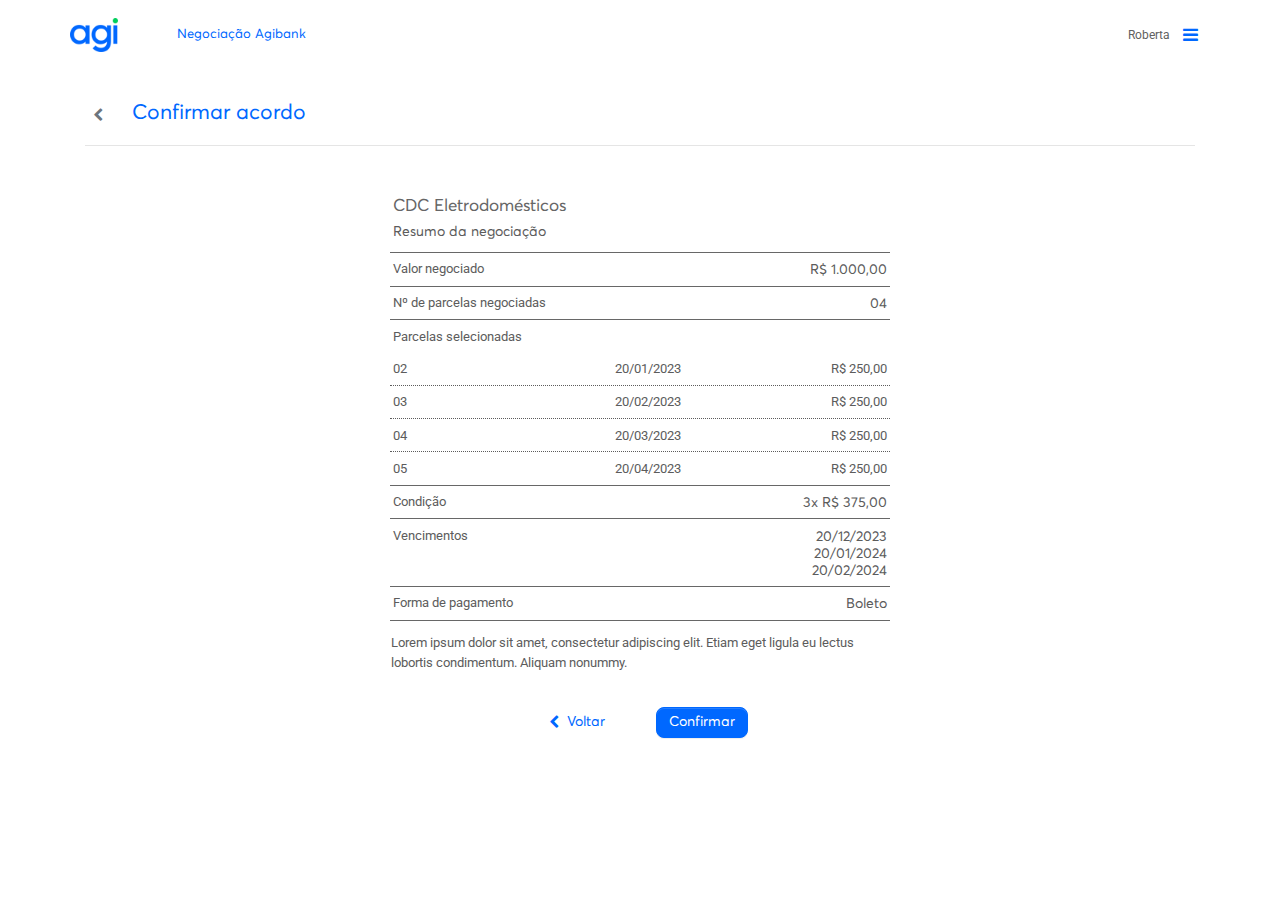
<file: acordo-cdc.html>
<!DOCTYPE html>
<html>

<head>
  <meta charset="utf-8">
  <meta name="viewport" content="width=device-width, initial-scale=1">
  <link rel="icon" href="img/favicon.ico">
  <link rel="stylesheet" href="https://cdnjs.cloudflare.com/ajax/libs/font-awesome/4.7.0/css/font-awesome.min.css" type="text/css">
  <link rel="stylesheet" href="theme.css" type="text/css">
  <title>Agibank - Portal de negociação</title>
</head>

<body>
  <!-- menu -->
  <nav class="navbar navbar-expand fixed-top">
    <div class="container"> <a class="navbar-brand text-primary" href="home.html">
        <img class="d-block" src="img/logo.png" height="34vh">
      </a>
      <!-- Topbar Navbar -->
      <p class="small title-space mb-2 mt-2 text-primary">Negociação Agibank</p>
      <ul class="navbar-nav ml-auto text-secondary"><a class="sidebar-brand d-flex align-items-right justify-content-right" href="index.html">
        </a>
        <!-- Nav Item - User Information -->
        <li class="nav-item dropdown no-arrow text-secondary">
          <a class="nav-link dropdown-toggle" href="#" id="userDropdown" role="button" data-toggle="dropdown" aria-haspopup="true" aria-expanded="false">
            <span class="mr-2">Roberta</span>
            <i class="fa fa-bars fa-fw fa-lg text-primary"></i>
          </a>
          <!-- Dropdown - User Information -->
          <div class="dropdown-menu dropdown-menu-right shadow animated--grow-in" aria-labelledby="userDropdown">
             <a class="dropdown-item" href="home.html">
              <i class="fa fa-home fa-sm fa-fw mr-2"></i> Início </a>
            <a class="dropdown-item" href="cadastro.html">
              <i class="fa fa-user-o fa-sm fa-fw mr-2"></i> Meu cadastro </a>
            <a class="dropdown-item" href="codigo.html">
              <i class="fa fa-key fa-sm fa-fw mr-2"></i> Alterar código </a>
            <div class="dropdown-divider"></div>
            <a class="dropdown-item" href="#" data-toggle="modal" data-target="#logout">
              <i class="fa fa-sign-out fa-sm fa-fw mr-2 text-gray-400"></i> Sair </a>
          </div>
        </li>
      </ul>
    </div>
  </nav>
  <!-- Content -->
  <div id="inside">
    <div class="container mb-3">
      <div class="row mt-3">
        <div class="col-12 col-lg-12">
          <button class="btn justify-content-left text-decoration-none btn-link flex-row d-flex align-items-center mr-3 float-left pl-1 pr-2 pt-2 pb-2" onclick="history.back()"><i class="fa fa-chevron-left fa-fw pull-left text-muted"></i></button>
          <h4 class="mb-2 text-primary">Confirmar acordo</h4>
          <hr class="mt-4">
        </div>
      </div>
    </div>
    <div class="container">
      <div class="row d-flex justify-content-center">
        <div class="flex-wrap col-acao pt-0 mt-0 col-lg-6">
          <div class="card no-border">
            <div class="card-header px-3">
              <div class="row">
                <div class="col-lg-12 col-12">
                  <h5>CDC Eletrodomésticos</h5>
                  <h6 class="text-body">Resumo da negociação</h6>
                </div>
              </div>
            </div>
            <div class="card-body mb-2 pb-2 pt-0">
              <div class="row border-top border-info mx-0 py-2 px-1">
                <hr class="my-2 border-info">
                <div class="col-6 px-0">
                  <p class="mb-0">Valor negociado</p>
                </div>
                <div class="col-6 px-0 text-right">
                  <h6 class="text-body mb-0 mt-1">R$ 1.000,00</h6>
                </div>
              </div>
              <div class="row border-top border-info mx-0 py-2 px-1">
                <hr class="my-2 border-info">
                <div class="px-0 col-8">
                  <p class="mb-0">Nº de parcelas negociadas</p>
                </div>
                <div class="px-0 text-right col-4">
                  <h6 class="text-body mb-0 mt-1">04</h6>
                </div>
              </div>
              <div class="row py-2 border-top border-info mx-0 px-1">
                <hr class="my-2 border-info">
                <div class="px-0 col-lg-12 col-12">
                  <p class="mb-0">Parcelas selecionadas</p>
                </div>
              </div>
              <div class="row py-2 border-info mx-0 px-1">
                <hr class="my-2 border-info">
                <div class="px-0 col-3 col-md-3">
                  <p class="mb-0">02</p>
                </div>
                <div class="px-0 text-right col-md-4 col-4">
                  <p class="mb-0">20/01/2023</p>
                </div>
                <div class="px-0 text-right col-md-5 col-5">
                  <p class="mb-0">R$ 250,00</p>
                </div>
              </div>
              <div class="row py-2 b-dotted mx-0 px-1">
                <hr class="my-2 border-info">
                <div class="px-0 col-3 col-md-3">
                  <p class="mb-0">03</p>
                </div>
                <div class="px-0 text-right col-md-4 col-4">
                  <p class="mb-0">20/02/2023</p>
                </div>
                <div class="px-0 text-right col-md-5 col-5">
                  <p class="mb-0">R$ 250,00</p>
                </div>
              </div>
              <div class="row py-2 b-dotted mx-0 px-1">
                <hr class="my-2 border-info">
                <div class="px-0 col-3 col-md-3">
                  <p class="mb-0">04</p>
                </div>
                <div class="px-0 text-right col-md-4 col-4">
                  <p class="mb-0">20/03/2023</p>
                </div>
                <div class="px-0 text-right col-md-5 col-5">
                  <p class="mb-0">R$ 250,00</p>
                </div>
              </div>
              <div class="row py-2 b-dotted mx-0 px-1">
                <hr class="my-2 border-info">
                <div class="px-0 col-3 col-md-3">
                  <p class="mb-0">05</p>
                </div>
                <div class="px-0 text-right col-md-4 col-4">
                  <p class="mb-0">20/04/2023</p>
                </div>
                <div class="px-0 text-right col-md-5 col-5">
                  <p class="mb-0">R$ 250,00</p>
                </div>
              </div>
              <div class="row py-2 border-info mx-0 border-top border-bottom px-1">
                <hr class="my-2 border-info">
                <div class="col-6 px-0">
                  <p class="mb-0">Condição</p>
                </div>
                <div class="col-6 px-0 text-right">
                  <h6 class="text-body mb-0 mt-1">3x R$ 375,00</h6>
                </div>
              </div>
              <div class="row py-2 border-info mx-0 border-bottom px-1">
                <hr class="my-2 border-info">
                <div class="col-6 px-0">
                  <p class="mb-0">Vencimentos</p>
                </div>
                <div class="col-6 px-0 text-right">
                  <h6 class="text-body mb-0 mt-1"> 20/12/2023<br> 20/01/2024<br> 20/02/2024<br></h6>
                </div>
              </div>
              <div class="row py-2 border-info mx-0 px-1 border-bottom">
                <hr class="my-2 border-info">
                <div class="col-6 px-0">
                  <p class="mb-0">Forma de pagamento</p>
                </div>
                <div class="col-6 px-0 text-right">
                  <h6 class="text-body mb-0 mt-1">Boleto</h6>
                </div>
              </div>
              <div class="row mt-3 mb-4 px-2">
                <div class="px-1 col-lg-12 col-11">
                  <p class="small pl-2"> Lorem ipsum dolor sit amet, consectetur adipiscing elit. Etiam eget ligula eu lectus lobortis condimentum. Aliquam nonummy.</p>
                </div>
              </div>
              <div class="row d-flex justify-content-center mt-3">
                <div class="text-center col-md-12"><a class="btn btn-link float- mr-5 mb-4" href="negociar-cdc.html"><i class="fa fa-chevron-left fa-fw pull-left mt-1"></i> Voltar</a><a class="btn mb-4 btn-primary" href="boletos.html">Confirmar</a></div>
              </div>
            </div>
          </div>
        </div>
      </div>
    </div>
  </div>
  <div class="modal fade mt-5" id="logout">
    <div class="modal-dialog modal-sm" role="document">
      <div class="modal-content">
        <div class="modal-header">
          <h5 class="modal-title text-body">Sair</h5> <button type="button" class="close" data-dismiss="modal"> <span>×</span> </button>
        </div>
        <div class="modal-body">
          <h6>Deseja encerrar a sessão?</h6>
        </div>
        <div class="modal-footer"> <button type="button" class="btn btn-dark px-5">Sair</button> <button type="button" class="btn btn-outline-dark" data-dismiss="modal">Voltar</button> </div>
      </div>
    </div>
  </div>
  <script src="https://code.jquery.com/jquery-3.3.1.slim.min.js" integrity="sha384-q8i/X+965DzO0rT7abK41JStQIAqVgRVzpbzo5smXKp4YfRvH+8abtTE1Pi6jizo" crossorigin="anonymous"></script>
  <script src="https://cdnjs.cloudflare.com/ajax/libs/popper.js/1.14.3/umd/popper.min.js" integrity="sha384-ZMP7rVo3mIykV+2+9J3UJ46jBk0WLaUAdn689aCwoqbBJiSnjAK/l8WvCWPIPm49" crossorigin="anonymous"></script>
  <script src="https://stackpath.bootstrapcdn.com/bootstrap/4.3.1/js/bootstrap.min.js" integrity="sha384-JjSmVgyd0p3pXB1rRibZUAYoIIy6OrQ6VrjIEaFf/nJGzIxFDsf4x0xIM+B07jRM" crossorigin="anonymous"></script>
   
</body>

</html>
</file>
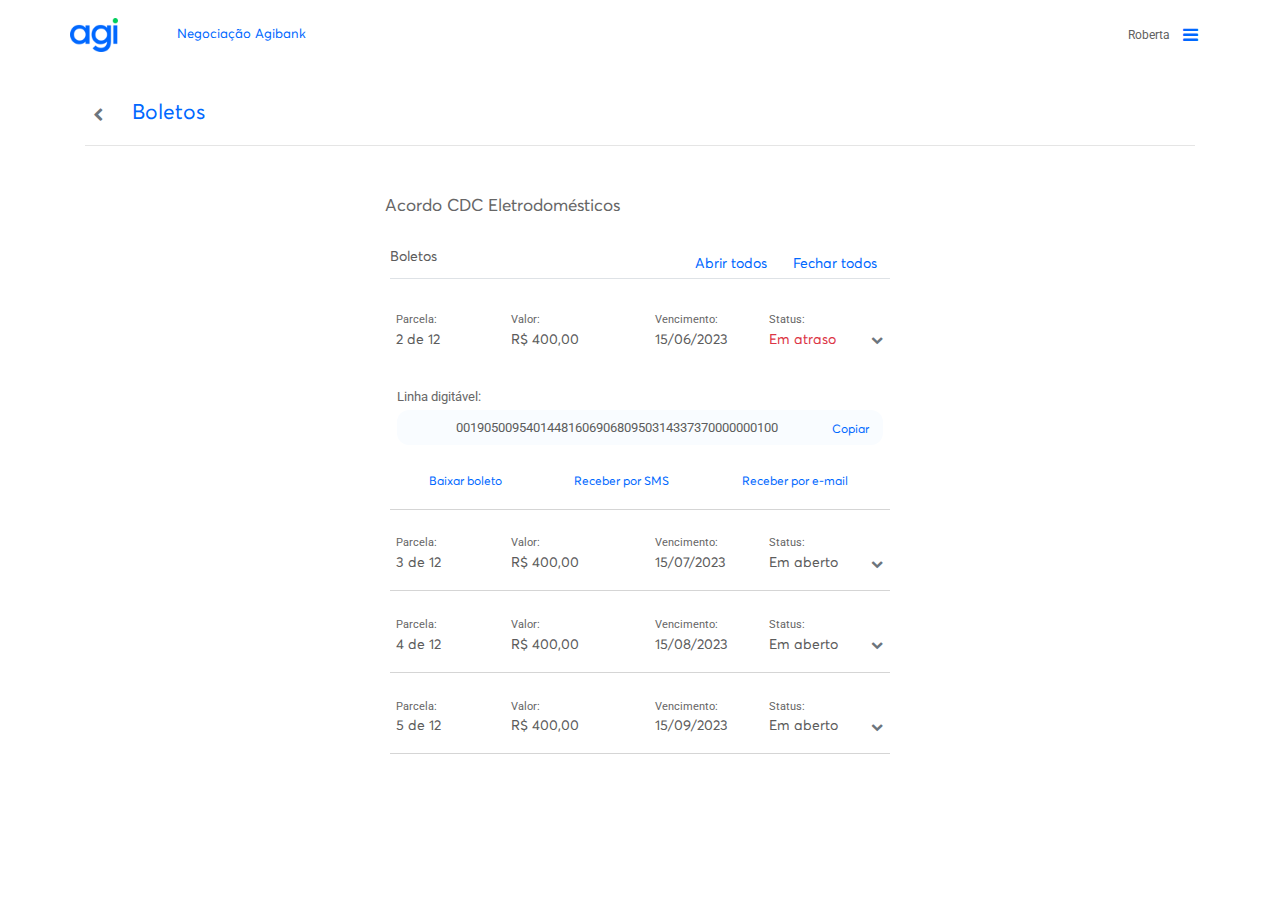
<file: boletos.html>
<!DOCTYPE html>
<html>

<head>
  <meta charset="utf-8">
  <meta name="viewport" content="width=device-width, initial-scale=1">
  <link rel="icon" href="img/favicon.ico">
  <link rel="stylesheet" href="https://cdnjs.cloudflare.com/ajax/libs/font-awesome/4.7.0/css/font-awesome.min.css" type="text/css">
  <link rel="stylesheet" href="theme.css" type="text/css">
  <title>Agibank - Portal de negociação</title>
</head>

<body>
  <!-- menu -->
  <nav class="navbar navbar-expand fixed-top">
    <div class="container"> <a class="navbar-brand text-primary" href="home.html">
        <img class="d-block" src="img/logo.png" height="34vh">
      </a>
      <!-- Topbar Navbar -->
      <p class="small title-space mb-2 mt-2 text-primary">Negociação Agibank</p>
      <ul class="navbar-nav ml-auto text-secondary"><a class="sidebar-brand d-flex align-items-right justify-content-right" href="index.html">
        </a>
        <!-- Nav Item - User Information -->
        <li class="nav-item dropdown no-arrow text-secondary">
          <a class="nav-link dropdown-toggle" href="#" id="userDropdown" role="button" data-toggle="dropdown" aria-haspopup="true" aria-expanded="false">
            <span class="mr-2">Roberta</span>
            <i class="fa fa-bars fa-fw fa-lg text-primary"></i>
          </a>
          <!-- Dropdown - User Information -->
          <div class="dropdown-menu dropdown-menu-right shadow animated--grow-in" aria-labelledby="userDropdown">
             <a class="dropdown-item" href="home.html">
              <i class="fa fa-home fa-sm fa-fw mr-2"></i> Início </a>
            <a class="dropdown-item" href="cadastro.html">
              <i class="fa fa-user-o fa-sm fa-fw mr-2"></i> Meu cadastro </a>
            <a class="dropdown-item" href="codigo.html">
              <i class="fa fa-key fa-sm fa-fw mr-2"></i> Alterar código </a>
            <div class="dropdown-divider"></div>
            <a class="dropdown-item" href="#" data-toggle="modal" data-target="#logout">
              <i class="fa fa-sign-out fa-sm fa-fw mr-2 text-gray-400"></i> Sair </a>
          </div>
        </li>
      </ul>
    </div>
  </nav>
  <!-- Content -->
  <div id="inside">
    <div class="container mb-3">
      <div class="row mt-3">
        <div class="col-12 col-lg-12">
          <button class="btn justify-content-left text-decoration-none btn-link flex-row d-flex align-items-center mr-3 float-left pl-1 pr-2 pt-2 pb-2" onclick="history.back()"><i class="fa fa-chevron-left fa-fw pull-left text-muted"></i></button>
          <h4 class="mb-2 text-primary" >Boletos</h4>
          <hr class="mt-4">
        </div>
      </div>
    </div>
    <div class="container">
      <div class="row d-flex justify-content-center" >
        <div class="d-inline-flex flex-wrap flex-column col-acao mt-0 pt-0 col-lg-6">
          <div class="card no-border">
            <div class="card-header">
              <div class="row">
                <div class="col-12">
                  <h5>Acordo CDC Eletrodomésticos</h5>
                </div>
              </div>
            </div>
            <div class="card-body">
              <div class="row">
                <div class="col-lg-12 col-12">
                  <!-- Boletos -->
                  <button id="toggleAccordions-hide" class="btn btn-link float-right btn-sm" type="button" data-toggle="collapse">Fechar todos</button>
                  <button id="toggleAccordions-show" class="btn btn-link float-right btn-sm" type="button" data-toggle="collapse">Abrir todos</button>
                  <h6 class="border-bottom pb-3 mb-0">Boletos</h6>
                  <hr class="my-1 border-light">
                  <div class="accordion" id="boleto">
                    <div class="card m-0 px-0 py-0">
                      <!--  boleto1-->
                      <div class="card-header p-2 pb-3" id="head1">
                        <div class="row mt-4">
                          <div class="col-lg-3 col-5">
                            <p class="mb-1 small">Parcela:</p>
                            <h6 class="text-body">2 de 12</h6>
                          </div>
                          <div class="pl-0 col-lg-3 col-7">
                            <p class="mb-1 small">Valor:</p>
                            <h6 class="text-body">R$ 400,00</h6>
                          </div>
                          <div class="col-lg-3 col-5">
                            <p class="mb-1 small">Vencimento:</p>
                            <h6 class="text-body">15/06/2023 </h6>
                          </div>
                          <div class="pl-0 col-lg-2 col-5">
                            <p class="small mb-1 ">Status:</p>
                            <h6 class="text-danger">Em atraso</h6>
                          </div>
                          <div class="text-center p-0 d-flex justify-content-center align-items-end col-lg-1 col-2">
                            <button class="btn btn-link text-muted mt-0" type="button" data-toggle="collapse" aria-expanded="true" aria-controls="collapse1" data-target="#collapse1"><i class="fa fa-chevron-down"></i></button>
                          </div>
                        </div>
                      </div>
                      <div id="collapse1" class="collapse show" aria-labelledby="heading1">
                        <div class="card-body px-4">
                          <div class="row">
                            <div class="col-xs-8 col-12 col-lg-12 px-1">
                              <p class="text-info mb-1">Linha digitável:</p><a class="btn btn-link btn-sm float-right mt-2 pl-1 pr-3" href="#">Copiar</a>
                              <p class="codebar">0019050095401448160690680950314337370000000100</p>
                            </div>
                            <div class="col-12 d-flex col-lg-12 flex-row px-0 mt-2 justify-content-around">
                              <a class="btn btn-link mr-1 mb-1 text-left" href="#">Baixar boleto</a>
                              <a class="btn mr-1 mb-1 btn-link text-left" href="#">Receber por SMS</a>
                              <a class="btn mr-1 mb-1 btn-link text-left" href="#">Receber por e-mail</a>
                            </div>
                          </div>
                        </div>
                      </div>
                    </div>
                    <!--  boleto2-->
                    <div class="card m-0 px-0 py-0">
                      <div class="card-header p-2 pb-3" id="head2">
                        <div class="row mt-4">
                          <div class="col-lg-3 col-5">
                            <p class="mb-1 small">Parcela:</p>
                            <h6 class="text-body">3 de 12</h6>
                          </div>
                          <div class="pl-0 col-lg-3 col-7">
                            <p class="mb-1 small">Valor:</p>
                            <h6 class="text-body">R$ 400,00</h6>
                          </div>
                          <div class="col-lg-3 col-5">
                            <p class="mb-1 small">Vencimento:</p>
                            <h6 class="text-body">15/07/2023 </h6>
                          </div>
                          <div class="pl-0 col-lg-2 col-5">
                            <p class="small mb-1 ">Status:</p>
                            <h6 class="text-body">Em aberto</h6>
                          </div>
                          <div class="text-center p-0 d-flex justify-content-center align-items-end col-lg-1 col-2">
                            <button class="btn btn-link text-muted mt-0" type="button" data-toggle="collapse" data-target="#collapse2" aria-expanded="false" aria-controls="collapse2"><i class="fa fa-chevron-down"></i></button>
                          </div>
                        </div>
                      </div>
                      <div id="collapse2" class="collapse" aria-labelledby="heading2">
                        <div class="card-body px-4">
                          <div class="row">
                            <div class="col-xs-8 col-12 col-lg-12 px-1">
                              <p class="text-info mb-1">Linha digitável:</p><a class="btn btn-link btn-sm float-right mt-2 pl-1 pr-3" href="#">Copiar</a>
                              <p class="codebar">0019050095401448160690680950314337370000000100</p>
                            </div>
                            <div class="col-12 d-flex col-lg-12 flex-row px-0 mt-2 justify-content-around">
                              <a class="btn btn-link mr-1 mb-1 text-left" href="#">Baixar boleto</a>
                              <a class="btn mr-1 mb-1 btn-link text-left" href="#">Receber por SMS</a>
                              <a class="btn mr-1 mb-1 btn-link text-left" href="#">Receber por e-mail</a>
                            </div>
                          </div>
                        </div>
                      </div>
                    </div>
                    <!--  boleto3-->
                    <div class="card m-0 px-0 py-0">
                      <div class="card-header p-2 pb-3" id="head3">
                        <div class="row mt-4">
                          <div class="col-lg-3 col-5">
                            <p class="mb-1 small">Parcela:</p>
                            <h6 class="text-body">4 de 12</h6>
                          </div>
                          <div class="pl-0 col-lg-3 col-7">
                            <p class="mb-1 small">Valor:</p>
                            <h6 class="text-body">R$ 400,00</h6>
                          </div>
                          <div class="col-lg-3 col-5">
                            <p class="mb-1 small">Vencimento:</p>
                            <h6 class="text-body">15/08/2023 </h6>
                          </div>
                          <div class="pl-0 col-lg-2 col-5">
                            <p class="small mb-1 ">Status:</p>
                            <h6 class="text-body">Em aberto</h6>
                          </div>
                          <div class="text-center p-0 d-flex justify-content-center align-items-end col-lg-1 col-2">
                            <button class="btn btn-link text-muted mt-0" type="button" data-toggle="collapse" data-target="#collapse3" aria-expanded="false" aria-controls="collapse1"><i class="fa fa-chevron-down"></i></button>
                          </div>
                        </div>
                      </div>
                      <div id="collapse3" class="collapse" aria-labelledby="heading3">
                        <div class="card-body px-4">
                          <div class="row">
                            <div class="col-xs-8 col-12 col-lg-12 px-1">
                              <p class="text-info mb-1">Linha digitável:</p><a class="btn btn-link btn-sm float-right mt-2 pl-1 pr-3" href="#">Copiar</a>
                              <p class="codebar">0019050095401448160690680950314337370000000100</p>
                            </div>
                            <div class="col-12 d-flex col-lg-12 flex-row px-0 mt-2 justify-content-around">
                              <a class="btn btn-link mr-1 mb-1 text-left" href="#">Baixar boleto</a>
                              <a class="btn mr-1 mb-1 btn-link text-left" href="#">Receber por SMS</a>
                              <a class="btn mr-1 mb-1 btn-link text-left" href="#">Receber por e-mail</a>
                            </div>
                          </div>
                        </div>
                      </div>
                    </div>
                    <!--  boleto4-->
                    <div class="card m-0 px-0 py-0">
                      <div class="card-header p-2 pb-3" id="head4">
                        <div class="row mt-4">
                          <div class="col-lg-3 col-5">
                            <p class="mb-1 small">Parcela:</p>
                            <h6 class="text-body">5 de 12</h6>
                          </div>
                          <div class="pl-0 col-lg-3 col-7">
                            <p class="mb-1 small">Valor:</p>
                            <h6 class="text-body">R$ 400,00</h6>
                          </div>
                          <div class="col-lg-3 col-5">
                            <p class="mb-1 small">Vencimento:</p>
                            <h6 class="text-body">15/09/2023 </h6>
                          </div>
                          <div class="pl-0 col-lg-2 col-5">
                            <p class="small mb-1 ">Status:</p>
                            <h6 class="text-body">Em aberto</h6>
                          </div>
                          <div class="text-center p-0 d-flex justify-content-center align-items-end col-lg-1 col-2">
                            <button class="btn btn-link text-muted mt-0" type="button" data-toggle="collapse" data-target="#collapse4" aria-expanded="false" aria-controls="collapse4"><i class="fa fa-chevron-down"></i></button>
                          </div>
                        </div>
                      </div>
                      <div id="collapse4" class="collapse" aria-labelledby="heading4">
                        <div class="card-body px-4">
                          <div class="row">
                            <div class="col-xs-8 col-12 col-lg-12 px-1">
                              <p class="text-info mb-1">Linha digitável:</p><a class="btn btn-link btn-sm float-right mt-2 pl-1 pr-3" href="#">Copiar</a>
                              <p class="codebar">0019050095401448160690680950314337370000000100</p>
                            </div>
                            <div class="col-12 d-flex col-lg-12 flex-row px-0 mt-2 justify-content-around">
                              <a class="btn btn-link mr-1 mb-1 text-left" href="#">Baixar boleto</a>
                              <a class="btn mr-1 mb-1 btn-link text-left" href="#">Receber por SMS</a>
                              <a class="btn mr-1 mb-1 btn-link text-left" href="#">Receber por e-mail</a>
                            </div>
                          </div>
                        </div>
                      </div>
                    </div>
                  </div>
                </div>
              </div>
            </div>
          </div>
        </div>
      </div>
    </div>
  </div>
  <div class="modal fade mt-5" id="logout">
    <div class="modal-dialog modal-sm" role="document">
      <div class="modal-content">
        <div class="modal-header">
          <h5 class="modal-title text-body">Sair</h5> <button type="button" class="close" data-dismiss="modal"> <span>×</span> </button>
        </div>
        <div class="modal-body">
          <h6>Deseja encerrar a sessão?</h6>
        </div>
        <div class="modal-footer"> <button type="button" class="btn btn-dark px-5">Sair</button> <button type="button" class="btn btn-outline-dark" data-dismiss="modal">Voltar</button> </div>
      </div>
    </div>
  </div>
  <script src="https://code.jquery.com/jquery-3.3.1.slim.min.js" integrity="sha384-q8i/X+965DzO0rT7abK41JStQIAqVgRVzpbzo5smXKp4YfRvH+8abtTE1Pi6jizo" crossorigin="anonymous"></script>
  <script src="https://cdnjs.cloudflare.com/ajax/libs/popper.js/1.14.3/umd/popper.min.js" integrity="sha384-ZMP7rVo3mIykV+2+9J3UJ46jBk0WLaUAdn689aCwoqbBJiSnjAK/l8WvCWPIPm49" crossorigin="anonymous"></script>
  <script src="https://stackpath.bootstrapcdn.com/bootstrap/4.3.1/js/bootstrap.min.js" integrity="sha384-JjSmVgyd0p3pXB1rRibZUAYoIIy6OrQ6VrjIEaFf/nJGzIxFDsf4x0xIM+B07jRM" crossorigin="anonymous"></script>
  <script>
    $(function() {
      $('#toggleAccordions-show').on('click', function(e) {
        $('#boleto .collapse').removeAttr("data-parent");
        $('#boleto .collapse').collapse('show');
      })
      $('#toggleAccordions-hide').on('click', function(e) {
        $('#boleto .collapse').attr("data-parent", "#boleto");
        $('#boleto .collapse').collapse('hide');
      })
    });
  </script>
   
</body>

</html>
</file>
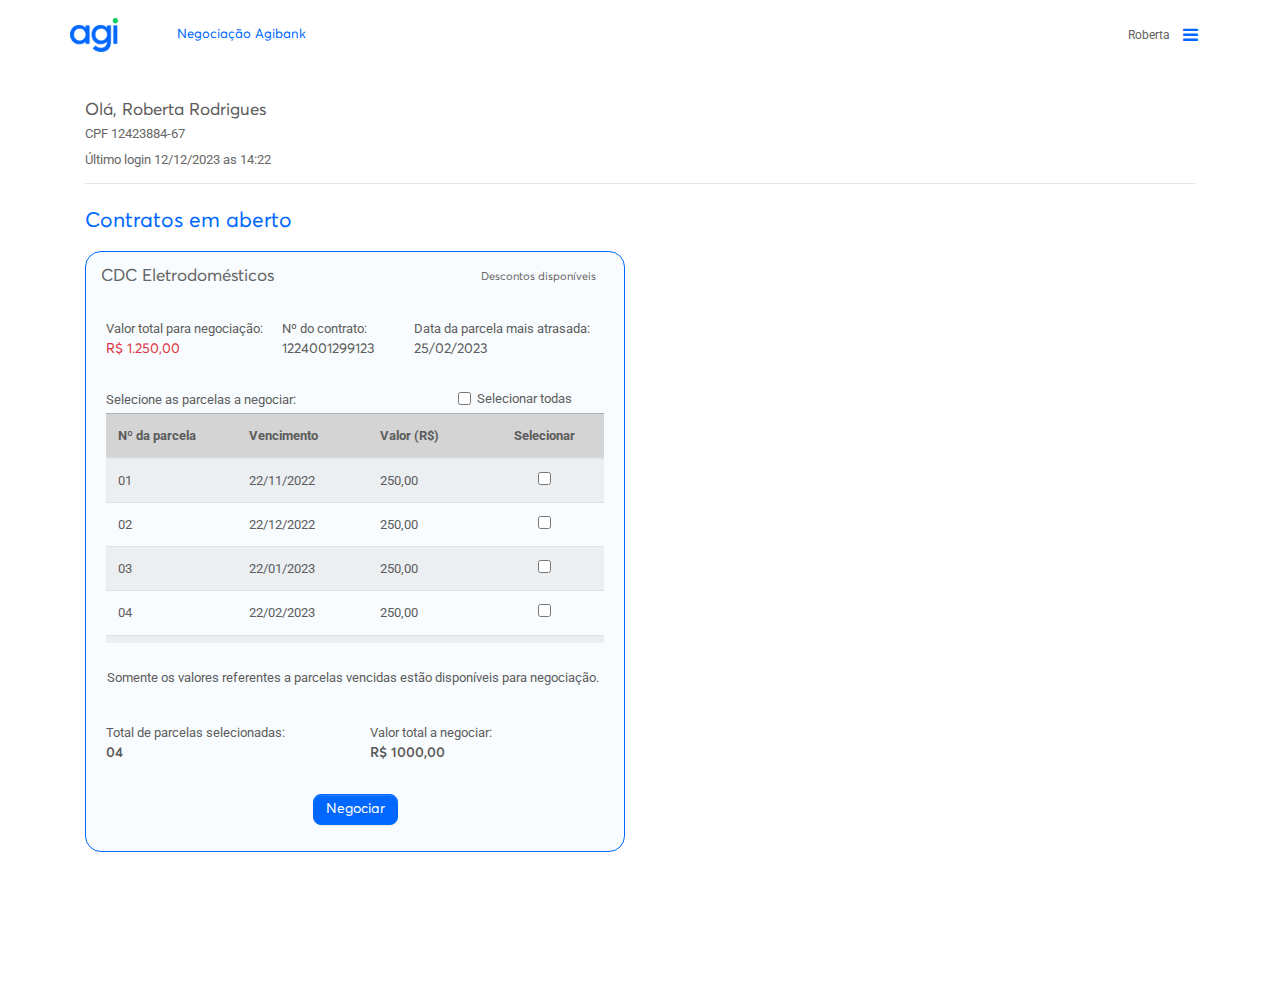
<file: home-cdc.html>
<!DOCTYPE html>
<html>

<head>
  <meta charset="utf-8">
  <meta name="viewport" content="width=device-width, initial-scale=1">
  <link rel="icon" href="img/favicon.ico">
  <link rel="stylesheet" href="https://cdnjs.cloudflare.com/ajax/libs/font-awesome/4.7.0/css/font-awesome.min.css" type="text/css">
  <link rel="stylesheet" href="theme.css" type="text/css">
  <title>Agibank - Portal de negociação</title>
</head>

<body>
  <!-- menu -->
  <nav class="navbar navbar-expand fixed-top">
    <div class="container"> <a class="navbar-brand text-primary" href="home.html">
        <img class="d-block" src="img/logo.png" height="34vh">
      </a>
      <!-- Topbar Navbar -->
      <p class="small title-space mb-2 mt-2 text-primary">Negociação Agibank</p>
      <ul class="navbar-nav ml-auto text-secondary"><a class="sidebar-brand d-flex align-items-right justify-content-right" href="index.html">
        </a>
        <!-- Nav Item - User Information -->
        <li class="nav-item dropdown no-arrow text-secondary">
          <a class="nav-link dropdown-toggle" href="#" id="userDropdown" role="button" data-toggle="dropdown" aria-haspopup="true" aria-expanded="false">
            <span class="mr-2">Roberta</span>
            <i class="fa fa-bars fa-fw fa-lg text-primary"></i>
          </a>
          <!-- Dropdown - User Information -->
          <div class="dropdown-menu dropdown-menu-right shadow animated--grow-in" aria-labelledby="userDropdown">
            <a class="dropdown-item" href="home.html">
              <i class="fa fa-home fa-sm fa-fw mr-2"></i> Início </a>
            <a class="dropdown-item" href="cadastro.html">
              <i class="fa fa-user-o fa-sm fa-fw mr-2"></i> Meu cadastro </a>
            <a class="dropdown-item" href="codigo.html">
              <i class="fa fa-key fa-sm fa-fw mr-2"></i> Alterar código </a>
            <div class="dropdown-divider"></div>
            <a class="dropdown-item" href="#" data-toggle="modal" data-target="#logout">
              <i class="fa fa-sign-out fa-sm fa-fw mr-2 text-gray-400"></i> Sair </a>
          </div>
        </li>
      </ul>
    </div>
  </nav>
  <!-- Content -->
  <div id="inside">
    <div class="container mb-3">
      <div class="row mt-3">
        <div class="col-12 col-lg-12">
          <h5 class="text-body mb-1">Olá, Roberta Rodrigues</h5>
          <p class="text-info mb-2">CPF 12423884-67</p>
          <p class="text-info mb-3">Último login 12/12/2023 as 14:22 </p>
          <hr>
        </div>
      </div>
    </div>
    <div class="container">
      <div class="row">
        <div class="col-12 text-body pr-0">
          <h4 class="mb-2 text-primary d-flex flex-row align-items-center">Contratos em aberto</h4>
        </div>
        <div class="d-inline-flex flex-wrap flex-column col-acao mt-0 pt-0 col-lg-6">
          <div class="card">
            <div class="card-header">
              <div class="row">
                <div class="col-12">
                  <h6 class="float-right small  py-1 px-3">Descontos disponíveis</h6>
                  <h5>CDC Eletrodomésticos</h5>
                </div>
              </div>
            </div>
            <div class="card-body">
              <div class="row">
                <div class="col-6 col-lg-4 pr-0">
                  <p class="mb-1">Valor total para negociação:</p>
                  <h6 class="text-danger">R$ 1.250,00</h6>
                </div>
                <div class="col-6 col-lg-3 pr-0">
                  <p class="mb-1">Nº do contrato:</p>
                  <h6 class="">1224001299123</h6>
                </div>
                <div class="col-6 col-lg-5 pr-0">
                  <p class="mb-1">Data da parcela mais atrasada:</p>
                  <h6 class="">25/02/2023</h6>
                </div>
              </div>
              <div class="row mt-4">
                <div class="col-lg-8 col-7 pr-0">
                  <p class="mb-1 mt-2">Selecione as parcelas a negociar:</p>
                </div>
                <div class="col-lg-4 d-flex align-items-center col-5">
                  <input type="checkbox" name="select-all" id="select-all" class="float-left">
                  <p class="ml-2 mr-0 mt-1 mb-1 small">Selecionar todas</p>
                </div>
              </div>
              <div class="row">
                <div class="col-lg-12 col-12 mb-3">
                  <div class="table-responsive table-1">
                    <table class="table table-hover table-striped">
                      <thead class="small">
                        <tr class="table-info">
                          <th scope="col" class="pr-1">Nº da parcela</th>
                          <th scope="col" class="">Vencimento</th>
                          <th scope="col" class="">Valor (R$)</th>
                          <th scope="col" class="text-center">Selecionar</th>
                        </tr>
                      </thead>
                      <tbody class="small">
                        <tr>
                          <td scope="row">01</td>
                          <td>22/11/2022</td>
                          <td>250,00</td>
                          <td class="text-center"><input type="checkbox" name="select" id="select"></td>
                        </tr>
                        <tr>
                          <td scope="row">02</td>
                          <td>22/12/2022</td>
                          <td>250,00</td>
                          <td class="text-center"><input type="checkbox" name="select" id="select"></td>
                        </tr>
                        <tr>
                          <td scope="row">03</td>
                          <td>22/01/2023</td>
                          <td>250,00</td>
                          <td class="text-center"><input type="checkbox" name="select" id="select"></td>
                        </tr>
                        <tr>
                          <td scope="row">04</td>
                          <td>22/02/2023</td>
                          <td>250,00</td>
                          <td class="text-center"><input type="checkbox" name="select" id="select"></td>
                        </tr>
                        <tr>
                          <td scope="row">05</td>
                          <td>22/03/2023</td>
                          <td>250,00</td>
                          <td class="text-center"><input type="checkbox" name="select" id="select"></td>
                        </tr>
                      </tbody>
                    </table>
                  </div>
                </div>
              </div>
              <div class="row mt-3 mb-4 px-2">
                <div class="px-1 col-lg-12 col-11">
                  <p class="small pl-2"> Somente os valores referentes a parcelas vencidas estão disponíveis para negociação. </p>
                </div>
              </div>
              <div class="row">
                <div class="col-6 col-lg-6">
                  <p class="mb-1">Total de parcelas selecionadas:</p>
                  <h6 class=""><b>04</b></h6>
                </div>
                <div class="col-6 col-lg-6">
                  <p class="mb-1">Valor total a negociar:</p>
                  <h6><b>R$ 1000,00</b></h6>
                </div>
              </div>
              <div class="row mt-3">
                <div class="text-center col-md-12 mt-3">
                  <a class="btn mb-2 btn-primary" href="negociar-cdc.html">Negociar</a>
                </div>
              </div>
            </div>
          </div>
        </div>
      </div>
    </div>
  </div>
  <div class="modal fade mt-5" id="logout">
    <div class="modal-dialog modal-sm" role="document">
      <div class="modal-content">
        <div class="modal-header">
          <h5 class="modal-title text-body">Sair</h5> <button type="button" class="close" data-dismiss="modal"> <span>×</span> </button>
        </div>
        <div class="modal-body">
          <h6>Deseja encerrar a sessão?</h6>
        </div>
        <div class="modal-footer"> <button type="button" class="btn btn-dark px-5">Sair</button> <button type="button" class="btn btn-outline-dark" data-dismiss="modal">Voltar</button> </div>
      </div>
    </div>
  </div>
  <script src="https://code.jquery.com/jquery-3.3.1.slim.min.js" integrity="sha384-q8i/X+965DzO0rT7abK41JStQIAqVgRVzpbzo5smXKp4YfRvH+8abtTE1Pi6jizo" crossorigin="anonymous"></script>
  <script src="https://cdnjs.cloudflare.com/ajax/libs/popper.js/1.14.3/umd/popper.min.js" integrity="sha384-ZMP7rVo3mIykV+2+9J3UJ46jBk0WLaUAdn689aCwoqbBJiSnjAK/l8WvCWPIPm49" crossorigin="anonymous"></script>
  <script src="https://stackpath.bootstrapcdn.com/bootstrap/4.3.1/js/bootstrap.min.js" integrity="sha384-JjSmVgyd0p3pXB1rRibZUAYoIIy6OrQ6VrjIEaFf/nJGzIxFDsf4x0xIM+B07jRM" crossorigin="anonymous"></script>
   
</body>

</html>
</file>
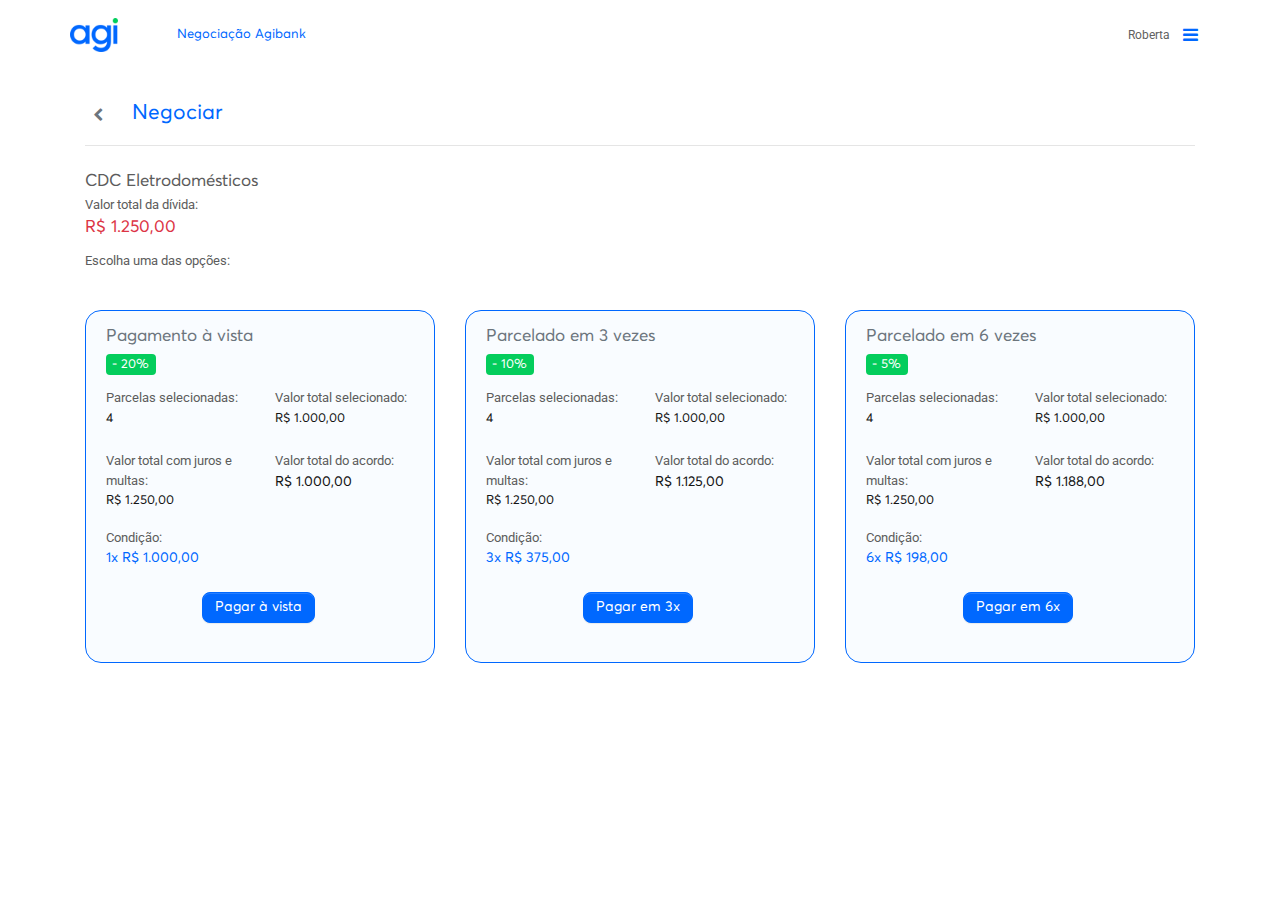
<file: negociar-cdc.html>
<!DOCTYPE html>
<html>

<head>
  <meta charset="utf-8">
  <meta name="viewport" content="width=device-width, initial-scale=1">
  <link rel="icon" href="img/favicon.ico">
  <link rel="stylesheet" href="https://cdnjs.cloudflare.com/ajax/libs/font-awesome/4.7.0/css/font-awesome.min.css" type="text/css">
  <link rel="stylesheet" href="theme.css" type="text/css">
  <title>Agibank - Portal de negociação</title>
</head>

<body>
  <!-- menu -->
  <nav class="navbar navbar-expand fixed-top">
    <div class="container"> <a class="navbar-brand text-primary" href="home.html">
        <img class="d-block" src="img/logo.png" height="34vh">
      </a>
      <!-- Topbar Navbar -->
      <p class="small title-space mb-2 mt-2 text-primary">Negociação Agibank</p>
      <ul class="navbar-nav ml-auto text-secondary"><a class="sidebar-brand d-flex align-items-right justify-content-right" href="index.html">
        </a>
        <!-- Nav Item - User Information -->
        <li class="nav-item dropdown no-arrow text-secondary">
          <a class="nav-link dropdown-toggle" href="#" id="userDropdown" role="button" data-toggle="dropdown" aria-haspopup="true" aria-expanded="false">
            <span class="mr-2">Roberta</span>
            <i class="fa fa-bars fa-fw fa-lg text-primary"></i>
          </a>
          <!-- Dropdown - User Information -->
          <div class="dropdown-menu dropdown-menu-right shadow animated--grow-in" aria-labelledby="userDropdown">
             <a class="dropdown-item" href="home.html">
              <i class="fa fa-home fa-sm fa-fw mr-2"></i> Início </a>
            <a class="dropdown-item" href="cadastro.html">
              <i class="fa fa-user-o fa-sm fa-fw mr-2"></i> Meu cadastro </a>
            <a class="dropdown-item" href="codigo.html">
              <i class="fa fa-key fa-sm fa-fw mr-2"></i> Alterar código </a>
            <div class="dropdown-divider"></div>
            <a class="dropdown-item" href="#" data-toggle="modal" data-target="#logout">
              <i class="fa fa-sign-out fa-sm fa-fw mr-2 text-gray-400"></i> Sair </a>
          </div>
        </li>
      </ul>
    </div>
  </nav>
  <!-- Content -->
  <div id="inside">
    <div class="container mb-3">
      <div class="row mt-3">
        <div class="col-12 col-lg-12">
          <button class="btn justify-content-left text-decoration-none btn-link flex-row d-flex align-items-center mr-3 float-left pl-1 pr-2 pt-2 pb-2" onclick="history.back()"><i class="fa fa-chevron-left fa-fw pull-left text-muted"></i></button>
          <h4 class="mb-2 text-primary">Negociar</h4>
          <hr class="mt-4">
        </div>
      </div>
      <div class="row mt-3">
        <div class="col-12 text-body pr-0 col-md-12">
          <h5 class="mb-1 d-flex flex-row align-items-center">CDC Eletrodomésticos</h5>
          <p class="mb-1">Valor total da dívida:</p>
          <h5 class="mb-3 text-danger">R$ 1.250,00</h5>
          <p class="">Escolha uma das opções:</p>
        </div>
      </div>
    </div>
    <div class="container">
      <div class="row">
        <div class="col-lg-4 col-sm-6">
          <div class="card">
            <div class="card-body pb-2 border-top-0 py-2">
              <div class="row">
                <div class="col-lg-12 col-12">
                  <h5 class="text-muted">Pagamento à vista</h5>
                  <h6 class="rounded small py-1 px-2 float-left text-white bg-secondary">- 20%</h6>
                </div>
              </div>
              <div class="row">
                <div class="col-lg-12 col-12">
                </div>
              </div>
              <div class="row pb-3">
                <div class="col-xs-8 col-lg-6 col-12 mt-2 pr-0 col-sm-6">
                  <p class="mb-1 small">Parcelas selecionadas:</p>
                  <h6 class="text-dark small">4</h6>
                </div>
                <div class="col-xs-8 col-lg-6 col-12 mt-2 pr-0 col-sm-6">
                  <p class="mb-1 small">Valor total selecionado:</p>
                  <h6 class="text-dark small">R$ 1.000,00</h6>
                </div>
              </div>
              <div class="row pb-3">
                <div class="col-xs-8 col-lg-6 col-12 pr-0 mt-2 col-sm-6">
                  <p class="mb-1 small">Valor total com juros e multas:</p>
                  <h6 class="text-dark small">R$ 1.250,00</h6>
                </div>
                <div class="col-xs-8 col-lg-6 col-12 mt-2 col-sm-6">
                  <p class="mb-1 small">Valor total do acordo:</p>
                  <h6 class="text-dark">R$ 1.000,00</h6>
                </div>
              </div>
              <div class="row pb-3">
                <div class="col-xs-8 col-lg-12 col-12">
                  <p class="mb-1 small">Condição:</p>
                  <h6 class="text-primary">1x R$ 1.000,00</h6>
                </div>
              </div>
              <div class="row pb-4 mt-2">
                <div class="col-xs-8 col-lg-12 col-12 text-center">
                  <a class="btn mr-1 mb-1 btn-primary" href="acordo-cdc.html">Pagar à vista</a>
                </div>
              </div>
            </div>
          </div>
        </div>
        <div class="col-lg-4 col-sm-6">
          <div class="card">
            <div class="card-body pb-2 border-top-0 py-2">
              <div class="row">
                <div class="col-lg-12 col-12">
                  <h5 class="text-muted">Parcelado em 3 vezes</h5>
                  <h6 class="rounded small py-1 px-2 float-left text-white bg-secondary">- 10%</h6>
                </div>
              </div>
              <div class="row">
                <div class="col-lg-12 col-12">
                </div>
              </div>
              <div class="row pb-3">
                <div class="col-xs-8 col-lg-6 col-12 mt-2 pr-0 col-sm-6">
                  <p class="mb-1 small">Parcelas selecionadas:</p>
                  <h6 class="text-dark small">4</h6>
                </div>
                <div class="col-xs-8 col-lg-6 mt-2 pr-0 col-6">
                  <p class="mb-1 small">Valor total selecionado:</p>
                  <h6 class="text-dark small">R$ 1.000,00</h6>
                </div>
              </div>
              <div class="row pb-3">
                <div class="col-xs-8 col-lg-6 col-12 pr-0 mt-2 col-sm-6">
                  <p class="mb-1 small">Valor total com juros e multas:</p>
                  <h6 class="text-dark small">R$ 1.250,00</h6>
                </div>
                <div class="col-xs-8 col-lg-6 col-12 mt-2 col-sm-6">
                  <p class="mb-1 small">Valor total do acordo:</p>
                  <h6 class="text-dark">R$ 1.125,00</h6>
                </div>
              </div>
              <div class="row pb-3">
                <div class="col-xs-8 col-lg-12 col-12">
                  <p class="mb-1 small">Condição:</p>
                  <h6 class="text-primary">3x R$ 375,00</h6>
                </div>
              </div>
              <div class="row pb-4 mt-2">
                <div class="col-xs-8 col-lg-12 col-12 text-center">
                  <a class="btn mr-1 mb-1 btn-primary" href="acordo-cdc.html">Pagar em 3x</a>
                </div>
              </div>
            </div>
          </div>
        </div>
        <div class="col-lg-4 col-sm-6">
          <div class="card">
            <div class="card-body pb-2 border-top-0 py-2">
              <div class="row">
                <div class="col-lg-12 col-12">
                  <h5 class="text-muted">Parcelado em 6 vezes</h5>
                  <h6 class="rounded small py-1 px-2 float-left text-white bg-secondary">- 5%</h6>
                </div>
              </div>
              <div class="row">
                <div class="col-lg-12 col-12">
                </div>
              </div>
              <div class="row pb-3">
                <div class="col-xs-8 col-lg-6 col-12 mt-2 pr-0 col-sm-6">
                  <p class="mb-1 small">Parcelas selecionadas:</p>
                  <h6 class="text-dark small">4</h6>
                </div>
                <div class="col-xs-8 col-lg-6 col-12 mt-2 pr-0 col-sm-6">
                  <p class="mb-1 small">Valor total selecionado:</p>
                  <h6 class="text-dark small">R$ 1.000,00</h6>
                </div>
              </div>
              <div class="row pb-3">
                <div class="col-xs-8 col-lg-6 col-12 pr-0 mt-2 col-sm-6">
                  <p class="mb-1 small">Valor total com juros e multas:</p>
                  <h6 class="text-dark small">R$ 1.250,00</h6>
                </div>
                <div class="col-xs-8 col-lg-6 col-12 mt-2 col-sm-6">
                  <p class="mb-1 small">Valor total do acordo:</p>
                  <h6 class="text-dark">R$ 1.188,00</h6>
                </div>
              </div>
              <div class="row pb-3">
                <div class="col-xs-8 col-lg-12 col-12">
                  <p class="mb-1 small">Condição:</p>
                  <h6 class="text-primary">6x R$ 198,00</h6>
                </div>
              </div>
              <div class="row pb-4 mt-2">
                <div class="col-xs-8 col-lg-12 col-12 text-center">
                  <a class="btn mr-1 mb-1 btn-primary" href="acordo-cdc.html">Pagar em 6x</a>
                </div>
              </div>
            </div>
          </div>
        </div>
      </div>
      <div class="row">
      </div>
    </div>
  </div>
  <div class="modal fade mt-5" id="logout">
    <div class="modal-dialog modal-sm" role="document">
      <div class="modal-content">
        <div class="modal-header">
          <h5 class="modal-title text-body">Sair</h5> <button type="button" class="close" data-dismiss="modal"> <span>×</span> </button>
        </div>
        <div class="modal-body">
          <h6>Deseja encerrar a sessão?</h6>
        </div>
        <div class="modal-footer"> <button type="button" class="btn btn-dark px-5">Sair</button> <button type="button" class="btn btn-outline-dark" data-dismiss="modal">Voltar</button> </div>
      </div>
    </div>
  </div>
  <script src="https://code.jquery.com/jquery-3.3.1.slim.min.js" integrity="sha384-q8i/X+965DzO0rT7abK41JStQIAqVgRVzpbzo5smXKp4YfRvH+8abtTE1Pi6jizo" crossorigin="anonymous"></script>
  <script src="https://cdnjs.cloudflare.com/ajax/libs/popper.js/1.14.3/umd/popper.min.js" integrity="sha384-ZMP7rVo3mIykV+2+9J3UJ46jBk0WLaUAdn689aCwoqbBJiSnjAK/l8WvCWPIPm49" crossorigin="anonymous"></script>
  <script src="https://stackpath.bootstrapcdn.com/bootstrap/4.3.1/js/bootstrap.min.js" integrity="sha384-JjSmVgyd0p3pXB1rRibZUAYoIIy6OrQ6VrjIEaFf/nJGzIxFDsf4x0xIM+B07jRM" crossorigin="anonymous"></script>
   
</body>

</html>
</file>
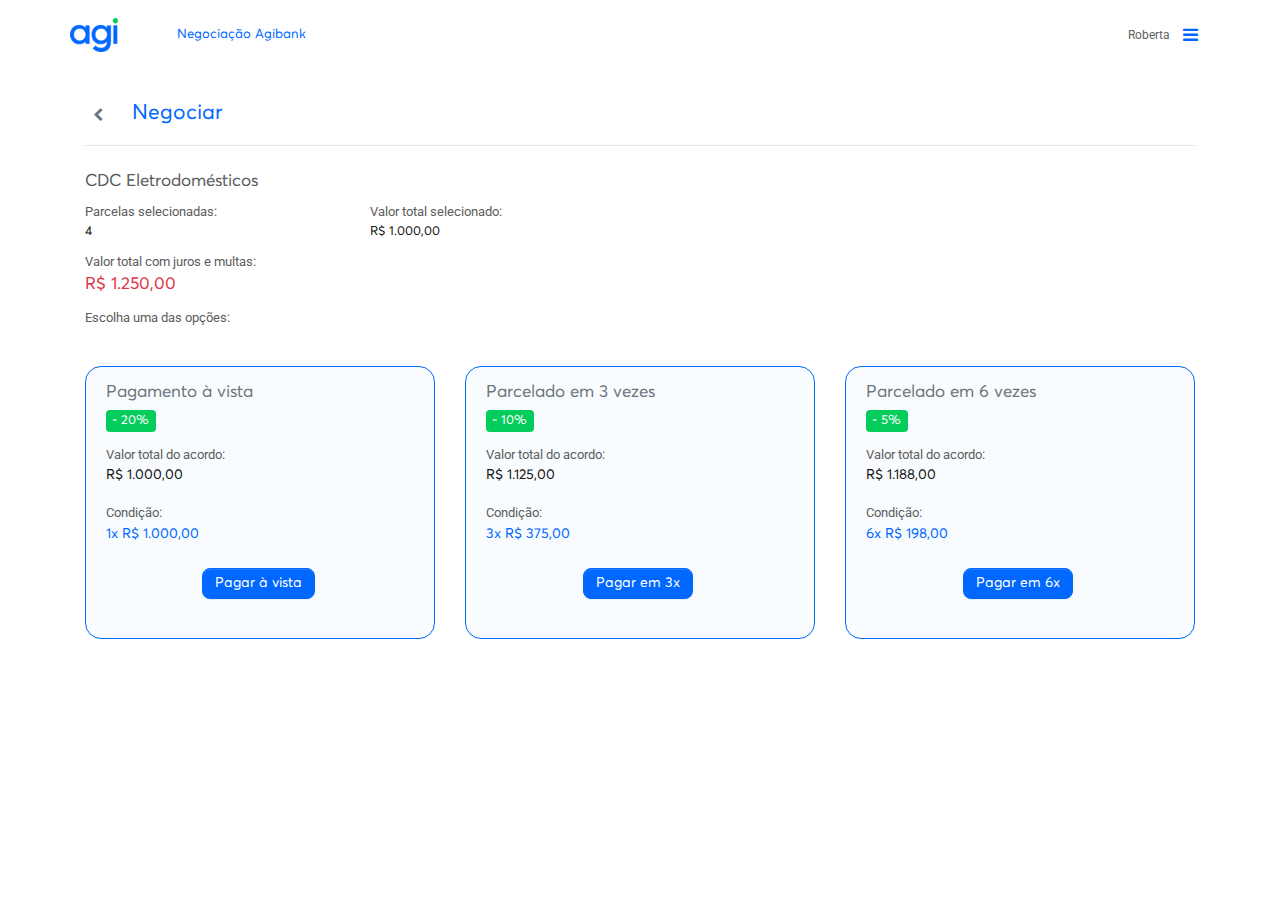
<file: negociar-cdc2.html>
<!DOCTYPE html>
<html>

<head>
  <meta charset="utf-8">
  <meta name="viewport" content="width=device-width, initial-scale=1">
  <link rel="icon" href="img/favicon.ico">
  <link rel="stylesheet" href="https://cdnjs.cloudflare.com/ajax/libs/font-awesome/4.7.0/css/font-awesome.min.css" type="text/css">
  <link rel="stylesheet" href="theme.css" type="text/css">
  <title>Agibank - Portal de negociação</title>
</head>

<body>
  <!-- menu -->
  <nav class="navbar navbar-expand fixed-top">
    <div class="container"> <a class="navbar-brand text-primary" href="home.html">
        <img class="d-block" src="img/logo.png" height="34vh">
      </a>
      <!-- Topbar Navbar -->
      <p class="small title-space mb-2 mt-2 text-primary">Negociação Agibank</p>
      <ul class="navbar-nav ml-auto text-secondary"><a class="sidebar-brand d-flex align-items-right justify-content-right" href="index.html">
        </a>
        <!-- Nav Item - User Information -->
        <li class="nav-item dropdown no-arrow text-secondary">
          <a class="nav-link dropdown-toggle" href="#" id="userDropdown" role="button" data-toggle="dropdown" aria-haspopup="true" aria-expanded="false">
            <span class="mr-2">Roberta</span>
            <i class="fa fa-bars fa-fw fa-lg text-primary"></i>
          </a>
          <!-- Dropdown - User Information -->
          <div class="dropdown-menu dropdown-menu-right shadow animated--grow-in" aria-labelledby="userDropdown">
            <a class="dropdown-item" href="cadastro.html">
              <i class="fa fa-home fa-sm fa-fw mr-2"></i> Início </a>
            <a class="dropdown-item" href="home.html">
              <i class="fa fa-user-o fa-sm fa-fw mr-2"></i> Meu cadastro </a>
            <a class="dropdown-item" href="codigo.html">
              <i class="fa fa-key fa-sm fa-fw mr-2"></i> Alterar código </a>
            <div class="dropdown-divider"></div>
            <a class="dropdown-item" href="#" data-toggle="modal" data-target="#logout">
              <i class="fa fa-sign-out fa-sm fa-fw mr-2 text-gray-400"></i> Sair </a>
          </div>
        </li>
      </ul>
    </div>
  </nav>
  <!-- Content -->
  <div id="inside">
    <div class="container mb-3">
      <div class="row mt-3">
        <div class="col-12 col-lg-12">
          <button class="btn justify-content-left text-decoration-none btn-link flex-row d-flex align-items-center mr-3 float-left pl-1 pr-2 pt-2 pb-2" onclick="history.back()"><i class="fa fa-chevron-left fa-fw pull-left text-muted"></i></button>
          <h4 class="mb-2 text-primary">Negociar</h4>
          <hr class="mt-4">
        </div>
      </div>
      <div class="row mt-3">
        <div class="col-12 text-body pr-0 col-md-12">
          <h5 class="mb-1 d-flex flex-row align-items-center">CDC Eletrodomésticos</h5>
        </div>
      </div>
      <div class="row">
        <div class="col-xs-8 mt-2 pr-0 col-sm-6 col-lg-3 col-6">
          <p class="mb-1 small">Parcelas selecionadas:</p>
          <h6 class="text-dark small">4</h6>
        </div>
        <div class="col-xs-8 col-lg-6 mt-2 pr-0 col-sm-6 col-6">
          <p class="mb-1 small">Valor total selecionado:</p>
          <h6 class="text-dark small">R$ 1.000,00</h6>
        </div>
      </div>
      <div class="row pb-0">
        <div class="col-xs-8 col-lg-12 col-12 pr-0 mt-2 col-sm-6">
          <p class="mb-1 small">Valor total com juros e multas:</p>
          <h5 class="mb-3 text-danger">R$ 1.250,00</h5>
          <p class="">Escolha uma das opções:</p>
        </div>
      </div>
    </div>
    <div class="container">
      <div class="row">
        <div class="col-lg-4 col-sm-6">
          <div class="card">
            <div class="card-body pb-2 border-top-0 py-2">
              <div class="row">
                <div class="col-lg-12 col-12">
                  <h5 class="text-muted">Pagamento à vista</h5>
                  <h6 class="rounded small py-1 px-2 float-left text-white bg-secondary">- 20%</h6>
                </div>
              </div>
              <div class="row">
                <div class="col-lg-12 col-12">
                </div>
              </div>
              <div class="row pb-3">
                <div class="col-xs-8 col-lg-12 col-12 mt-2 col-sm-6">
                  <p class="mb-1 small"  >Valor total do acordo:</p>
                  <h6 class="text-dark">R$ 1.000,00</h6>
                </div>
              </div>
              <div class="row pb-3">
                <div class="col-xs-8 col-lg-12 col-12">
                  <p class="mb-1 small"  >Condição:</p>
                  <h6 class="text-primary">1x R$ 1.000,00</h6>
                </div>
              </div>
              <div class="row pb-4 mt-2">
                <div class="col-xs-8 col-lg-12 col-12 text-center">
                  <a class="btn mr-1 mb-1 btn-primary" href="confirmar-acordo-a.html">Pagar à vista</a>
                </div>
              </div>
            </div>
          </div>
        </div>
        <div class="col-lg-4 col-sm-6">
          <div class="card">
            <div class="card-body pb-2 border-top-0 py-2">
              <div class="row">
                <div class="col-lg-12 col-12">
                  <h5 class="text-muted">Parcelado em 3 vezes</h5>
                  <h6 class="rounded small py-1 px-2 float-left text-white bg-secondary">- 10%</h6>
                </div>
              </div>
              <div class="row">
                <div class="col-lg-12 col-12">
                </div>
              </div>
              <div class="row pb-3">
                <div class="col-xs-8 col-lg-12 col-12 mt-2">
                  <p class="mb-1 small"  >Valor total do acordo:</p>
                  <h6 class="text-dark">R$ 1.125,00</h6>
                </div>
              </div>
              <div class="row pb-3">
                <div class="col-xs-8 col-lg-12 col-12">
                  <p class="mb-1 small"  >Condição:</p>
                  <h6 class="text-primary">3x R$ 375,00</h6>
                </div>
              </div>
              <div class="row pb-4 mt-2">
                <div class="col-xs-8 col-lg-12 col-12 text-center">
                  <a class="btn mr-1 mb-1 btn-primary" href="confirmar-acordo-b.html">Pagar em 3x</a>
                </div>
              </div>
            </div>
          </div>
        </div>
        <div class="col-lg-4 col-sm-6">
          <div class="card">
            <div class="card-body pb-2 border-top-0 py-2">
              <div class="row">
                <div class="col-lg-12 col-12">
                  <h5 class="text-muted">Parcelado em 6 vezes</h5>
                  <h6 class="rounded small py-1 px-2 float-left text-white bg-secondary">- 5%</h6>
                </div>
              </div>
              <div class="row">
                <div class="col-lg-12 col-12">
                </div>
              </div>
              <div class="row pb-3">
                <div class="col-xs-8 col-lg-12 col-12 mt-2">
                  <p class="mb-1 small"  >Valor total do acordo:</p>
                  <h6 class="text-dark">R$ 1.188,00</h6>
                </div>
              </div>
              <div class="row pb-3">
                <div class="col-xs-8 col-lg-12 col-12">
                  <p class="mb-1 small"  >Condição:</p>
                  <h6 class="text-primary">6x R$ 198,00</h6>
                </div>
              </div>
              <div class="row pb-4 mt-2">
                <div class="col-xs-8 col-lg-12 col-12 text-center">
                  <a class="btn mr-1 mb-1 btn-primary" href="confirmar-acordo-c.html">Pagar em 6x</a>
                </div>
              </div>
            </div>
          </div>
        </div>
      </div>
      <div class="row">
      </div>
    </div>
  </div>
  <div class="modal fade mt-5" id="logout">
    <div class="modal-dialog modal-sm" role="document">
      <div class="modal-content">
        <div class="modal-header">
          <h5 class="modal-title text-body">Sair</h5> <button type="button" class="close" data-dismiss="modal"> <span>×</span> </button>
        </div>
        <div class="modal-body">
          <h6>Deseja encerrar a sessão?</h6>
        </div>
        <div class="modal-footer"> <button type="button" class="btn btn-dark px-5">Sair</button> <button type="button" class="btn btn-outline-dark" data-dismiss="modal">Voltar</button> </div>
      </div>
    </div>
  </div>
  <script src="https://code.jquery.com/jquery-3.3.1.slim.min.js" integrity="sha384-q8i/X+965DzO0rT7abK41JStQIAqVgRVzpbzo5smXKp4YfRvH+8abtTE1Pi6jizo" crossorigin="anonymous"></script>
  <script src="https://cdnjs.cloudflare.com/ajax/libs/popper.js/1.14.3/umd/popper.min.js" integrity="sha384-ZMP7rVo3mIykV+2+9J3UJ46jBk0WLaUAdn689aCwoqbBJiSnjAK/l8WvCWPIPm49" crossorigin="anonymous"></script>
  <script src="https://stackpath.bootstrapcdn.com/bootstrap/4.3.1/js/bootstrap.min.js" integrity="sha384-JjSmVgyd0p3pXB1rRibZUAYoIIy6OrQ6VrjIEaFf/nJGzIxFDsf4x0xIM+B07jRM" crossorigin="anonymous"></script>
  
</body>

</html>
</file>
<file: theme.css>
/* 
@import url('https://fonts.googleapis.com/css?family=Roboto:400');
@import url('https://fonts.googleapis.com/css?family=OpenSans:400');
*/
@import url("https://fonts.googleapis.com/css?family=Roboto:400");
@font-face {
  font-family: 'AvertaStd';
  font-style: bold;
  font-weight: 600;
  font-display: swap;
  src: url("font/AvertaStd-Semibold.otf") format("opentype"), url("font/AvertaStd-Semibold.ttf") format("truetype"), url("font/AvertaStd-Semibold.woff") format("opentype"); }

@font-face {
  font-family: 'AvertaStd';
  font-style: normal;
  font-weight: 400;
  font-display: swap;
  src: url("font/AvertaStd-Regular.otf") format("opentype"), url("font/AvertaStd-Regular.ttf") format("truetype"), url("font/AvertaStd-Regular.woff") format("opentype"); }

/*!
 * Bootstrap v4.3.1 (https://getbootstrap.com/)
 * Copyright 2011-2019 The Bootstrap Authors
 * Copyright 2011-2019 Twitter, Inc.
 * Licensed under MIT (https://github.com/twbs/bootstrap/blob/master/LICENSE)
 */
:root {
  --blue: #007bff;
  --indigo: #6610f2;
  --purple: #6f42c1;
  --pink: #e83e8c;
  --red: #dc3545;
  --orange: #fd7e14;
  --yellow: #ffc107;
  --green: #28a745;
  --teal: #20c997;
  --cyan: #17a2b8;
  --white: #fff;
  --gray: #6c757d;
  --gray-dark: #343a40;
  --primary: #0068FF;
  --secondary: #04CD5C;
  --success: #2CCC6E;
  --info: #676767;
  --warning: #ffc107;
  --danger: #dc3545;
  --light: #fff;
  --dark: #151515;
  --breakpoint-xs: 0;
  --breakpoint-sm: 576px;
  --breakpoint-md: 768px;
  --breakpoint-lg: 992px;
  --breakpoint-xl: 1200px;
  --font-family-sans-serif: -apple-system, BlinkMacSystemFont, "Segoe UI", Roboto, "Helvetica Neue", Arial, "Noto Sans", sans-serif, "Apple Color Emoji", "Segoe UI Emoji", "Segoe UI Symbol", "Noto Color Emoji";
  --font-family-monospace: SFMono-Regular, Menlo, Monaco, Consolas, "Liberation Mono", "Courier New", monospace; }

*,
*::before,
*::after {
  box-sizing: border-box; }

html {
  font-family: sans-serif;
  line-height: 1.15;
  -webkit-text-size-adjust: 100%;
  -webkit-tap-highlight-color: rgba(0, 0, 0, 0); }

article, aside, figcaption, figure, footer, header, hgroup, main, nav, section {
  display: block; }

body {
  margin: 0;
  font-family: "Roboto", sans-serif;
  font-size: 1rem;
  font-weight: 400;
  line-height: 1.5;
  color: #5c5c5c;
  text-align: left;
  background-color: #fff; }

[tabindex="-1"]:focus {
  outline: 0 !important; }

hr {
  box-sizing: content-box;
  height: 0;
  overflow: visible; }

h1, h2, h3, h4, h5, h6 {
  margin-top: 0;
  margin-bottom: 0.4rem; }

p {
  margin-top: 0;
  margin-bottom: 1rem; }

abbr[title],
abbr[data-original-title] {
  text-decoration: underline;
  -webkit-text-decoration: underline dotted;
          text-decoration: underline dotted;
  cursor: help;
  border-bottom: 0;
  text-decoration-skip-ink: none; }

address {
  margin-bottom: 1rem;
  font-style: normal;
  line-height: inherit; }

ol,
ul,
dl {
  margin-top: 0;
  margin-bottom: 1rem; }

ol ol,
ul ul,
ol ul,
ul ol {
  margin-bottom: 0; }

dt {
  font-weight: 700; }

dd {
  margin-bottom: .5rem;
  margin-left: 0; }

blockquote {
  margin: 0 0 1rem; }

b,
strong {
  font-weight: bolder; }

small {
  font-size: 80%; }

sub,
sup {
  position: relative;
  font-size: 75%;
  line-height: 0;
  vertical-align: baseline; }

sub {
  bottom: -.25em; }

sup {
  top: -.5em; }

a {
  color: #0068FF;
  text-decoration: none;
  background-color: transparent; }
  a:hover {
    color: #0049b3;
    text-decoration: underline; }

a:not([href]):not([tabindex]) {
  color: inherit;
  text-decoration: none; }
  a:not([href]):not([tabindex]):hover, a:not([href]):not([tabindex]):focus {
    color: inherit;
    text-decoration: none; }
  a:not([href]):not([tabindex]):focus {
    outline: 0; }

pre,
code,
kbd,
samp {
  font-family: SFMono-Regular, Menlo, Monaco, Consolas, "Liberation Mono", "Courier New", monospace;
  font-size: 1em; }

pre {
  margin-top: 0;
  margin-bottom: 1rem;
  overflow: auto; }

figure {
  margin: 0 0 1rem; }

img {
  vertical-align: middle;
  border-style: none; }

svg {
  overflow: hidden;
  vertical-align: middle; }

table {
  border-collapse: collapse; }

caption {
  padding-top: 0.75rem;
  padding-bottom: 0.75rem;
  color: #6c757d;
  text-align: left;
  caption-side: bottom; }

th {
  text-align: inherit; }

label {
  display: inline-block;
  margin-bottom: 0.5rem; }

button {
  border-radius: 0; }

button:focus {
  outline: 1px dotted;
  outline: 5px auto -webkit-focus-ring-color; }

input,
button,
select,
optgroup,
textarea {
  margin: 0;
  font-family: inherit;
  font-size: inherit;
  line-height: inherit; }

button,
input {
  overflow: visible; }

button,
select {
  text-transform: none; }

select {
  word-wrap: normal; }

button,
[type="button"],
[type="reset"],
[type="submit"] {
  -webkit-appearance: button; }

button:not(:disabled),
[type="button"]:not(:disabled),
[type="reset"]:not(:disabled),
[type="submit"]:not(:disabled) {
  cursor: pointer; }

button::-moz-focus-inner,
[type="button"]::-moz-focus-inner,
[type="reset"]::-moz-focus-inner,
[type="submit"]::-moz-focus-inner {
  padding: 0;
  border-style: none; }

input[type="radio"],
input[type="checkbox"] {
  box-sizing: border-box;
  padding: 0; }

input[type="date"],
input[type="time"],
input[type="datetime-local"],
input[type="month"] {
  -webkit-appearance: listbox; }

textarea {
  overflow: auto;
  resize: vertical; }

fieldset {
  min-width: 0;
  padding: 0;
  margin: 0;
  border: 0; }

legend {
  display: block;
  width: 100%;
  max-width: 100%;
  padding: 0;
  margin-bottom: .5rem;
  font-size: 1.5rem;
  line-height: inherit;
  color: inherit;
  white-space: normal; }

progress {
  vertical-align: baseline; }

[type="number"]::-webkit-inner-spin-button,
[type="number"]::-webkit-outer-spin-button {
  height: auto; }

[type="search"] {
  outline-offset: -2px;
  -webkit-appearance: none; }

[type="search"]::-webkit-search-decoration {
  -webkit-appearance: none; }

::-webkit-file-upload-button {
  font: inherit;
  -webkit-appearance: button; }

output {
  display: inline-block; }

summary {
  display: list-item;
  cursor: pointer; }

template {
  display: none; }

[hidden] {
  display: none !important; }

h1, h2, h3, h4, h5, h6,
.h1, .h2, .h3, .h4, .h5, .h6 {
  margin-bottom: 0.4rem;
  font-family: "AvertaStd";
  font-weight: 500;
  line-height: 1.2; }

h1, .h1 {
  font-size: 2.5rem; }

h2, .h2 {
  font-size: 2rem; }

h3, .h3 {
  font-size: 1.75rem; }

h4, .h4 {
  font-size: 1.5rem; }

h5, .h5 {
  font-size: 1.25rem; }

h6, .h6 {
  font-size: 1rem; }

.lead {
  font-size: 1.3rem;
  font-weight: 300; }

.display-1 {
  font-size: 6rem;
  font-weight: 300;
  line-height: 1.2; }

.display-2 {
  font-size: 5.5rem;
  font-weight: 300;
  line-height: 1.2; }

.display-3 {
  font-size: 4.5rem;
  font-weight: 300;
  line-height: 1.2; }

.display-4 {
  font-size: 3.5rem;
  font-weight: 300;
  line-height: 1.2; }

hr {
  margin-top: 0.8rem;
  margin-bottom: 0.8rem;
  border: 0;
  border-top: 1px solid rgba(0, 0, 0, 0.1); }

small,
.small {
  font-size: 80%;
  font-weight: 400; }

mark,
.mark {
  padding: 0.2em;
  background-color: #fcf8e3; }

.list-unstyled {
  padding-left: 0;
  list-style: none; }

.list-inline {
  padding-left: 0;
  list-style: none; }

.list-inline-item {
  display: inline-block; }
  .list-inline-item:not(:last-child) {
    margin-right: 0.5rem; }

.initialism {
  font-size: 90%;
  text-transform: uppercase; }

.blockquote {
  margin-bottom: 0.8rem;
  font-size: 1.25rem; }

.blockquote-footer {
  display: block;
  font-size: 80%;
  color: #6c757d; }
  .blockquote-footer::before {
    content: "\2014\00A0"; }

.img-fluid {
  max-width: 100%;
  height: auto; }

.img-thumbnail {
  padding: 0.25rem;
  background-color: #fff;
  border: 1px solid #dee2e6;
  border-radius: 0.25rem;
  box-shadow: 0 1px 2px rgba(0, 0, 0, 0.075);
  max-width: 100%;
  height: auto; }

.figure {
  display: inline-block; }

.figure-img {
  margin-bottom: 0.4rem;
  line-height: 1; }

.figure-caption {
  font-size: 90%;
  color: #6c757d; }

code {
  font-size: 87.5%;
  color: #e83e8c;
  word-break: break-word; }
  a > code {
    color: inherit; }

kbd {
  padding: 0.2rem 0.4rem;
  font-size: 87.5%;
  color: #fff;
  background-color: #212529;
  border-radius: 0.2rem;
  box-shadow: inset 0 -0.1rem 0 rgba(0, 0, 0, 0.25); }
  kbd kbd {
    padding: 0;
    font-size: 100%;
    font-weight: 700;
    box-shadow: none; }

pre {
  display: block;
  font-size: 87.5%;
  color: #212529; }
  pre code {
    font-size: inherit;
    color: inherit;
    word-break: normal; }

.pre-scrollable {
  max-height: 340px;
  overflow-y: scroll; }

.container {
  width: 100%;
  padding-right: 15px;
  padding-left: 15px;
  margin-right: auto;
  margin-left: auto; }
  @media (min-width: 576px) {
    .container {
      max-width: 540px; } }
  @media (min-width: 768px) {
    .container {
      max-width: 720px; } }
  @media (min-width: 992px) {
    .container {
      max-width: 960px; } }
  @media (min-width: 1200px) {
    .container {
      max-width: 1140px; } }

.container-fluid {
  width: 100%;
  padding-right: 15px;
  padding-left: 15px;
  margin-right: auto;
  margin-left: auto; }

.row {
  display: flex;
  flex-wrap: wrap;
  margin-right: -15px;
  margin-left: -15px; }

.no-gutters {
  margin-right: 0;
  margin-left: 0; }
  .no-gutters > .col,
  .no-gutters > [class*="col-"] {
    padding-right: 0;
    padding-left: 0; }

.col-1, .col-2, .col-3, .col-4, .col-5, .col-6, .col-7, .col-8, .col-9, .col-10, .col-11, .col-12, .col,
.col-auto, .col-sm-1, .col-sm-2, .col-sm-3, .col-sm-4, .col-sm-5, .col-sm-6, .col-sm-7, .col-sm-8, .col-sm-9, .col-sm-10, .col-sm-11, .col-sm-12, .col-sm,
.col-sm-auto, .col-md-1, .col-md-2, .col-md-3, .col-md-4, .col-md-5, .col-md-6, .col-md-7, .col-md-8, .col-md-9, .col-md-10, .col-md-11, .col-md-12, .col-md,
.col-md-auto, .col-lg-1, .col-lg-2, .col-lg-3, .col-lg-4, .col-lg-5, .col-lg-6, .col-lg-7, .col-lg-8, .col-lg-9, .col-lg-10, .col-lg-11, .col-lg-12, .col-lg,
.col-lg-auto, .col-xl-1, .col-xl-2, .col-xl-3, .col-xl-4, .col-xl-5, .col-xl-6, .col-xl-7, .col-xl-8, .col-xl-9, .col-xl-10, .col-xl-11, .col-xl-12, .col-xl,
.col-xl-auto {
  position: relative;
  width: 100%;
  padding-right: 15px;
  padding-left: 15px; }

.col {
  flex-basis: 0;
  flex-grow: 1;
  max-width: 100%; }

.col-auto {
  flex: 0 0 auto;
  width: auto;
  max-width: 100%; }

.col-1 {
  flex: 0 0 8.33333%;
  max-width: 8.33333%; }

.col-2 {
  flex: 0 0 16.66667%;
  max-width: 16.66667%; }

.col-3 {
  flex: 0 0 25%;
  max-width: 25%; }

.col-4 {
  flex: 0 0 33.33333%;
  max-width: 33.33333%; }

.col-5 {
  flex: 0 0 41.66667%;
  max-width: 41.66667%; }

.col-6 {
  flex: 0 0 50%;
  max-width: 50%; }

.col-7 {
  flex: 0 0 58.33333%;
  max-width: 58.33333%; }

.col-8 {
  flex: 0 0 66.66667%;
  max-width: 66.66667%; }

.col-9 {
  flex: 0 0 75%;
  max-width: 75%; }

.col-10 {
  flex: 0 0 83.33333%;
  max-width: 83.33333%; }

.col-11 {
  flex: 0 0 91.66667%;
  max-width: 91.66667%; }

.col-12 {
  flex: 0 0 100%;
  max-width: 100%; }

.order-first {
  order: -1; }

.order-last {
  order: 13; }

.order-0 {
  order: 0; }

.order-1 {
  order: 1; }

.order-2 {
  order: 2; }

.order-3 {
  order: 3; }

.order-4 {
  order: 4; }

.order-5 {
  order: 5; }

.order-6 {
  order: 6; }

.order-7 {
  order: 7; }

.order-8 {
  order: 8; }

.order-9 {
  order: 9; }

.order-10 {
  order: 10; }

.order-11 {
  order: 11; }

.order-12 {
  order: 12; }

.offset-1 {
  margin-left: 8.33333%; }

.offset-2 {
  margin-left: 16.66667%; }

.offset-3 {
  margin-left: 25%; }

.offset-4 {
  margin-left: 33.33333%; }

.offset-5 {
  margin-left: 41.66667%; }

.offset-6 {
  margin-left: 50%; }

.offset-7 {
  margin-left: 58.33333%; }

.offset-8 {
  margin-left: 66.66667%; }

.offset-9 {
  margin-left: 75%; }

.offset-10 {
  margin-left: 83.33333%; }

.offset-11 {
  margin-left: 91.66667%; }

@media (min-width: 576px) {
  .col-sm {
    flex-basis: 0;
    flex-grow: 1;
    max-width: 100%; }
  .col-sm-auto {
    flex: 0 0 auto;
    width: auto;
    max-width: 100%; }
  .col-sm-1 {
    flex: 0 0 8.33333%;
    max-width: 8.33333%; }
  .col-sm-2 {
    flex: 0 0 16.66667%;
    max-width: 16.66667%; }
  .col-sm-3 {
    flex: 0 0 25%;
    max-width: 25%; }
  .col-sm-4 {
    flex: 0 0 33.33333%;
    max-width: 33.33333%; }
  .col-sm-5 {
    flex: 0 0 41.66667%;
    max-width: 41.66667%; }
  .col-sm-6 {
    flex: 0 0 50%;
    max-width: 50%; }
  .col-sm-7 {
    flex: 0 0 58.33333%;
    max-width: 58.33333%; }
  .col-sm-8 {
    flex: 0 0 66.66667%;
    max-width: 66.66667%; }
  .col-sm-9 {
    flex: 0 0 75%;
    max-width: 75%; }
  .col-sm-10 {
    flex: 0 0 83.33333%;
    max-width: 83.33333%; }
  .col-sm-11 {
    flex: 0 0 91.66667%;
    max-width: 91.66667%; }
  .col-sm-12 {
    flex: 0 0 100%;
    max-width: 100%; }
  .order-sm-first {
    order: -1; }
  .order-sm-last {
    order: 13; }
  .order-sm-0 {
    order: 0; }
  .order-sm-1 {
    order: 1; }
  .order-sm-2 {
    order: 2; }
  .order-sm-3 {
    order: 3; }
  .order-sm-4 {
    order: 4; }
  .order-sm-5 {
    order: 5; }
  .order-sm-6 {
    order: 6; }
  .order-sm-7 {
    order: 7; }
  .order-sm-8 {
    order: 8; }
  .order-sm-9 {
    order: 9; }
  .order-sm-10 {
    order: 10; }
  .order-sm-11 {
    order: 11; }
  .order-sm-12 {
    order: 12; }
  .offset-sm-0 {
    margin-left: 0; }
  .offset-sm-1 {
    margin-left: 8.33333%; }
  .offset-sm-2 {
    margin-left: 16.66667%; }
  .offset-sm-3 {
    margin-left: 25%; }
  .offset-sm-4 {
    margin-left: 33.33333%; }
  .offset-sm-5 {
    margin-left: 41.66667%; }
  .offset-sm-6 {
    margin-left: 50%; }
  .offset-sm-7 {
    margin-left: 58.33333%; }
  .offset-sm-8 {
    margin-left: 66.66667%; }
  .offset-sm-9 {
    margin-left: 75%; }
  .offset-sm-10 {
    margin-left: 83.33333%; }
  .offset-sm-11 {
    margin-left: 91.66667%; } }

@media (min-width: 768px) {
  .col-md {
    flex-basis: 0;
    flex-grow: 1;
    max-width: 100%; }
  .col-md-auto {
    flex: 0 0 auto;
    width: auto;
    max-width: 100%; }
  .col-md-1 {
    flex: 0 0 8.33333%;
    max-width: 8.33333%; }
  .col-md-2 {
    flex: 0 0 16.66667%;
    max-width: 16.66667%; }
  .col-md-3 {
    flex: 0 0 25%;
    max-width: 25%; }
  .col-md-4 {
    flex: 0 0 33.33333%;
    max-width: 33.33333%; }
  .col-md-5 {
    flex: 0 0 41.66667%;
    max-width: 41.66667%; }
  .col-md-6 {
    flex: 0 0 50%;
    max-width: 50%; }
  .col-md-7 {
    flex: 0 0 58.33333%;
    max-width: 58.33333%; }
  .col-md-8 {
    flex: 0 0 66.66667%;
    max-width: 66.66667%; }
  .col-md-9 {
    flex: 0 0 75%;
    max-width: 75%; }
  .col-md-10 {
    flex: 0 0 83.33333%;
    max-width: 83.33333%; }
  .col-md-11 {
    flex: 0 0 91.66667%;
    max-width: 91.66667%; }
  .col-md-12 {
    flex: 0 0 100%;
    max-width: 100%; }
  .order-md-first {
    order: -1; }
  .order-md-last {
    order: 13; }
  .order-md-0 {
    order: 0; }
  .order-md-1 {
    order: 1; }
  .order-md-2 {
    order: 2; }
  .order-md-3 {
    order: 3; }
  .order-md-4 {
    order: 4; }
  .order-md-5 {
    order: 5; }
  .order-md-6 {
    order: 6; }
  .order-md-7 {
    order: 7; }
  .order-md-8 {
    order: 8; }
  .order-md-9 {
    order: 9; }
  .order-md-10 {
    order: 10; }
  .order-md-11 {
    order: 11; }
  .order-md-12 {
    order: 12; }
  .offset-md-0 {
    margin-left: 0; }
  .offset-md-1 {
    margin-left: 8.33333%; }
  .offset-md-2 {
    margin-left: 16.66667%; }
  .offset-md-3 {
    margin-left: 25%; }
  .offset-md-4 {
    margin-left: 33.33333%; }
  .offset-md-5 {
    margin-left: 41.66667%; }
  .offset-md-6 {
    margin-left: 50%; }
  .offset-md-7 {
    margin-left: 58.33333%; }
  .offset-md-8 {
    margin-left: 66.66667%; }
  .offset-md-9 {
    margin-left: 75%; }
  .offset-md-10 {
    margin-left: 83.33333%; }
  .offset-md-11 {
    margin-left: 91.66667%; } }

@media (min-width: 992px) {
  .col-lg {
    flex-basis: 0;
    flex-grow: 1;
    max-width: 100%; }
  .col-lg-auto {
    flex: 0 0 auto;
    width: auto;
    max-width: 100%; }
  .col-lg-1 {
    flex: 0 0 8.33333%;
    max-width: 8.33333%; }
  .col-lg-2 {
    flex: 0 0 16.66667%;
    max-width: 16.66667%; }
  .col-lg-3 {
    flex: 0 0 25%;
    max-width: 25%; }
  .col-lg-4 {
    flex: 0 0 33.33333%;
    max-width: 33.33333%; }
  .col-lg-5 {
    flex: 0 0 41.66667%;
    max-width: 41.66667%; }
  .col-lg-6 {
    flex: 0 0 50%;
    max-width: 50%; }
  .col-lg-7 {
    flex: 0 0 58.33333%;
    max-width: 58.33333%; }
  .col-lg-8 {
    flex: 0 0 66.66667%;
    max-width: 66.66667%; }
  .col-lg-9 {
    flex: 0 0 75%;
    max-width: 75%; }
  .col-lg-10 {
    flex: 0 0 83.33333%;
    max-width: 83.33333%; }
  .col-lg-11 {
    flex: 0 0 91.66667%;
    max-width: 91.66667%; }
  .col-lg-12 {
    flex: 0 0 100%;
    max-width: 100%; }
  .order-lg-first {
    order: -1; }
  .order-lg-last {
    order: 13; }
  .order-lg-0 {
    order: 0; }
  .order-lg-1 {
    order: 1; }
  .order-lg-2 {
    order: 2; }
  .order-lg-3 {
    order: 3; }
  .order-lg-4 {
    order: 4; }
  .order-lg-5 {
    order: 5; }
  .order-lg-6 {
    order: 6; }
  .order-lg-7 {
    order: 7; }
  .order-lg-8 {
    order: 8; }
  .order-lg-9 {
    order: 9; }
  .order-lg-10 {
    order: 10; }
  .order-lg-11 {
    order: 11; }
  .order-lg-12 {
    order: 12; }
  .offset-lg-0 {
    margin-left: 0; }
  .offset-lg-1 {
    margin-left: 8.33333%; }
  .offset-lg-2 {
    margin-left: 16.66667%; }
  .offset-lg-3 {
    margin-left: 25%; }
  .offset-lg-4 {
    margin-left: 33.33333%; }
  .offset-lg-5 {
    margin-left: 41.66667%; }
  .offset-lg-6 {
    margin-left: 50%; }
  .offset-lg-7 {
    margin-left: 58.33333%; }
  .offset-lg-8 {
    margin-left: 66.66667%; }
  .offset-lg-9 {
    margin-left: 75%; }
  .offset-lg-10 {
    margin-left: 83.33333%; }
  .offset-lg-11 {
    margin-left: 91.66667%; } }

@media (min-width: 1200px) {
  .col-xl {
    flex-basis: 0;
    flex-grow: 1;
    max-width: 100%; }
  .col-xl-auto {
    flex: 0 0 auto;
    width: auto;
    max-width: 100%; }
  .col-xl-1 {
    flex: 0 0 8.33333%;
    max-width: 8.33333%; }
  .col-xl-2 {
    flex: 0 0 16.66667%;
    max-width: 16.66667%; }
  .col-xl-3 {
    flex: 0 0 25%;
    max-width: 25%; }
  .col-xl-4 {
    flex: 0 0 33.33333%;
    max-width: 33.33333%; }
  .col-xl-5 {
    flex: 0 0 41.66667%;
    max-width: 41.66667%; }
  .col-xl-6 {
    flex: 0 0 50%;
    max-width: 50%; }
  .col-xl-7 {
    flex: 0 0 58.33333%;
    max-width: 58.33333%; }
  .col-xl-8 {
    flex: 0 0 66.66667%;
    max-width: 66.66667%; }
  .col-xl-9 {
    flex: 0 0 75%;
    max-width: 75%; }
  .col-xl-10 {
    flex: 0 0 83.33333%;
    max-width: 83.33333%; }
  .col-xl-11 {
    flex: 0 0 91.66667%;
    max-width: 91.66667%; }
  .col-xl-12 {
    flex: 0 0 100%;
    max-width: 100%; }
  .order-xl-first {
    order: -1; }
  .order-xl-last {
    order: 13; }
  .order-xl-0 {
    order: 0; }
  .order-xl-1 {
    order: 1; }
  .order-xl-2 {
    order: 2; }
  .order-xl-3 {
    order: 3; }
  .order-xl-4 {
    order: 4; }
  .order-xl-5 {
    order: 5; }
  .order-xl-6 {
    order: 6; }
  .order-xl-7 {
    order: 7; }
  .order-xl-8 {
    order: 8; }
  .order-xl-9 {
    order: 9; }
  .order-xl-10 {
    order: 10; }
  .order-xl-11 {
    order: 11; }
  .order-xl-12 {
    order: 12; }
  .offset-xl-0 {
    margin-left: 0; }
  .offset-xl-1 {
    margin-left: 8.33333%; }
  .offset-xl-2 {
    margin-left: 16.66667%; }
  .offset-xl-3 {
    margin-left: 25%; }
  .offset-xl-4 {
    margin-left: 33.33333%; }
  .offset-xl-5 {
    margin-left: 41.66667%; }
  .offset-xl-6 {
    margin-left: 50%; }
  .offset-xl-7 {
    margin-left: 58.33333%; }
  .offset-xl-8 {
    margin-left: 66.66667%; }
  .offset-xl-9 {
    margin-left: 75%; }
  .offset-xl-10 {
    margin-left: 83.33333%; }
  .offset-xl-11 {
    margin-left: 91.66667%; } }

.table {
  width: 100%;
  margin-bottom: 0.8rem;
  color: #5c5c5c; }
  .table th,
  .table td {
    padding: 0.75rem;
    vertical-align: top;
    border-top: 1px solid #dee2e6; }
  .table thead th {
    vertical-align: bottom;
    border-bottom: 2px solid #dee2e6; }
  .table tbody + tbody {
    border-top: 2px solid #dee2e6; }

.table-sm th,
.table-sm td {
  padding: 0.3rem; }

.table-bordered {
  border: 1px solid #dee2e6; }
  .table-bordered th,
  .table-bordered td {
    border: 1px solid #dee2e6; }
  .table-bordered thead th,
  .table-bordered thead td {
    border-bottom-width: 2px; }

.table-borderless th,
.table-borderless td,
.table-borderless thead th,
.table-borderless tbody + tbody {
  border: 0; }

.table-striped tbody tr:nth-of-type(odd) {
  background-color: rgba(0, 0, 0, 0.05); }

.table-hover tbody tr:hover {
  color: #5c5c5c;
  background-color: rgba(0, 0, 0, 0.075); }

.table-primary,
.table-primary > th,
.table-primary > td {
  background-color: #b8d5ff; }

.table-primary th,
.table-primary td,
.table-primary thead th,
.table-primary tbody + tbody {
  border-color: #7ab0ff; }

.table-hover .table-primary:hover {
  background-color: #9fc6ff; }
  .table-hover .table-primary:hover > td,
  .table-hover .table-primary:hover > th {
    background-color: #9fc6ff; }

.table-secondary,
.table-secondary > th,
.table-secondary > td {
  background-color: #b9f1d1; }

.table-secondary th,
.table-secondary td,
.table-secondary thead th,
.table-secondary tbody + tbody {
  border-color: #7ce5aa; }

.table-hover .table-secondary:hover {
  background-color: #a4edc3; }
  .table-hover .table-secondary:hover > td,
  .table-hover .table-secondary:hover > th {
    background-color: #a4edc3; }

.table-success,
.table-success > th,
.table-success > td {
  background-color: #c4f1d6; }

.table-success th,
.table-success td,
.table-success thead th,
.table-success tbody + tbody {
  border-color: #91e4b4; }

.table-hover .table-success:hover {
  background-color: #afecc8; }
  .table-hover .table-success:hover > td,
  .table-hover .table-success:hover > th {
    background-color: #afecc8; }

.table-info,
.table-info > th,
.table-info > td {
  background-color: #d4d4d4; }

.table-info th,
.table-info td,
.table-info thead th,
.table-info tbody + tbody {
  border-color: #b0b0b0; }

.table-hover .table-info:hover {
  background-color: #c7c7c7; }
  .table-hover .table-info:hover > td,
  .table-hover .table-info:hover > th {
    background-color: #c7c7c7; }

.table-warning,
.table-warning > th,
.table-warning > td {
  background-color: #ffeeba; }

.table-warning th,
.table-warning td,
.table-warning thead th,
.table-warning tbody + tbody {
  border-color: #ffdf7e; }

.table-hover .table-warning:hover {
  background-color: #ffe8a1; }
  .table-hover .table-warning:hover > td,
  .table-hover .table-warning:hover > th {
    background-color: #ffe8a1; }

.table-danger,
.table-danger > th,
.table-danger > td {
  background-color: #f5c6cb; }

.table-danger th,
.table-danger td,
.table-danger thead th,
.table-danger tbody + tbody {
  border-color: #ed969e; }

.table-hover .table-danger:hover {
  background-color: #f1b0b7; }
  .table-hover .table-danger:hover > td,
  .table-hover .table-danger:hover > th {
    background-color: #f1b0b7; }

.table-light,
.table-light > th,
.table-light > td {
  background-color: white; }

.table-light th,
.table-light td,
.table-light thead th,
.table-light tbody + tbody {
  border-color: white; }

.table-hover .table-light:hover {
  background-color: #f2f2f2; }
  .table-hover .table-light:hover > td,
  .table-hover .table-light:hover > th {
    background-color: #f2f2f2; }

.table-dark,
.table-dark > th,
.table-dark > td {
  background-color: #bdbdbd; }

.table-dark th,
.table-dark td,
.table-dark thead th,
.table-dark tbody + tbody {
  border-color: #858585; }

.table-hover .table-dark:hover {
  background-color: #b0b0b0; }
  .table-hover .table-dark:hover > td,
  .table-hover .table-dark:hover > th {
    background-color: #b0b0b0; }

.table-active,
.table-active > th,
.table-active > td {
  background-color: rgba(0, 0, 0, 0.075); }

.table-hover .table-active:hover {
  background-color: rgba(0, 0, 0, 0.075); }
  .table-hover .table-active:hover > td,
  .table-hover .table-active:hover > th {
    background-color: rgba(0, 0, 0, 0.075); }

.table .thead-dark th {
  color: #fff;
  background-color: #343a40;
  border-color: #454d55; }

.table .thead-light th {
  color: #495057;
  background-color: #e9ecef;
  border-color: #dee2e6; }

.table-dark {
  color: #fff;
  background-color: #343a40; }
  .table-dark th,
  .table-dark td,
  .table-dark thead th {
    border-color: #454d55; }
  .table-dark.table-bordered {
    border: 0; }
  .table-dark.table-striped tbody tr:nth-of-type(odd) {
    background-color: rgba(255, 255, 255, 0.05); }
  .table-dark.table-hover tbody tr:hover {
    color: #fff;
    background-color: rgba(255, 255, 255, 0.075); }

@media (max-width: 575.98px) {
  .table-responsive-sm {
    display: block;
    width: 100%;
    overflow-x: auto;
    -webkit-overflow-scrolling: touch; }
    .table-responsive-sm > .table-bordered {
      border: 0; } }

@media (max-width: 767.98px) {
  .table-responsive-md {
    display: block;
    width: 100%;
    overflow-x: auto;
    -webkit-overflow-scrolling: touch; }
    .table-responsive-md > .table-bordered {
      border: 0; } }

@media (max-width: 991.98px) {
  .table-responsive-lg {
    display: block;
    width: 100%;
    overflow-x: auto;
    -webkit-overflow-scrolling: touch; }
    .table-responsive-lg > .table-bordered {
      border: 0; } }

@media (max-width: 1199.98px) {
  .table-responsive-xl {
    display: block;
    width: 100%;
    overflow-x: auto;
    -webkit-overflow-scrolling: touch; }
    .table-responsive-xl > .table-bordered {
      border: 0; } }

.table-responsive {
  display: block;
  width: 100%;
  overflow-x: auto;
  -webkit-overflow-scrolling: touch; }
  .table-responsive > .table-bordered {
    border: 0; }

.form-control {
  display: block;
  width: 100%;
  height: calc(1.5em + 0.75rem + 2px);
  padding: 0.375rem 0.75rem;
  font-size: 1rem;
  font-weight: 400;
  line-height: 1.5;
  color: #495057;
  background-color: #fff;
  background-clip: padding-box;
  border: 1px solid #ced4da;
  border-radius: 0.25rem;
  box-shadow: inset 0 1px 1px rgba(0, 0, 0, 0.075);
  transition: border-color 0.15s ease-in-out, box-shadow 0.15s ease-in-out; }
  @media (prefers-reduced-motion: reduce) {
    .form-control {
      transition: none; } }
  .form-control::-ms-expand {
    background-color: transparent;
    border: 0; }
  .form-control:focus {
    color: #495057;
    background-color: #fff;
    border-color: #80b4ff;
    outline: 0;
    box-shadow: inset 0 1px 1px rgba(0, 0, 0, 0.075), 0 0 0 0.2rem rgba(0, 104, 255, 0.25); }
  .form-control::-webkit-input-placeholder {
    color: #6c757d;
    opacity: 1; }
  .form-control:-ms-input-placeholder {
    color: #6c757d;
    opacity: 1; }
  .form-control::-ms-input-placeholder {
    color: #6c757d;
    opacity: 1; }
  .form-control::placeholder {
    color: #6c757d;
    opacity: 1; }
  .form-control:disabled, .form-control[readonly] {
    background-color: #e9ecef;
    opacity: 1; }

select.form-control:focus::-ms-value {
  color: #495057;
  background-color: #fff; }

.form-control-file,
.form-control-range {
  display: block;
  width: 100%; }

.col-form-label {
  padding-top: calc(0.375rem + 1px);
  padding-bottom: calc(0.375rem + 1px);
  margin-bottom: 0;
  font-size: inherit;
  line-height: 1.5; }

.col-form-label-lg {
  padding-top: calc(0.5rem + 1px);
  padding-bottom: calc(0.5rem + 1px);
  font-size: 1.25rem;
  line-height: 1.5; }

.col-form-label-sm {
  padding-top: calc(0.25rem + 1px);
  padding-bottom: calc(0.25rem + 1px);
  font-size: 0.875rem;
  line-height: 1.5; }

.form-control-plaintext {
  display: block;
  width: 100%;
  padding-top: 0.375rem;
  padding-bottom: 0.375rem;
  margin-bottom: 0;
  line-height: 1.5;
  color: #5c5c5c;
  background-color: transparent;
  border: solid transparent;
  border-width: 1px 0; }
  .form-control-plaintext.form-control-sm, .form-control-plaintext.form-control-lg {
    padding-right: 0;
    padding-left: 0; }

.form-control-sm {
  height: calc(1.5em + 0.5rem + 2px);
  padding: 0.25rem 0.5rem;
  font-size: 0.875rem;
  line-height: 1.5;
  border-radius: 0.2rem; }

.form-control-lg {
  height: calc(1.5em + 1rem + 2px);
  padding: 0.5rem 1rem;
  font-size: 1.25rem;
  line-height: 1.5;
  border-radius: 0.3rem; }

select.form-control[size], select.form-control[multiple] {
  height: auto; }

textarea.form-control {
  height: auto; }

.form-group {
  margin-bottom: 1rem; }

.form-text {
  display: block;
  margin-top: 0.25rem; }

.form-row {
  display: flex;
  flex-wrap: wrap;
  margin-right: -5px;
  margin-left: -5px; }
  .form-row > .col,
  .form-row > [class*="col-"] {
    padding-right: 5px;
    padding-left: 5px; }

.form-check {
  position: relative;
  display: block;
  padding-left: 1.25rem; }

.form-check-input {
  position: absolute;
  margin-top: 0.3rem;
  margin-left: -1.25rem; }
  .form-check-input:disabled ~ .form-check-label {
    color: #6c757d; }

.form-check-label {
  margin-bottom: 0; }

.form-check-inline {
  display: inline-flex;
  align-items: center;
  padding-left: 0;
  margin-right: 0.75rem; }
  .form-check-inline .form-check-input {
    position: static;
    margin-top: 0;
    margin-right: 0.3125rem;
    margin-left: 0; }

.valid-feedback {
  display: none;
  width: 100%;
  margin-top: 0.25rem;
  font-size: 80%;
  color: #2CCC6E; }

.valid-tooltip {
  position: absolute;
  top: 100%;
  z-index: 5;
  display: none;
  max-width: 100%;
  padding: 0.25rem 0.5rem;
  margin-top: .1rem;
  font-size: 0.875rem;
  line-height: 1.5;
  color: #fff;
  background-color: rgba(44, 204, 110, 0.9);
  border-radius: 0.25rem; }

.was-validated .form-control:valid, .form-control.is-valid {
  border-color: #2CCC6E;
  padding-right: calc(1.5em + 0.75rem);
  background-image: url("data:image/svg+xml,%3csvg xmlns='http://www.w3.org/2000/svg' viewBox='0 0 8 8'%3e%3cpath fill='%232CCC6E' d='M2.3 6.73L.6 4.53c-.4-1.04.46-1.4 1.1-.8l1.1 1.4 3.4-3.8c.6-.63 1.6-.27 1.2.7l-4 4.6c-.43.5-.8.4-1.1.1z'/%3e%3c/svg%3e");
  background-repeat: no-repeat;
  background-position: center right calc(0.375em + 0.1875rem);
  background-size: calc(0.75em + 0.375rem) calc(0.75em + 0.375rem); }
  .was-validated .form-control:valid:focus, .form-control.is-valid:focus {
    border-color: #2CCC6E;
    box-shadow: 0 0 0 0.2rem rgba(44, 204, 110, 0.25); }
  .was-validated .form-control:valid ~ .valid-feedback,
  .was-validated .form-control:valid ~ .valid-tooltip, .form-control.is-valid ~ .valid-feedback,
  .form-control.is-valid ~ .valid-tooltip {
    display: block; }

.was-validated textarea.form-control:valid, textarea.form-control.is-valid {
  padding-right: calc(1.5em + 0.75rem);
  background-position: top calc(0.375em + 0.1875rem) right calc(0.375em + 0.1875rem); }

.was-validated .custom-select:valid, .custom-select.is-valid {
  border-color: #2CCC6E;
  padding-right: calc((1em + 0.75rem) * 3 / 4 + 1.75rem);
  background: url("data:image/svg+xml,%3csvg xmlns='http://www.w3.org/2000/svg' viewBox='0 0 4 5'%3e%3cpath fill='%23343a40' d='M2 0L0 2h4zm0 5L0 3h4z'/%3e%3c/svg%3e") no-repeat right 0.75rem center/8px 10px, url("data:image/svg+xml,%3csvg xmlns='http://www.w3.org/2000/svg' viewBox='0 0 8 8'%3e%3cpath fill='%232CCC6E' d='M2.3 6.73L.6 4.53c-.4-1.04.46-1.4 1.1-.8l1.1 1.4 3.4-3.8c.6-.63 1.6-.27 1.2.7l-4 4.6c-.43.5-.8.4-1.1.1z'/%3e%3c/svg%3e") #fff no-repeat center right 1.75rem/calc(0.75em + 0.375rem) calc(0.75em + 0.375rem); }
  .was-validated .custom-select:valid:focus, .custom-select.is-valid:focus {
    border-color: #2CCC6E;
    box-shadow: 0 0 0 0.2rem rgba(44, 204, 110, 0.25); }
  .was-validated .custom-select:valid ~ .valid-feedback,
  .was-validated .custom-select:valid ~ .valid-tooltip, .custom-select.is-valid ~ .valid-feedback,
  .custom-select.is-valid ~ .valid-tooltip {
    display: block; }

.was-validated .form-control-file:valid ~ .valid-feedback,
.was-validated .form-control-file:valid ~ .valid-tooltip, .form-control-file.is-valid ~ .valid-feedback,
.form-control-file.is-valid ~ .valid-tooltip {
  display: block; }

.was-validated .form-check-input:valid ~ .form-check-label, .form-check-input.is-valid ~ .form-check-label {
  color: #2CCC6E; }

.was-validated .form-check-input:valid ~ .valid-feedback,
.was-validated .form-check-input:valid ~ .valid-tooltip, .form-check-input.is-valid ~ .valid-feedback,
.form-check-input.is-valid ~ .valid-tooltip {
  display: block; }

.was-validated .custom-control-input:valid ~ .custom-control-label, .custom-control-input.is-valid ~ .custom-control-label {
  color: #2CCC6E; }
  .was-validated .custom-control-input:valid ~ .custom-control-label::before, .custom-control-input.is-valid ~ .custom-control-label::before {
    border-color: #2CCC6E; }

.was-validated .custom-control-input:valid ~ .valid-feedback,
.was-validated .custom-control-input:valid ~ .valid-tooltip, .custom-control-input.is-valid ~ .valid-feedback,
.custom-control-input.is-valid ~ .valid-tooltip {
  display: block; }

.was-validated .custom-control-input:valid:checked ~ .custom-control-label::before, .custom-control-input.is-valid:checked ~ .custom-control-label::before {
  border-color: #51da8a;
  background-color: #51da8a; }

.was-validated .custom-control-input:valid:focus ~ .custom-control-label::before, .custom-control-input.is-valid:focus ~ .custom-control-label::before {
  box-shadow: 0 0 0 0.2rem rgba(44, 204, 110, 0.25); }

.was-validated .custom-control-input:valid:focus:not(:checked) ~ .custom-control-label::before, .custom-control-input.is-valid:focus:not(:checked) ~ .custom-control-label::before {
  border-color: #2CCC6E; }

.was-validated .custom-file-input:valid ~ .custom-file-label, .custom-file-input.is-valid ~ .custom-file-label {
  border-color: #2CCC6E; }

.was-validated .custom-file-input:valid ~ .valid-feedback,
.was-validated .custom-file-input:valid ~ .valid-tooltip, .custom-file-input.is-valid ~ .valid-feedback,
.custom-file-input.is-valid ~ .valid-tooltip {
  display: block; }

.was-validated .custom-file-input:valid:focus ~ .custom-file-label, .custom-file-input.is-valid:focus ~ .custom-file-label {
  border-color: #2CCC6E;
  box-shadow: 0 0 0 0.2rem rgba(44, 204, 110, 0.25); }

.invalid-feedback {
  display: none;
  width: 100%;
  margin-top: 0.25rem;
  font-size: 80%;
  color: #dc3545; }

.invalid-tooltip {
  position: absolute;
  top: 100%;
  z-index: 5;
  display: none;
  max-width: 100%;
  padding: 0.25rem 0.5rem;
  margin-top: .1rem;
  font-size: 0.875rem;
  line-height: 1.5;
  color: #fff;
  background-color: rgba(220, 53, 69, 0.9);
  border-radius: 0.25rem; }

.was-validated .form-control:invalid, .form-control.is-invalid {
  border-color: #dc3545;
  padding-right: calc(1.5em + 0.75rem);
  background-image: url("data:image/svg+xml,%3csvg xmlns='http://www.w3.org/2000/svg' fill='%23dc3545' viewBox='-2 -2 7 7'%3e%3cpath stroke='%23dc3545' d='M0 0l3 3m0-3L0 3'/%3e%3ccircle r='.5'/%3e%3ccircle cx='3' r='.5'/%3e%3ccircle cy='3' r='.5'/%3e%3ccircle cx='3' cy='3' r='.5'/%3e%3c/svg%3E");
  background-repeat: no-repeat;
  background-position: center right calc(0.375em + 0.1875rem);
  background-size: calc(0.75em + 0.375rem) calc(0.75em + 0.375rem); }
  .was-validated .form-control:invalid:focus, .form-control.is-invalid:focus {
    border-color: #dc3545;
    box-shadow: 0 0 0 0.2rem rgba(220, 53, 69, 0.25); }
  .was-validated .form-control:invalid ~ .invalid-feedback,
  .was-validated .form-control:invalid ~ .invalid-tooltip, .form-control.is-invalid ~ .invalid-feedback,
  .form-control.is-invalid ~ .invalid-tooltip {
    display: block; }

.was-validated textarea.form-control:invalid, textarea.form-control.is-invalid {
  padding-right: calc(1.5em + 0.75rem);
  background-position: top calc(0.375em + 0.1875rem) right calc(0.375em + 0.1875rem); }

.was-validated .custom-select:invalid, .custom-select.is-invalid {
  border-color: #dc3545;
  padding-right: calc((1em + 0.75rem) * 3 / 4 + 1.75rem);
  background: url("data:image/svg+xml,%3csvg xmlns='http://www.w3.org/2000/svg' viewBox='0 0 4 5'%3e%3cpath fill='%23343a40' d='M2 0L0 2h4zm0 5L0 3h4z'/%3e%3c/svg%3e") no-repeat right 0.75rem center/8px 10px, url("data:image/svg+xml,%3csvg xmlns='http://www.w3.org/2000/svg' fill='%23dc3545' viewBox='-2 -2 7 7'%3e%3cpath stroke='%23dc3545' d='M0 0l3 3m0-3L0 3'/%3e%3ccircle r='.5'/%3e%3ccircle cx='3' r='.5'/%3e%3ccircle cy='3' r='.5'/%3e%3ccircle cx='3' cy='3' r='.5'/%3e%3c/svg%3E") #fff no-repeat center right 1.75rem/calc(0.75em + 0.375rem) calc(0.75em + 0.375rem); }
  .was-validated .custom-select:invalid:focus, .custom-select.is-invalid:focus {
    border-color: #dc3545;
    box-shadow: 0 0 0 0.2rem rgba(220, 53, 69, 0.25); }
  .was-validated .custom-select:invalid ~ .invalid-feedback,
  .was-validated .custom-select:invalid ~ .invalid-tooltip, .custom-select.is-invalid ~ .invalid-feedback,
  .custom-select.is-invalid ~ .invalid-tooltip {
    display: block; }

.was-validated .form-control-file:invalid ~ .invalid-feedback,
.was-validated .form-control-file:invalid ~ .invalid-tooltip, .form-control-file.is-invalid ~ .invalid-feedback,
.form-control-file.is-invalid ~ .invalid-tooltip {
  display: block; }

.was-validated .form-check-input:invalid ~ .form-check-label, .form-check-input.is-invalid ~ .form-check-label {
  color: #dc3545; }

.was-validated .form-check-input:invalid ~ .invalid-feedback,
.was-validated .form-check-input:invalid ~ .invalid-tooltip, .form-check-input.is-invalid ~ .invalid-feedback,
.form-check-input.is-invalid ~ .invalid-tooltip {
  display: block; }

.was-validated .custom-control-input:invalid ~ .custom-control-label, .custom-control-input.is-invalid ~ .custom-control-label {
  color: #dc3545; }
  .was-validated .custom-control-input:invalid ~ .custom-control-label::before, .custom-control-input.is-invalid ~ .custom-control-label::before {
    border-color: #dc3545; }

.was-validated .custom-control-input:invalid ~ .invalid-feedback,
.was-validated .custom-control-input:invalid ~ .invalid-tooltip, .custom-control-input.is-invalid ~ .invalid-feedback,
.custom-control-input.is-invalid ~ .invalid-tooltip {
  display: block; }

.was-validated .custom-control-input:invalid:checked ~ .custom-control-label::before, .custom-control-input.is-invalid:checked ~ .custom-control-label::before {
  border-color: #e4606d;
  background-color: #e4606d; }

.was-validated .custom-control-input:invalid:focus ~ .custom-control-label::before, .custom-control-input.is-invalid:focus ~ .custom-control-label::before {
  box-shadow: 0 0 0 0.2rem rgba(220, 53, 69, 0.25); }

.was-validated .custom-control-input:invalid:focus:not(:checked) ~ .custom-control-label::before, .custom-control-input.is-invalid:focus:not(:checked) ~ .custom-control-label::before {
  border-color: #dc3545; }

.was-validated .custom-file-input:invalid ~ .custom-file-label, .custom-file-input.is-invalid ~ .custom-file-label {
  border-color: #dc3545; }

.was-validated .custom-file-input:invalid ~ .invalid-feedback,
.was-validated .custom-file-input:invalid ~ .invalid-tooltip, .custom-file-input.is-invalid ~ .invalid-feedback,
.custom-file-input.is-invalid ~ .invalid-tooltip {
  display: block; }

.was-validated .custom-file-input:invalid:focus ~ .custom-file-label, .custom-file-input.is-invalid:focus ~ .custom-file-label {
  border-color: #dc3545;
  box-shadow: 0 0 0 0.2rem rgba(220, 53, 69, 0.25); }

.form-inline {
  display: flex;
  flex-flow: row wrap;
  align-items: center; }
  .form-inline .form-check {
    width: 100%; }
  @media (min-width: 576px) {
    .form-inline label {
      display: flex;
      align-items: center;
      justify-content: center;
      margin-bottom: 0; }
    .form-inline .form-group {
      display: flex;
      flex: 0 0 auto;
      flex-flow: row wrap;
      align-items: center;
      margin-bottom: 0; }
    .form-inline .form-control {
      display: inline-block;
      width: auto;
      vertical-align: middle; }
    .form-inline .form-control-plaintext {
      display: inline-block; }
    .form-inline .input-group,
    .form-inline .custom-select {
      width: auto; }
    .form-inline .form-check {
      display: flex;
      align-items: center;
      justify-content: center;
      width: auto;
      padding-left: 0; }
    .form-inline .form-check-input {
      position: relative;
      flex-shrink: 0;
      margin-top: 0;
      margin-right: 0.25rem;
      margin-left: 0; }
    .form-inline .custom-control {
      align-items: center;
      justify-content: center; }
    .form-inline .custom-control-label {
      margin-bottom: 0; } }

.btn {
  display: inline-block;
  font-weight: 400;
  color: #5c5c5c;
  text-align: center;
  vertical-align: middle;
  -webkit-user-select: none;
     -moz-user-select: none;
      -ms-user-select: none;
          user-select: none;
  background-color: transparent;
  border: 1px solid transparent;
  padding: 0.375rem 0.75rem;
  font-size: 1rem;
  line-height: 1.5;
  border-radius: 0.25rem;
  transition: color 0.15s ease-in-out, background-color 0.15s ease-in-out, border-color 0.15s ease-in-out, box-shadow 0.15s ease-in-out; }
  @media (prefers-reduced-motion: reduce) {
    .btn {
      transition: none; } }
  .btn:hover {
    color: #5c5c5c;
    text-decoration: none; }
  .btn:focus, .btn.focus {
    outline: 0;
    box-shadow: 0 0 0 0.2rem rgba(0, 104, 255, 0.25); }
  .btn.disabled, .btn:disabled {
    opacity: 0.65;
    box-shadow: none; }
  .btn:not(:disabled):not(.disabled):active, .btn:not(:disabled):not(.disabled).active {
    box-shadow: inset 0 3px 5px rgba(0, 0, 0, 0.125); }
    .btn:not(:disabled):not(.disabled):active:focus, .btn:not(:disabled):not(.disabled).active:focus {
      box-shadow: 0 0 0 0.2rem rgba(0, 104, 255, 0.25), inset 0 3px 5px rgba(0, 0, 0, 0.125); }

a.btn.disabled,
fieldset:disabled a.btn {
  pointer-events: none; }

.btn-primary {
  color: #fff;
  background-color: #0068FF;
  border-color: #0068FF;
  box-shadow: inset 0 1px 0 rgba(255, 255, 255, 0.15), 0 1px 1px rgba(0, 0, 0, 0.075); }
  .btn-primary:hover {
    color: #fff;
    background-color: #0058d9;
    border-color: #0053cc; }
  .btn-primary:focus, .btn-primary.focus {
    box-shadow: inset 0 1px 0 rgba(255, 255, 255, 0.15), 0 1px 1px rgba(0, 0, 0, 0.075), 0 0 0 0.2rem rgba(38, 127, 255, 0.5); }
  .btn-primary.disabled, .btn-primary:disabled {
    color: #fff;
    background-color: #0068FF;
    border-color: #0068FF; }
  .btn-primary:not(:disabled):not(.disabled):active, .btn-primary:not(:disabled):not(.disabled).active,
  .show > .btn-primary.dropdown-toggle {
    color: #fff;
    background-color: #0053cc;
    border-color: #004ebf; }
    .btn-primary:not(:disabled):not(.disabled):active:focus, .btn-primary:not(:disabled):not(.disabled).active:focus,
    .show > .btn-primary.dropdown-toggle:focus {
      box-shadow: inset 0 3px 5px rgba(0, 0, 0, 0.125), 0 0 0 0.2rem rgba(38, 127, 255, 0.5); }

.btn-secondary {
  color: #fff;
  background-color: #04CD5C;
  border-color: #04CD5C;
  box-shadow: inset 0 1px 0 rgba(255, 255, 255, 0.15), 0 1px 1px rgba(0, 0, 0, 0.075); }
  .btn-secondary:hover {
    color: #fff;
    background-color: #03a74b;
    border-color: #039b46; }
  .btn-secondary:focus, .btn-secondary.focus {
    box-shadow: inset 0 1px 0 rgba(255, 255, 255, 0.15), 0 1px 1px rgba(0, 0, 0, 0.075), 0 0 0 0.2rem rgba(42, 213, 116, 0.5); }
  .btn-secondary.disabled, .btn-secondary:disabled {
    color: #fff;
    background-color: #04CD5C;
    border-color: #04CD5C; }
  .btn-secondary:not(:disabled):not(.disabled):active, .btn-secondary:not(:disabled):not(.disabled).active,
  .show > .btn-secondary.dropdown-toggle {
    color: #fff;
    background-color: #039b46;
    border-color: #038e40; }
    .btn-secondary:not(:disabled):not(.disabled):active:focus, .btn-secondary:not(:disabled):not(.disabled).active:focus,
    .show > .btn-secondary.dropdown-toggle:focus {
      box-shadow: inset 0 3px 5px rgba(0, 0, 0, 0.125), 0 0 0 0.2rem rgba(42, 213, 116, 0.5); }

.btn-success {
  color: #fff;
  background-color: #2CCC6E;
  border-color: #2CCC6E;
  box-shadow: inset 0 1px 0 rgba(255, 255, 255, 0.15), 0 1px 1px rgba(0, 0, 0, 0.075); }
  .btn-success:hover {
    color: #fff;
    background-color: #25ad5d;
    border-color: #23a257; }
  .btn-success:focus, .btn-success.focus {
    box-shadow: inset 0 1px 0 rgba(255, 255, 255, 0.15), 0 1px 1px rgba(0, 0, 0, 0.075), 0 0 0 0.2rem rgba(76, 212, 132, 0.5); }
  .btn-success.disabled, .btn-success:disabled {
    color: #fff;
    background-color: #2CCC6E;
    border-color: #2CCC6E; }
  .btn-success:not(:disabled):not(.disabled):active, .btn-success:not(:disabled):not(.disabled).active,
  .show > .btn-success.dropdown-toggle {
    color: #fff;
    background-color: #23a257;
    border-color: #219852; }
    .btn-success:not(:disabled):not(.disabled):active:focus, .btn-success:not(:disabled):not(.disabled).active:focus,
    .show > .btn-success.dropdown-toggle:focus {
      box-shadow: inset 0 3px 5px rgba(0, 0, 0, 0.125), 0 0 0 0.2rem rgba(76, 212, 132, 0.5); }

.btn-info {
  color: #fff;
  background-color: #676767;
  border-color: #676767;
  box-shadow: inset 0 1px 0 rgba(255, 255, 255, 0.15), 0 1px 1px rgba(0, 0, 0, 0.075); }
  .btn-info:hover {
    color: #fff;
    background-color: #545454;
    border-color: #4e4e4e; }
  .btn-info:focus, .btn-info.focus {
    box-shadow: inset 0 1px 0 rgba(255, 255, 255, 0.15), 0 1px 1px rgba(0, 0, 0, 0.075), 0 0 0 0.2rem rgba(126, 126, 126, 0.5); }
  .btn-info.disabled, .btn-info:disabled {
    color: #fff;
    background-color: #676767;
    border-color: #676767; }
  .btn-info:not(:disabled):not(.disabled):active, .btn-info:not(:disabled):not(.disabled).active,
  .show > .btn-info.dropdown-toggle {
    color: #fff;
    background-color: #4e4e4e;
    border-color: #474747; }
    .btn-info:not(:disabled):not(.disabled):active:focus, .btn-info:not(:disabled):not(.disabled).active:focus,
    .show > .btn-info.dropdown-toggle:focus {
      box-shadow: inset 0 3px 5px rgba(0, 0, 0, 0.125), 0 0 0 0.2rem rgba(126, 126, 126, 0.5); }

.btn-warning {
  color: #212529;
  background-color: #ffc107;
  border-color: #ffc107;
  box-shadow: inset 0 1px 0 rgba(255, 255, 255, 0.15), 0 1px 1px rgba(0, 0, 0, 0.075); }
  .btn-warning:hover {
    color: #212529;
    background-color: #e0a800;
    border-color: #d39e00; }
  .btn-warning:focus, .btn-warning.focus {
    box-shadow: inset 0 1px 0 rgba(255, 255, 255, 0.15), 0 1px 1px rgba(0, 0, 0, 0.075), 0 0 0 0.2rem rgba(222, 170, 12, 0.5); }
  .btn-warning.disabled, .btn-warning:disabled {
    color: #212529;
    background-color: #ffc107;
    border-color: #ffc107; }
  .btn-warning:not(:disabled):not(.disabled):active, .btn-warning:not(:disabled):not(.disabled).active,
  .show > .btn-warning.dropdown-toggle {
    color: #212529;
    background-color: #d39e00;
    border-color: #c69500; }
    .btn-warning:not(:disabled):not(.disabled):active:focus, .btn-warning:not(:disabled):not(.disabled).active:focus,
    .show > .btn-warning.dropdown-toggle:focus {
      box-shadow: inset 0 3px 5px rgba(0, 0, 0, 0.125), 0 0 0 0.2rem rgba(222, 170, 12, 0.5); }

.btn-danger {
  color: #fff;
  background-color: #dc3545;
  border-color: #dc3545;
  box-shadow: inset 0 1px 0 rgba(255, 255, 255, 0.15), 0 1px 1px rgba(0, 0, 0, 0.075); }
  .btn-danger:hover {
    color: #fff;
    background-color: #c82333;
    border-color: #bd2130; }
  .btn-danger:focus, .btn-danger.focus {
    box-shadow: inset 0 1px 0 rgba(255, 255, 255, 0.15), 0 1px 1px rgba(0, 0, 0, 0.075), 0 0 0 0.2rem rgba(225, 83, 97, 0.5); }
  .btn-danger.disabled, .btn-danger:disabled {
    color: #fff;
    background-color: #dc3545;
    border-color: #dc3545; }
  .btn-danger:not(:disabled):not(.disabled):active, .btn-danger:not(:disabled):not(.disabled).active,
  .show > .btn-danger.dropdown-toggle {
    color: #fff;
    background-color: #bd2130;
    border-color: #b21f2d; }
    .btn-danger:not(:disabled):not(.disabled):active:focus, .btn-danger:not(:disabled):not(.disabled).active:focus,
    .show > .btn-danger.dropdown-toggle:focus {
      box-shadow: inset 0 3px 5px rgba(0, 0, 0, 0.125), 0 0 0 0.2rem rgba(225, 83, 97, 0.5); }

.btn-light {
  color: #212529;
  background-color: #fff;
  border-color: #fff;
  box-shadow: inset 0 1px 0 rgba(255, 255, 255, 0.15), 0 1px 1px rgba(0, 0, 0, 0.075); }
  .btn-light:hover {
    color: #212529;
    background-color: #ececec;
    border-color: #e6e6e6; }
  .btn-light:focus, .btn-light.focus {
    box-shadow: inset 0 1px 0 rgba(255, 255, 255, 0.15), 0 1px 1px rgba(0, 0, 0, 0.075), 0 0 0 0.2rem rgba(222, 222, 223, 0.5); }
  .btn-light.disabled, .btn-light:disabled {
    color: #212529;
    background-color: #fff;
    border-color: #fff; }
  .btn-light:not(:disabled):not(.disabled):active, .btn-light:not(:disabled):not(.disabled).active,
  .show > .btn-light.dropdown-toggle {
    color: #212529;
    background-color: #e6e6e6;
    border-color: #dfdfdf; }
    .btn-light:not(:disabled):not(.disabled):active:focus, .btn-light:not(:disabled):not(.disabled).active:focus,
    .show > .btn-light.dropdown-toggle:focus {
      box-shadow: inset 0 3px 5px rgba(0, 0, 0, 0.125), 0 0 0 0.2rem rgba(222, 222, 223, 0.5); }

.btn-dark {
  color: #fff;
  background-color: #151515;
  border-color: #151515;
  box-shadow: inset 0 1px 0 rgba(255, 255, 255, 0.15), 0 1px 1px rgba(0, 0, 0, 0.075); }
  .btn-dark:hover {
    color: #fff;
    background-color: #020202;
    border-color: black; }
  .btn-dark:focus, .btn-dark.focus {
    box-shadow: inset 0 1px 0 rgba(255, 255, 255, 0.15), 0 1px 1px rgba(0, 0, 0, 0.075), 0 0 0 0.2rem rgba(56, 56, 56, 0.5); }
  .btn-dark.disabled, .btn-dark:disabled {
    color: #fff;
    background-color: #151515;
    border-color: #151515; }
  .btn-dark:not(:disabled):not(.disabled):active, .btn-dark:not(:disabled):not(.disabled).active,
  .show > .btn-dark.dropdown-toggle {
    color: #fff;
    background-color: black;
    border-color: black; }
    .btn-dark:not(:disabled):not(.disabled):active:focus, .btn-dark:not(:disabled):not(.disabled).active:focus,
    .show > .btn-dark.dropdown-toggle:focus {
      box-shadow: inset 0 3px 5px rgba(0, 0, 0, 0.125), 0 0 0 0.2rem rgba(56, 56, 56, 0.5); }

.btn-outline-primary {
  color: #0068FF;
  border-color: #0068FF; }
  .btn-outline-primary:hover {
    color: #fff;
    background-color: #0068FF;
    border-color: #0068FF; }
  .btn-outline-primary:focus, .btn-outline-primary.focus {
    box-shadow: 0 0 0 0.2rem rgba(0, 104, 255, 0.5); }
  .btn-outline-primary.disabled, .btn-outline-primary:disabled {
    color: #0068FF;
    background-color: transparent; }
  .btn-outline-primary:not(:disabled):not(.disabled):active, .btn-outline-primary:not(:disabled):not(.disabled).active,
  .show > .btn-outline-primary.dropdown-toggle {
    color: #fff;
    background-color: #0068FF;
    border-color: #0068FF; }
    .btn-outline-primary:not(:disabled):not(.disabled):active:focus, .btn-outline-primary:not(:disabled):not(.disabled).active:focus,
    .show > .btn-outline-primary.dropdown-toggle:focus {
      box-shadow: inset 0 3px 5px rgba(0, 0, 0, 0.125), 0 0 0 0.2rem rgba(0, 104, 255, 0.5); }

.btn-outline-secondary {
  color: #04CD5C;
  border-color: #04CD5C; }
  .btn-outline-secondary:hover {
    color: #fff;
    background-color: #04CD5C;
    border-color: #04CD5C; }
  .btn-outline-secondary:focus, .btn-outline-secondary.focus {
    box-shadow: 0 0 0 0.2rem rgba(4, 205, 92, 0.5); }
  .btn-outline-secondary.disabled, .btn-outline-secondary:disabled {
    color: #04CD5C;
    background-color: transparent; }
  .btn-outline-secondary:not(:disabled):not(.disabled):active, .btn-outline-secondary:not(:disabled):not(.disabled).active,
  .show > .btn-outline-secondary.dropdown-toggle {
    color: #fff;
    background-color: #04CD5C;
    border-color: #04CD5C; }
    .btn-outline-secondary:not(:disabled):not(.disabled):active:focus, .btn-outline-secondary:not(:disabled):not(.disabled).active:focus,
    .show > .btn-outline-secondary.dropdown-toggle:focus {
      box-shadow: inset 0 3px 5px rgba(0, 0, 0, 0.125), 0 0 0 0.2rem rgba(4, 205, 92, 0.5); }

.btn-outline-success {
  color: #2CCC6E;
  border-color: #2CCC6E; }
  .btn-outline-success:hover {
    color: #fff;
    background-color: #2CCC6E;
    border-color: #2CCC6E; }
  .btn-outline-success:focus, .btn-outline-success.focus {
    box-shadow: 0 0 0 0.2rem rgba(44, 204, 110, 0.5); }
  .btn-outline-success.disabled, .btn-outline-success:disabled {
    color: #2CCC6E;
    background-color: transparent; }
  .btn-outline-success:not(:disabled):not(.disabled):active, .btn-outline-success:not(:disabled):not(.disabled).active,
  .show > .btn-outline-success.dropdown-toggle {
    color: #fff;
    background-color: #2CCC6E;
    border-color: #2CCC6E; }
    .btn-outline-success:not(:disabled):not(.disabled):active:focus, .btn-outline-success:not(:disabled):not(.disabled).active:focus,
    .show > .btn-outline-success.dropdown-toggle:focus {
      box-shadow: inset 0 3px 5px rgba(0, 0, 0, 0.125), 0 0 0 0.2rem rgba(44, 204, 110, 0.5); }

.btn-outline-info {
  color: #676767;
  border-color: #676767; }
  .btn-outline-info:hover {
    color: #fff;
    background-color: #676767;
    border-color: #676767; }
  .btn-outline-info:focus, .btn-outline-info.focus {
    box-shadow: 0 0 0 0.2rem rgba(103, 103, 103, 0.5); }
  .btn-outline-info.disabled, .btn-outline-info:disabled {
    color: #676767;
    background-color: transparent; }
  .btn-outline-info:not(:disabled):not(.disabled):active, .btn-outline-info:not(:disabled):not(.disabled).active,
  .show > .btn-outline-info.dropdown-toggle {
    color: #fff;
    background-color: #676767;
    border-color: #676767; }
    .btn-outline-info:not(:disabled):not(.disabled):active:focus, .btn-outline-info:not(:disabled):not(.disabled).active:focus,
    .show > .btn-outline-info.dropdown-toggle:focus {
      box-shadow: inset 0 3px 5px rgba(0, 0, 0, 0.125), 0 0 0 0.2rem rgba(103, 103, 103, 0.5); }

.btn-outline-warning {
  color: #ffc107;
  border-color: #ffc107; }
  .btn-outline-warning:hover {
    color: #212529;
    background-color: #ffc107;
    border-color: #ffc107; }
  .btn-outline-warning:focus, .btn-outline-warning.focus {
    box-shadow: 0 0 0 0.2rem rgba(255, 193, 7, 0.5); }
  .btn-outline-warning.disabled, .btn-outline-warning:disabled {
    color: #ffc107;
    background-color: transparent; }
  .btn-outline-warning:not(:disabled):not(.disabled):active, .btn-outline-warning:not(:disabled):not(.disabled).active,
  .show > .btn-outline-warning.dropdown-toggle {
    color: #212529;
    background-color: #ffc107;
    border-color: #ffc107; }
    .btn-outline-warning:not(:disabled):not(.disabled):active:focus, .btn-outline-warning:not(:disabled):not(.disabled).active:focus,
    .show > .btn-outline-warning.dropdown-toggle:focus {
      box-shadow: inset 0 3px 5px rgba(0, 0, 0, 0.125), 0 0 0 0.2rem rgba(255, 193, 7, 0.5); }

.btn-outline-danger {
  color: #dc3545;
  border-color: #dc3545; }
  .btn-outline-danger:hover {
    color: #fff;
    background-color: #dc3545;
    border-color: #dc3545; }
  .btn-outline-danger:focus, .btn-outline-danger.focus {
    box-shadow: 0 0 0 0.2rem rgba(220, 53, 69, 0.5); }
  .btn-outline-danger.disabled, .btn-outline-danger:disabled {
    color: #dc3545;
    background-color: transparent; }
  .btn-outline-danger:not(:disabled):not(.disabled):active, .btn-outline-danger:not(:disabled):not(.disabled).active,
  .show > .btn-outline-danger.dropdown-toggle {
    color: #fff;
    background-color: #dc3545;
    border-color: #dc3545; }
    .btn-outline-danger:not(:disabled):not(.disabled):active:focus, .btn-outline-danger:not(:disabled):not(.disabled).active:focus,
    .show > .btn-outline-danger.dropdown-toggle:focus {
      box-shadow: inset 0 3px 5px rgba(0, 0, 0, 0.125), 0 0 0 0.2rem rgba(220, 53, 69, 0.5); }

.btn-outline-light {
  color: #fff;
  border-color: #fff; }
  .btn-outline-light:hover {
    color: #212529;
    background-color: #fff;
    border-color: #fff; }
  .btn-outline-light:focus, .btn-outline-light.focus {
    box-shadow: 0 0 0 0.2rem rgba(255, 255, 255, 0.5); }
  .btn-outline-light.disabled, .btn-outline-light:disabled {
    color: #fff;
    background-color: transparent; }
  .btn-outline-light:not(:disabled):not(.disabled):active, .btn-outline-light:not(:disabled):not(.disabled).active,
  .show > .btn-outline-light.dropdown-toggle {
    color: #212529;
    background-color: #fff;
    border-color: #fff; }
    .btn-outline-light:not(:disabled):not(.disabled):active:focus, .btn-outline-light:not(:disabled):not(.disabled).active:focus,
    .show > .btn-outline-light.dropdown-toggle:focus {
      box-shadow: inset 0 3px 5px rgba(0, 0, 0, 0.125), 0 0 0 0.2rem rgba(255, 255, 255, 0.5); }

.btn-outline-dark {
  color: #151515;
  border-color: #151515; }
  .btn-outline-dark:hover {
    color: #fff;
    background-color: #151515;
    border-color: #151515; }
  .btn-outline-dark:focus, .btn-outline-dark.focus {
    box-shadow: 0 0 0 0.2rem rgba(21, 21, 21, 0.5); }
  .btn-outline-dark.disabled, .btn-outline-dark:disabled {
    color: #151515;
    background-color: transparent; }
  .btn-outline-dark:not(:disabled):not(.disabled):active, .btn-outline-dark:not(:disabled):not(.disabled).active,
  .show > .btn-outline-dark.dropdown-toggle {
    color: #fff;
    background-color: #151515;
    border-color: #151515; }
    .btn-outline-dark:not(:disabled):not(.disabled):active:focus, .btn-outline-dark:not(:disabled):not(.disabled).active:focus,
    .show > .btn-outline-dark.dropdown-toggle:focus {
      box-shadow: inset 0 3px 5px rgba(0, 0, 0, 0.125), 0 0 0 0.2rem rgba(21, 21, 21, 0.5); }

.btn-link {
  font-weight: 400;
  color: #0068FF;
  text-decoration: none; }
  .btn-link:hover {
    color: #0049b3;
    text-decoration: underline; }
  .btn-link:focus, .btn-link.focus {
    text-decoration: underline;
    box-shadow: none; }
  .btn-link:disabled, .btn-link.disabled {
    color: #6c757d;
    pointer-events: none; }

.btn-lg, .btn-group-lg > .btn {
  padding: 0.5rem 1rem;
  font-size: 1.25rem;
  line-height: 1.5;
  border-radius: 0.3rem; }

.btn-sm, .btn-group-sm > .btn {
  padding: 0.25rem 0.5rem;
  font-size: 0.875rem;
  line-height: 1.5;
  border-radius: 0.2rem; }

.btn-block {
  display: block;
  width: 100%; }
  .btn-block + .btn-block {
    margin-top: 0.5rem; }

input[type="submit"].btn-block,
input[type="reset"].btn-block,
input[type="button"].btn-block {
  width: 100%; }

.fade {
  transition: opacity 0.15s linear; }
  @media (prefers-reduced-motion: reduce) {
    .fade {
      transition: none; } }
  .fade:not(.show) {
    opacity: 0; }

.collapse:not(.show) {
  display: none; }

.collapsing {
  position: relative;
  height: 0;
  overflow: hidden;
  transition: height 0.35s ease; }
  @media (prefers-reduced-motion: reduce) {
    .collapsing {
      transition: none; } }

.dropup,
.dropright,
.dropdown,
.dropleft {
  position: relative; }

.dropdown-toggle {
  white-space: nowrap; }
  .dropdown-toggle::after {
    display: inline-block;
    margin-left: 0.255em;
    vertical-align: 0.255em;
    content: "";
    border-top: 0.3em solid;
    border-right: 0.3em solid transparent;
    border-bottom: 0;
    border-left: 0.3em solid transparent; }
  .dropdown-toggle:empty::after {
    margin-left: 0; }

.dropdown-menu {
  position: absolute;
  top: 100%;
  left: 0;
  z-index: 1000;
  display: none;
  float: left;
  min-width: 10rem;
  padding: 0.5rem 0;
  margin: 0.125rem 0 0;
  font-size: 1rem;
  color: #5c5c5c;
  text-align: left;
  list-style: none;
  background-color: #fff;
  background-clip: padding-box;
  border: 1px solid rgba(0, 0, 0, 0.15);
  border-radius: 0.25rem;
  box-shadow: 0 0.5rem 1rem rgba(0, 0, 0, 0.175); }

.dropdown-menu-left {
  right: auto;
  left: 0; }

.dropdown-menu-right {
  right: 0;
  left: auto; }

@media (min-width: 576px) {
  .dropdown-menu-sm-left {
    right: auto;
    left: 0; }
  .dropdown-menu-sm-right {
    right: 0;
    left: auto; } }

@media (min-width: 768px) {
  .dropdown-menu-md-left {
    right: auto;
    left: 0; }
  .dropdown-menu-md-right {
    right: 0;
    left: auto; } }

@media (min-width: 992px) {
  .dropdown-menu-lg-left {
    right: auto;
    left: 0; }
  .dropdown-menu-lg-right {
    right: 0;
    left: auto; } }

@media (min-width: 1200px) {
  .dropdown-menu-xl-left {
    right: auto;
    left: 0; }
  .dropdown-menu-xl-right {
    right: 0;
    left: auto; } }

.dropup .dropdown-menu {
  top: auto;
  bottom: 100%;
  margin-top: 0;
  margin-bottom: 0.125rem; }

.dropup .dropdown-toggle::after {
  display: inline-block;
  margin-left: 0.255em;
  vertical-align: 0.255em;
  content: "";
  border-top: 0;
  border-right: 0.3em solid transparent;
  border-bottom: 0.3em solid;
  border-left: 0.3em solid transparent; }

.dropup .dropdown-toggle:empty::after {
  margin-left: 0; }

.dropright .dropdown-menu {
  top: 0;
  right: auto;
  left: 100%;
  margin-top: 0;
  margin-left: 0.125rem; }

.dropright .dropdown-toggle::after {
  display: inline-block;
  margin-left: 0.255em;
  vertical-align: 0.255em;
  content: "";
  border-top: 0.3em solid transparent;
  border-right: 0;
  border-bottom: 0.3em solid transparent;
  border-left: 0.3em solid; }

.dropright .dropdown-toggle:empty::after {
  margin-left: 0; }

.dropright .dropdown-toggle::after {
  vertical-align: 0; }

.dropleft .dropdown-menu {
  top: 0;
  right: 100%;
  left: auto;
  margin-top: 0;
  margin-right: 0.125rem; }

.dropleft .dropdown-toggle::after {
  display: inline-block;
  margin-left: 0.255em;
  vertical-align: 0.255em;
  content: ""; }

.dropleft .dropdown-toggle::after {
  display: none; }

.dropleft .dropdown-toggle::before {
  display: inline-block;
  margin-right: 0.255em;
  vertical-align: 0.255em;
  content: "";
  border-top: 0.3em solid transparent;
  border-right: 0.3em solid;
  border-bottom: 0.3em solid transparent; }

.dropleft .dropdown-toggle:empty::after {
  margin-left: 0; }

.dropleft .dropdown-toggle::before {
  vertical-align: 0; }

.dropdown-menu[x-placement^="top"], .dropdown-menu[x-placement^="right"], .dropdown-menu[x-placement^="bottom"], .dropdown-menu[x-placement^="left"] {
  right: auto;
  bottom: auto; }

.dropdown-divider {
  height: 0;
  margin: 0.4rem 0;
  overflow: hidden;
  border-top: 1px solid #e9ecef; }

.dropdown-item {
  display: block;
  width: 100%;
  padding: 0.25rem 1.5rem;
  clear: both;
  font-weight: 400;
  color: #212529;
  text-align: inherit;
  white-space: nowrap;
  background-color: transparent;
  border: 0; }
  .dropdown-item:hover, .dropdown-item:focus {
    color: #16181b;
    text-decoration: none;
    background-color: #f8f9fa; }
  .dropdown-item.active, .dropdown-item:active {
    color: #fff;
    text-decoration: none;
    background-color: #0068FF; }
  .dropdown-item.disabled, .dropdown-item:disabled {
    color: #6c757d;
    pointer-events: none;
    background-color: transparent; }

.dropdown-menu.show {
  display: block; }

.dropdown-header {
  display: block;
  padding: 0.5rem 1.5rem;
  margin-bottom: 0;
  font-size: 0.875rem;
  color: #6c757d;
  white-space: nowrap; }

.dropdown-item-text {
  display: block;
  padding: 0.25rem 1.5rem;
  color: #212529; }

.btn-group,
.btn-group-vertical {
  position: relative;
  display: inline-flex;
  vertical-align: middle; }
  .btn-group > .btn,
  .btn-group-vertical > .btn {
    position: relative;
    flex: 1 1 auto; }
    .btn-group > .btn:hover,
    .btn-group-vertical > .btn:hover {
      z-index: 1; }
    .btn-group > .btn:focus, .btn-group > .btn:active, .btn-group > .btn.active,
    .btn-group-vertical > .btn:focus,
    .btn-group-vertical > .btn:active,
    .btn-group-vertical > .btn.active {
      z-index: 1; }

.btn-toolbar {
  display: flex;
  flex-wrap: wrap;
  justify-content: flex-start; }
  .btn-toolbar .input-group {
    width: auto; }

.btn-group > .btn:not(:first-child),
.btn-group > .btn-group:not(:first-child) {
  margin-left: -1px; }

.btn-group > .btn:not(:last-child):not(.dropdown-toggle),
.btn-group > .btn-group:not(:last-child) > .btn {
  border-top-right-radius: 0;
  border-bottom-right-radius: 0; }

.btn-group > .btn:not(:first-child),
.btn-group > .btn-group:not(:first-child) > .btn {
  border-top-left-radius: 0;
  border-bottom-left-radius: 0; }

.dropdown-toggle-split {
  padding-right: 0.5625rem;
  padding-left: 0.5625rem; }
  .dropdown-toggle-split::after,
  .dropup .dropdown-toggle-split::after,
  .dropright .dropdown-toggle-split::after {
    margin-left: 0; }
  .dropleft .dropdown-toggle-split::before {
    margin-right: 0; }

.btn-sm + .dropdown-toggle-split, .btn-group-sm > .btn + .dropdown-toggle-split {
  padding-right: 0.375rem;
  padding-left: 0.375rem; }

.btn-lg + .dropdown-toggle-split, .btn-group-lg > .btn + .dropdown-toggle-split {
  padding-right: 0.75rem;
  padding-left: 0.75rem; }

.btn-group.show .dropdown-toggle {
  box-shadow: inset 0 3px 5px rgba(0, 0, 0, 0.125); }
  .btn-group.show .dropdown-toggle.btn-link {
    box-shadow: none; }

.btn-group-vertical {
  flex-direction: column;
  align-items: flex-start;
  justify-content: center; }
  .btn-group-vertical > .btn,
  .btn-group-vertical > .btn-group {
    width: 100%; }
  .btn-group-vertical > .btn:not(:first-child),
  .btn-group-vertical > .btn-group:not(:first-child) {
    margin-top: -1px; }
  .btn-group-vertical > .btn:not(:last-child):not(.dropdown-toggle),
  .btn-group-vertical > .btn-group:not(:last-child) > .btn {
    border-bottom-right-radius: 0;
    border-bottom-left-radius: 0; }
  .btn-group-vertical > .btn:not(:first-child),
  .btn-group-vertical > .btn-group:not(:first-child) > .btn {
    border-top-left-radius: 0;
    border-top-right-radius: 0; }

.btn-group-toggle > .btn,
.btn-group-toggle > .btn-group > .btn {
  margin-bottom: 0; }
  .btn-group-toggle > .btn input[type="radio"],
  .btn-group-toggle > .btn input[type="checkbox"],
  .btn-group-toggle > .btn-group > .btn input[type="radio"],
  .btn-group-toggle > .btn-group > .btn input[type="checkbox"] {
    position: absolute;
    clip: rect(0, 0, 0, 0);
    pointer-events: none; }

.input-group {
  position: relative;
  display: flex;
  flex-wrap: wrap;
  align-items: stretch;
  width: 100%; }
  .input-group > .form-control,
  .input-group > .form-control-plaintext,
  .input-group > .custom-select,
  .input-group > .custom-file {
    position: relative;
    flex: 1 1 auto;
    width: 1%;
    margin-bottom: 0; }
    .input-group > .form-control + .form-control,
    .input-group > .form-control + .custom-select,
    .input-group > .form-control + .custom-file,
    .input-group > .form-control-plaintext + .form-control,
    .input-group > .form-control-plaintext + .custom-select,
    .input-group > .form-control-plaintext + .custom-file,
    .input-group > .custom-select + .form-control,
    .input-group > .custom-select + .custom-select,
    .input-group > .custom-select + .custom-file,
    .input-group > .custom-file + .form-control,
    .input-group > .custom-file + .custom-select,
    .input-group > .custom-file + .custom-file {
      margin-left: -1px; }
  .input-group > .form-control:focus,
  .input-group > .custom-select:focus,
  .input-group > .custom-file .custom-file-input:focus ~ .custom-file-label {
    z-index: 3; }
  .input-group > .custom-file .custom-file-input:focus {
    z-index: 4; }
  .input-group > .form-control:not(:last-child),
  .input-group > .custom-select:not(:last-child) {
    border-top-right-radius: 0;
    border-bottom-right-radius: 0; }
  .input-group > .form-control:not(:first-child),
  .input-group > .custom-select:not(:first-child) {
    border-top-left-radius: 0;
    border-bottom-left-radius: 0; }
  .input-group > .custom-file {
    display: flex;
    align-items: center; }
    .input-group > .custom-file:not(:last-child) .custom-file-label,
    .input-group > .custom-file:not(:last-child) .custom-file-label::after {
      border-top-right-radius: 0;
      border-bottom-right-radius: 0; }
    .input-group > .custom-file:not(:first-child) .custom-file-label {
      border-top-left-radius: 0;
      border-bottom-left-radius: 0; }

.input-group-prepend,
.input-group-append {
  display: flex; }
  .input-group-prepend .btn,
  .input-group-append .btn {
    position: relative;
    z-index: 2; }
    .input-group-prepend .btn:focus,
    .input-group-append .btn:focus {
      z-index: 3; }
  .input-group-prepend .btn + .btn,
  .input-group-prepend .btn + .input-group-text,
  .input-group-prepend .input-group-text + .input-group-text,
  .input-group-prepend .input-group-text + .btn,
  .input-group-append .btn + .btn,
  .input-group-append .btn + .input-group-text,
  .input-group-append .input-group-text + .input-group-text,
  .input-group-append .input-group-text + .btn {
    margin-left: -1px; }

.input-group-prepend {
  margin-right: -1px; }

.input-group-append {
  margin-left: -1px; }

.input-group-text {
  display: flex;
  align-items: center;
  padding: 0.375rem 0.75rem;
  margin-bottom: 0;
  font-size: 1rem;
  font-weight: 400;
  line-height: 1.5;
  color: #495057;
  text-align: center;
  white-space: nowrap;
  background-color: #e9ecef;
  border: 1px solid #ced4da;
  border-radius: 0.25rem; }
  .input-group-text input[type="radio"],
  .input-group-text input[type="checkbox"] {
    margin-top: 0; }

.input-group-lg > .form-control:not(textarea),
.input-group-lg > .custom-select {
  height: calc(1.5em + 1rem + 2px); }

.input-group-lg > .form-control,
.input-group-lg > .custom-select,
.input-group-lg > .input-group-prepend > .input-group-text,
.input-group-lg > .input-group-append > .input-group-text,
.input-group-lg > .input-group-prepend > .btn,
.input-group-lg > .input-group-append > .btn {
  padding: 0.5rem 1rem;
  font-size: 1.25rem;
  line-height: 1.5;
  border-radius: 0.3rem; }

.input-group-sm > .form-control:not(textarea),
.input-group-sm > .custom-select {
  height: calc(1.5em + 0.5rem + 2px); }

.input-group-sm > .form-control,
.input-group-sm > .custom-select,
.input-group-sm > .input-group-prepend > .input-group-text,
.input-group-sm > .input-group-append > .input-group-text,
.input-group-sm > .input-group-prepend > .btn,
.input-group-sm > .input-group-append > .btn {
  padding: 0.25rem 0.5rem;
  font-size: 0.875rem;
  line-height: 1.5;
  border-radius: 0.2rem; }

.input-group-lg > .custom-select,
.input-group-sm > .custom-select {
  padding-right: 1.75rem; }

.input-group > .input-group-prepend > .btn,
.input-group > .input-group-prepend > .input-group-text,
.input-group > .input-group-append:not(:last-child) > .btn,
.input-group > .input-group-append:not(:last-child) > .input-group-text,
.input-group > .input-group-append:last-child > .btn:not(:last-child):not(.dropdown-toggle),
.input-group > .input-group-append:last-child > .input-group-text:not(:last-child) {
  border-top-right-radius: 0;
  border-bottom-right-radius: 0; }

.input-group > .input-group-append > .btn,
.input-group > .input-group-append > .input-group-text,
.input-group > .input-group-prepend:not(:first-child) > .btn,
.input-group > .input-group-prepend:not(:first-child) > .input-group-text,
.input-group > .input-group-prepend:first-child > .btn:not(:first-child),
.input-group > .input-group-prepend:first-child > .input-group-text:not(:first-child) {
  border-top-left-radius: 0;
  border-bottom-left-radius: 0; }

.custom-control {
  position: relative;
  display: block;
  min-height: 1.5rem;
  padding-left: 1.5rem; }

.custom-control-inline {
  display: inline-flex;
  margin-right: 1rem; }

.custom-control-input {
  position: absolute;
  z-index: -1;
  opacity: 0; }
  .custom-control-input:checked ~ .custom-control-label::before {
    color: #fff;
    border-color: #0068FF;
    background-color: #0068FF;
    box-shadow: none; }
  .custom-control-input:focus ~ .custom-control-label::before {
    box-shadow: inset 0 1px 1px rgba(0, 0, 0, 0.075), 0 0 0 0.2rem rgba(0, 104, 255, 0.25); }
  .custom-control-input:focus:not(:checked) ~ .custom-control-label::before {
    border-color: #80b4ff; }
  .custom-control-input:not(:disabled):active ~ .custom-control-label::before {
    color: #fff;
    background-color: #b3d2ff;
    border-color: #b3d2ff;
    box-shadow: none; }
  .custom-control-input:disabled ~ .custom-control-label {
    color: #6c757d; }
    .custom-control-input:disabled ~ .custom-control-label::before {
      background-color: #e9ecef; }

.custom-control-label {
  position: relative;
  margin-bottom: 0;
  vertical-align: top; }
  .custom-control-label::before {
    position: absolute;
    top: 0.25rem;
    left: -1.5rem;
    display: block;
    width: 1rem;
    height: 1rem;
    pointer-events: none;
    content: "";
    background-color: #fff;
    border: #adb5bd solid 1px;
    box-shadow: inset 0 1px 1px rgba(0, 0, 0, 0.075); }
  .custom-control-label::after {
    position: absolute;
    top: 0.25rem;
    left: -1.5rem;
    display: block;
    width: 1rem;
    height: 1rem;
    content: "";
    background: no-repeat 50% / 50% 50%; }

.custom-checkbox .custom-control-label::before {
  border-radius: 0.25rem; }

.custom-checkbox .custom-control-input:checked ~ .custom-control-label::after {
  background-image: url("data:image/svg+xml,%3csvg xmlns='http://www.w3.org/2000/svg' viewBox='0 0 8 8'%3e%3cpath fill='%23fff' d='M6.564.75l-3.59 3.612-1.538-1.55L0 4.26 2.974 7.25 8 2.193z'/%3e%3c/svg%3e"); }

.custom-checkbox .custom-control-input:indeterminate ~ .custom-control-label::before {
  border-color: #0068FF;
  background-color: #0068FF;
  box-shadow: none; }

.custom-checkbox .custom-control-input:indeterminate ~ .custom-control-label::after {
  background-image: url("data:image/svg+xml,%3csvg xmlns='http://www.w3.org/2000/svg' viewBox='0 0 4 4'%3e%3cpath stroke='%23fff' d='M0 2h4'/%3e%3c/svg%3e"); }

.custom-checkbox .custom-control-input:disabled:checked ~ .custom-control-label::before {
  background-color: rgba(0, 104, 255, 0.5); }

.custom-checkbox .custom-control-input:disabled:indeterminate ~ .custom-control-label::before {
  background-color: rgba(0, 104, 255, 0.5); }

.custom-radio .custom-control-label::before {
  border-radius: 50%; }

.custom-radio .custom-control-input:checked ~ .custom-control-label::after {
  background-image: url("data:image/svg+xml,%3csvg xmlns='http://www.w3.org/2000/svg' viewBox='-4 -4 8 8'%3e%3ccircle r='3' fill='%23fff'/%3e%3c/svg%3e"); }

.custom-radio .custom-control-input:disabled:checked ~ .custom-control-label::before {
  background-color: rgba(0, 104, 255, 0.5); }

.custom-switch {
  padding-left: 2.25rem; }
  .custom-switch .custom-control-label::before {
    left: -2.25rem;
    width: 1.75rem;
    pointer-events: all;
    border-radius: 0.5rem; }
  .custom-switch .custom-control-label::after {
    top: calc(0.25rem + 2px);
    left: calc(-2.25rem + 2px);
    width: calc(1rem - 4px);
    height: calc(1rem - 4px);
    background-color: #adb5bd;
    border-radius: 0.5rem;
    transition: background-color 0.15s ease-in-out, border-color 0.15s ease-in-out, box-shadow 0.15s ease-in-out, -webkit-transform 0.15s ease-in-out;
    transition: transform 0.15s ease-in-out, background-color 0.15s ease-in-out, border-color 0.15s ease-in-out, box-shadow 0.15s ease-in-out;
    transition: transform 0.15s ease-in-out, background-color 0.15s ease-in-out, border-color 0.15s ease-in-out, box-shadow 0.15s ease-in-out, -webkit-transform 0.15s ease-in-out; }
    @media (prefers-reduced-motion: reduce) {
      .custom-switch .custom-control-label::after {
        transition: none; } }
  .custom-switch .custom-control-input:checked ~ .custom-control-label::after {
    background-color: #fff;
    -webkit-transform: translateX(0.75rem);
            transform: translateX(0.75rem); }
  .custom-switch .custom-control-input:disabled:checked ~ .custom-control-label::before {
    background-color: rgba(0, 104, 255, 0.5); }

.custom-select {
  display: inline-block;
  width: 100%;
  height: calc(1.5em + 0.75rem + 2px);
  padding: 0.375rem 1.75rem 0.375rem 0.75rem;
  font-size: 1rem;
  font-weight: 400;
  line-height: 1.5;
  color: #495057;
  vertical-align: middle;
  background: url("data:image/svg+xml,%3csvg xmlns='http://www.w3.org/2000/svg' viewBox='0 0 4 5'%3e%3cpath fill='%23343a40' d='M2 0L0 2h4zm0 5L0 3h4z'/%3e%3c/svg%3e") no-repeat right 0.75rem center/8px 10px;
  background-color: #fff;
  border: 1px solid #ced4da;
  border-radius: 0.25rem;
  box-shadow: inset 0 1px 2px rgba(0, 0, 0, 0.075);
  -webkit-appearance: none;
     -moz-appearance: none;
          appearance: none; }
  .custom-select:focus {
    border-color: #80b4ff;
    outline: 0;
    box-shadow: inset 0 1px 2px rgba(0, 0, 0, 0.075), 0 0 0 0.2rem rgba(0, 104, 255, 0.25); }
    .custom-select:focus::-ms-value {
      color: #495057;
      background-color: #fff; }
  .custom-select[multiple], .custom-select[size]:not([size="1"]) {
    height: auto;
    padding-right: 0.75rem;
    background-image: none; }
  .custom-select:disabled {
    color: #6c757d;
    background-color: #e9ecef; }
  .custom-select::-ms-expand {
    display: none; }

.custom-select-sm {
  height: calc(1.5em + 0.5rem + 2px);
  padding-top: 0.25rem;
  padding-bottom: 0.25rem;
  padding-left: 0.5rem;
  font-size: 0.875rem; }

.custom-select-lg {
  height: calc(1.5em + 1rem + 2px);
  padding-top: 0.5rem;
  padding-bottom: 0.5rem;
  padding-left: 1rem;
  font-size: 1.25rem; }

.custom-file {
  position: relative;
  display: inline-block;
  width: 100%;
  height: calc(1.5em + 0.75rem + 2px);
  margin-bottom: 0; }

.custom-file-input {
  position: relative;
  z-index: 2;
  width: 100%;
  height: calc(1.5em + 0.75rem + 2px);
  margin: 0;
  opacity: 0; }
  .custom-file-input:focus ~ .custom-file-label {
    border-color: #80b4ff;
    box-shadow: 0 0 0 0.2rem rgba(0, 104, 255, 0.25); }
  .custom-file-input:disabled ~ .custom-file-label {
    background-color: #e9ecef; }
  .custom-file-input:lang(en) ~ .custom-file-label::after {
    content: "Browse"; }
  .custom-file-input ~ .custom-file-label[data-browse]::after {
    content: attr(data-browse); }

.custom-file-label {
  position: absolute;
  top: 0;
  right: 0;
  left: 0;
  z-index: 1;
  height: calc(1.5em + 0.75rem + 2px);
  padding: 0.375rem 0.75rem;
  font-weight: 400;
  line-height: 1.5;
  color: #495057;
  background-color: #fff;
  border: 1px solid #ced4da;
  border-radius: 0.25rem;
  box-shadow: inset 0 1px 1px rgba(0, 0, 0, 0.075); }
  .custom-file-label::after {
    position: absolute;
    top: 0;
    right: 0;
    bottom: 0;
    z-index: 3;
    display: block;
    height: calc(1.5em + 0.75rem);
    padding: 0.375rem 0.75rem;
    line-height: 1.5;
    color: #495057;
    content: "Browse";
    background-color: #e9ecef;
    border-left: inherit;
    border-radius: 0 0.25rem 0.25rem 0; }

.custom-range {
  width: 100%;
  height: calc(1rem + 0.4rem);
  padding: 0;
  background-color: transparent;
  -webkit-appearance: none;
     -moz-appearance: none;
          appearance: none; }
  .custom-range:focus {
    outline: none; }
    .custom-range:focus::-webkit-slider-thumb {
      box-shadow: 0 0 0 1px #fff, 0 0 0 0.2rem rgba(0, 104, 255, 0.25); }
    .custom-range:focus::-moz-range-thumb {
      box-shadow: 0 0 0 1px #fff, 0 0 0 0.2rem rgba(0, 104, 255, 0.25); }
    .custom-range:focus::-ms-thumb {
      box-shadow: 0 0 0 1px #fff, 0 0 0 0.2rem rgba(0, 104, 255, 0.25); }
  .custom-range::-moz-focus-outer {
    border: 0; }
  .custom-range::-webkit-slider-thumb {
    width: 1rem;
    height: 1rem;
    margin-top: -0.25rem;
    background-color: #0068FF;
    border: 0;
    border-radius: 1rem;
    box-shadow: 0 0.1rem 0.25rem rgba(0, 0, 0, 0.1);
    transition: background-color 0.15s ease-in-out, border-color 0.15s ease-in-out, box-shadow 0.15s ease-in-out;
    -webkit-appearance: none;
            appearance: none; }
    @media (prefers-reduced-motion: reduce) {
      .custom-range::-webkit-slider-thumb {
        transition: none; } }
    .custom-range::-webkit-slider-thumb:active {
      background-color: #b3d2ff; }
  .custom-range::-webkit-slider-runnable-track {
    width: 100%;
    height: 0.5rem;
    color: transparent;
    cursor: pointer;
    background-color: #dee2e6;
    border-color: transparent;
    border-radius: 1rem;
    box-shadow: inset 0 0.25rem 0.25rem rgba(0, 0, 0, 0.1); }
  .custom-range::-moz-range-thumb {
    width: 1rem;
    height: 1rem;
    background-color: #0068FF;
    border: 0;
    border-radius: 1rem;
    box-shadow: 0 0.1rem 0.25rem rgba(0, 0, 0, 0.1);
    transition: background-color 0.15s ease-in-out, border-color 0.15s ease-in-out, box-shadow 0.15s ease-in-out;
    -moz-appearance: none;
         appearance: none; }
    @media (prefers-reduced-motion: reduce) {
      .custom-range::-moz-range-thumb {
        transition: none; } }
    .custom-range::-moz-range-thumb:active {
      background-color: #b3d2ff; }
  .custom-range::-moz-range-track {
    width: 100%;
    height: 0.5rem;
    color: transparent;
    cursor: pointer;
    background-color: #dee2e6;
    border-color: transparent;
    border-radius: 1rem;
    box-shadow: inset 0 0.25rem 0.25rem rgba(0, 0, 0, 0.1); }
  .custom-range::-ms-thumb {
    width: 1rem;
    height: 1rem;
    margin-top: 0;
    margin-right: 0.2rem;
    margin-left: 0.2rem;
    background-color: #0068FF;
    border: 0;
    border-radius: 1rem;
    box-shadow: 0 0.1rem 0.25rem rgba(0, 0, 0, 0.1);
    transition: background-color 0.15s ease-in-out, border-color 0.15s ease-in-out, box-shadow 0.15s ease-in-out;
    appearance: none; }
    @media (prefers-reduced-motion: reduce) {
      .custom-range::-ms-thumb {
        transition: none; } }
    .custom-range::-ms-thumb:active {
      background-color: #b3d2ff; }
  .custom-range::-ms-track {
    width: 100%;
    height: 0.5rem;
    color: transparent;
    cursor: pointer;
    background-color: transparent;
    border-color: transparent;
    border-width: 0.5rem;
    box-shadow: inset 0 0.25rem 0.25rem rgba(0, 0, 0, 0.1); }
  .custom-range::-ms-fill-lower {
    background-color: #dee2e6;
    border-radius: 1rem; }
  .custom-range::-ms-fill-upper {
    margin-right: 15px;
    background-color: #dee2e6;
    border-radius: 1rem; }
  .custom-range:disabled::-webkit-slider-thumb {
    background-color: #adb5bd; }
  .custom-range:disabled::-webkit-slider-runnable-track {
    cursor: default; }
  .custom-range:disabled::-moz-range-thumb {
    background-color: #adb5bd; }
  .custom-range:disabled::-moz-range-track {
    cursor: default; }
  .custom-range:disabled::-ms-thumb {
    background-color: #adb5bd; }

.custom-control-label::before,
.custom-file-label,
.custom-select {
  transition: background-color 0.15s ease-in-out, border-color 0.15s ease-in-out, box-shadow 0.15s ease-in-out; }
  @media (prefers-reduced-motion: reduce) {
    .custom-control-label::before,
    .custom-file-label,
    .custom-select {
      transition: none; } }

.nav {
  display: flex;
  flex-wrap: wrap;
  padding-left: 0;
  margin-bottom: 0;
  list-style: none; }

.nav-link {
  display: block;
  padding: 0.5rem 1rem; }
  .nav-link:hover, .nav-link:focus {
    text-decoration: none; }
  .nav-link.disabled {
    color: #6c757d;
    pointer-events: none;
    cursor: default; }

.nav-tabs {
  border-bottom: 1px solid #dee2e6; }
  .nav-tabs .nav-item {
    margin-bottom: -1px; }
  .nav-tabs .nav-link {
    border: 1px solid transparent;
    border-top-left-radius: 0.25rem;
    border-top-right-radius: 0.25rem; }
    .nav-tabs .nav-link:hover, .nav-tabs .nav-link:focus {
      border-color: #e9ecef #e9ecef #dee2e6; }
    .nav-tabs .nav-link.disabled {
      color: #6c757d;
      background-color: transparent;
      border-color: transparent; }
  .nav-tabs .nav-link.active,
  .nav-tabs .nav-item.show .nav-link {
    color: #495057;
    background-color: #fff;
    border-color: #dee2e6 #dee2e6 #fff; }
  .nav-tabs .dropdown-menu {
    margin-top: -1px;
    border-top-left-radius: 0;
    border-top-right-radius: 0; }

.nav-pills .nav-link {
  border-radius: 0.25rem; }

.nav-pills .nav-link.active,
.nav-pills .show > .nav-link {
  color: #fff;
  background-color: #0068FF; }

.nav-fill .nav-item {
  flex: 1 1 auto;
  text-align: center; }

.nav-justified .nav-item {
  flex-basis: 0;
  flex-grow: 1;
  text-align: center; }

.tab-content > .tab-pane {
  display: none; }

.tab-content > .active {
  display: block; }

.navbar {
  position: relative;
  display: flex;
  flex-wrap: wrap;
  align-items: center;
  justify-content: space-between;
  padding: 0.4rem 0.8rem; }
  .navbar > .container,
  .navbar > .container-fluid {
    display: flex;
    flex-wrap: wrap;
    align-items: center;
    justify-content: space-between; }

.navbar-brand {
  display: inline-block;
  padding-top: 0.3125rem;
  padding-bottom: 0.3125rem;
  margin-right: 0.8rem;
  font-size: 1.25rem;
  line-height: inherit;
  white-space: nowrap; }
  .navbar-brand:hover, .navbar-brand:focus {
    text-decoration: none; }

.navbar-nav {
  display: flex;
  flex-direction: column;
  padding-left: 0;
  margin-bottom: 0;
  list-style: none; }
  .navbar-nav .nav-link {
    padding-right: 0;
    padding-left: 0; }
  .navbar-nav .dropdown-menu {
    position: static;
    float: none; }

.navbar-text {
  display: inline-block;
  padding-top: 0.5rem;
  padding-bottom: 0.5rem; }

.navbar-collapse {
  flex-basis: 100%;
  flex-grow: 1;
  align-items: center; }

.navbar-toggler {
  padding: 0.25rem 0.75rem;
  font-size: 1.25rem;
  line-height: 1;
  background-color: transparent;
  border: 1px solid transparent;
  border-radius: 0.25rem; }
  .navbar-toggler:hover, .navbar-toggler:focus {
    text-decoration: none; }

.navbar-toggler-icon {
  display: inline-block;
  width: 1.5em;
  height: 1.5em;
  vertical-align: middle;
  content: "";
  background: no-repeat center center;
  background-size: 100% 100%; }

@media (max-width: 575.98px) {
  .navbar-expand-sm > .container,
  .navbar-expand-sm > .container-fluid {
    padding-right: 0;
    padding-left: 0; } }

@media (min-width: 576px) {
  .navbar-expand-sm {
    flex-flow: row nowrap;
    justify-content: flex-start; }
    .navbar-expand-sm .navbar-nav {
      flex-direction: row; }
      .navbar-expand-sm .navbar-nav .dropdown-menu {
        position: absolute; }
      .navbar-expand-sm .navbar-nav .nav-link {
        padding-right: 0.5rem;
        padding-left: 0.5rem; }
    .navbar-expand-sm > .container,
    .navbar-expand-sm > .container-fluid {
      flex-wrap: nowrap; }
    .navbar-expand-sm .navbar-collapse {
      display: flex !important;
      flex-basis: auto; }
    .navbar-expand-sm .navbar-toggler {
      display: none; } }

@media (max-width: 767.98px) {
  .navbar-expand-md > .container,
  .navbar-expand-md > .container-fluid {
    padding-right: 0;
    padding-left: 0; } }

@media (min-width: 768px) {
  .navbar-expand-md {
    flex-flow: row nowrap;
    justify-content: flex-start; }
    .navbar-expand-md .navbar-nav {
      flex-direction: row; }
      .navbar-expand-md .navbar-nav .dropdown-menu {
        position: absolute; }
      .navbar-expand-md .navbar-nav .nav-link {
        padding-right: 0.5rem;
        padding-left: 0.5rem; }
    .navbar-expand-md > .container,
    .navbar-expand-md > .container-fluid {
      flex-wrap: nowrap; }
    .navbar-expand-md .navbar-collapse {
      display: flex !important;
      flex-basis: auto; }
    .navbar-expand-md .navbar-toggler {
      display: none; } }

@media (max-width: 991.98px) {
  .navbar-expand-lg > .container,
  .navbar-expand-lg > .container-fluid {
    padding-right: 0;
    padding-left: 0; } }

@media (min-width: 992px) {
  .navbar-expand-lg {
    flex-flow: row nowrap;
    justify-content: flex-start; }
    .navbar-expand-lg .navbar-nav {
      flex-direction: row; }
      .navbar-expand-lg .navbar-nav .dropdown-menu {
        position: absolute; }
      .navbar-expand-lg .navbar-nav .nav-link {
        padding-right: 0.5rem;
        padding-left: 0.5rem; }
    .navbar-expand-lg > .container,
    .navbar-expand-lg > .container-fluid {
      flex-wrap: nowrap; }
    .navbar-expand-lg .navbar-collapse {
      display: flex !important;
      flex-basis: auto; }
    .navbar-expand-lg .navbar-toggler {
      display: none; } }

@media (max-width: 1199.98px) {
  .navbar-expand-xl > .container,
  .navbar-expand-xl > .container-fluid {
    padding-right: 0;
    padding-left: 0; } }

@media (min-width: 1200px) {
  .navbar-expand-xl {
    flex-flow: row nowrap;
    justify-content: flex-start; }
    .navbar-expand-xl .navbar-nav {
      flex-direction: row; }
      .navbar-expand-xl .navbar-nav .dropdown-menu {
        position: absolute; }
      .navbar-expand-xl .navbar-nav .nav-link {
        padding-right: 0.5rem;
        padding-left: 0.5rem; }
    .navbar-expand-xl > .container,
    .navbar-expand-xl > .container-fluid {
      flex-wrap: nowrap; }
    .navbar-expand-xl .navbar-collapse {
      display: flex !important;
      flex-basis: auto; }
    .navbar-expand-xl .navbar-toggler {
      display: none; } }

.navbar-expand {
  flex-flow: row nowrap;
  justify-content: flex-start; }
  .navbar-expand > .container,
  .navbar-expand > .container-fluid {
    padding-right: 0;
    padding-left: 0; }
  .navbar-expand .navbar-nav {
    flex-direction: row; }
    .navbar-expand .navbar-nav .dropdown-menu {
      position: absolute; }
    .navbar-expand .navbar-nav .nav-link {
      padding-right: 0.5rem;
      padding-left: 0.5rem; }
  .navbar-expand > .container,
  .navbar-expand > .container-fluid {
    flex-wrap: nowrap; }
  .navbar-expand .navbar-collapse {
    display: flex !important;
    flex-basis: auto; }
  .navbar-expand .navbar-toggler {
    display: none; }

.navbar-light .navbar-brand {
  color: rgba(0, 0, 0, 0.9); }
  .navbar-light .navbar-brand:hover, .navbar-light .navbar-brand:focus {
    color: rgba(0, 0, 0, 0.9); }

.navbar-light .navbar-nav .nav-link {
  color: rgba(0, 0, 0, 0.5); }
  .navbar-light .navbar-nav .nav-link:hover, .navbar-light .navbar-nav .nav-link:focus {
    color: rgba(0, 0, 0, 0.7); }
  .navbar-light .navbar-nav .nav-link.disabled {
    color: rgba(0, 0, 0, 0.3); }

.navbar-light .navbar-nav .show > .nav-link,
.navbar-light .navbar-nav .active > .nav-link,
.navbar-light .navbar-nav .nav-link.show,
.navbar-light .navbar-nav .nav-link.active {
  color: rgba(0, 0, 0, 0.9); }

.navbar-light .navbar-toggler {
  color: rgba(0, 0, 0, 0.5);
  border-color: rgba(0, 0, 0, 0.1); }

.navbar-light .navbar-toggler-icon {
  background-image: url("data:image/svg+xml,%3csvg viewBox='0 0 30 30' xmlns='http://www.w3.org/2000/svg'%3e%3cpath stroke='rgba(0, 0, 0, 0.5)' stroke-width='2' stroke-linecap='round' stroke-miterlimit='10' d='M4 7h22M4 15h22M4 23h22'/%3e%3c/svg%3e"); }

.navbar-light .navbar-text {
  color: rgba(0, 0, 0, 0.5); }
  .navbar-light .navbar-text a {
    color: rgba(0, 0, 0, 0.9); }
    .navbar-light .navbar-text a:hover, .navbar-light .navbar-text a:focus {
      color: rgba(0, 0, 0, 0.9); }

.navbar-dark .navbar-brand {
  color: #fff; }
  .navbar-dark .navbar-brand:hover, .navbar-dark .navbar-brand:focus {
    color: #fff; }

.navbar-dark .navbar-nav .nav-link {
  color: rgba(255, 255, 255, 0.5); }
  .navbar-dark .navbar-nav .nav-link:hover, .navbar-dark .navbar-nav .nav-link:focus {
    color: rgba(255, 255, 255, 0.75); }
  .navbar-dark .navbar-nav .nav-link.disabled {
    color: rgba(255, 255, 255, 0.25); }

.navbar-dark .navbar-nav .show > .nav-link,
.navbar-dark .navbar-nav .active > .nav-link,
.navbar-dark .navbar-nav .nav-link.show,
.navbar-dark .navbar-nav .nav-link.active {
  color: #fff; }

.navbar-dark .navbar-toggler {
  color: rgba(255, 255, 255, 0.5);
  border-color: rgba(255, 255, 255, 0.1); }

.navbar-dark .navbar-toggler-icon {
  background-image: url("data:image/svg+xml,%3csvg viewBox='0 0 30 30' xmlns='http://www.w3.org/2000/svg'%3e%3cpath stroke='rgba(255, 255, 255, 0.5)' stroke-width='2' stroke-linecap='round' stroke-miterlimit='10' d='M4 7h22M4 15h22M4 23h22'/%3e%3c/svg%3e"); }

.navbar-dark .navbar-text {
  color: rgba(255, 255, 255, 0.5); }
  .navbar-dark .navbar-text a {
    color: #fff; }
    .navbar-dark .navbar-text a:hover, .navbar-dark .navbar-text a:focus {
      color: #fff; }

.card {
  position: relative;
  display: flex;
  flex-direction: column;
  min-width: 0;
  word-wrap: break-word;
  background-color: #fff;
  background-clip: border-box;
  border: 1px solid rgba(0, 0, 0, 0.125);
  border-radius: 0.25rem; }
  .card > hr {
    margin-right: 0;
    margin-left: 0; }
  .card > .list-group:first-child .list-group-item:first-child {
    border-top-left-radius: 0.25rem;
    border-top-right-radius: 0.25rem; }
  .card > .list-group:last-child .list-group-item:last-child {
    border-bottom-right-radius: 0.25rem;
    border-bottom-left-radius: 0.25rem; }

.card-body {
  flex: 1 1 auto;
  padding: 1.25rem; }

.card-title {
  margin-bottom: 0.75rem; }

.card-subtitle {
  margin-top: -0.375rem;
  margin-bottom: 0; }

.card-text:last-child {
  margin-bottom: 0; }

.card-link:hover {
  text-decoration: none; }

.card-link + .card-link {
  margin-left: 1.25rem; }

.card-header {
  padding: 0.75rem 1.25rem;
  margin-bottom: 0;
  background-color: rgba(0, 0, 0, 0.03);
  border-bottom: 1px solid rgba(0, 0, 0, 0.125); }
  .card-header:first-child {
    border-radius: calc(0.25rem - 1px) calc(0.25rem - 1px) 0 0; }
  .card-header + .list-group .list-group-item:first-child {
    border-top: 0; }

.card-footer {
  padding: 0.75rem 1.25rem;
  background-color: rgba(0, 0, 0, 0.03);
  border-top: 1px solid rgba(0, 0, 0, 0.125); }
  .card-footer:last-child {
    border-radius: 0 0 calc(0.25rem - 1px) calc(0.25rem - 1px); }

.card-header-tabs {
  margin-right: -0.625rem;
  margin-bottom: -0.75rem;
  margin-left: -0.625rem;
  border-bottom: 0; }

.card-header-pills {
  margin-right: -0.625rem;
  margin-left: -0.625rem; }

.card-img-overlay {
  position: absolute;
  top: 0;
  right: 0;
  bottom: 0;
  left: 0;
  padding: 1.25rem; }

.card-img {
  width: 100%;
  border-radius: calc(0.25rem - 1px); }

.card-img-top {
  width: 100%;
  border-top-left-radius: calc(0.25rem - 1px);
  border-top-right-radius: calc(0.25rem - 1px); }

.card-img-bottom {
  width: 100%;
  border-bottom-right-radius: calc(0.25rem - 1px);
  border-bottom-left-radius: calc(0.25rem - 1px); }

.card-deck {
  display: flex;
  flex-direction: column; }
  .card-deck .card {
    margin-bottom: 15px; }
  @media (min-width: 576px) {
    .card-deck {
      flex-flow: row wrap;
      margin-right: -15px;
      margin-left: -15px; }
      .card-deck .card {
        display: flex;
        flex: 1 0 0%;
        flex-direction: column;
        margin-right: 15px;
        margin-bottom: 0;
        margin-left: 15px; } }

.card-group {
  display: flex;
  flex-direction: column; }
  .card-group > .card {
    margin-bottom: 15px; }
  @media (min-width: 576px) {
    .card-group {
      flex-flow: row wrap; }
      .card-group > .card {
        flex: 1 0 0%;
        margin-bottom: 0; }
        .card-group > .card + .card {
          margin-left: 0;
          border-left: 0; }
        .card-group > .card:not(:last-child) {
          border-top-right-radius: 0;
          border-bottom-right-radius: 0; }
          .card-group > .card:not(:last-child) .card-img-top,
          .card-group > .card:not(:last-child) .card-header {
            border-top-right-radius: 0; }
          .card-group > .card:not(:last-child) .card-img-bottom,
          .card-group > .card:not(:last-child) .card-footer {
            border-bottom-right-radius: 0; }
        .card-group > .card:not(:first-child) {
          border-top-left-radius: 0;
          border-bottom-left-radius: 0; }
          .card-group > .card:not(:first-child) .card-img-top,
          .card-group > .card:not(:first-child) .card-header {
            border-top-left-radius: 0; }
          .card-group > .card:not(:first-child) .card-img-bottom,
          .card-group > .card:not(:first-child) .card-footer {
            border-bottom-left-radius: 0; } }

.card-columns .card {
  margin-bottom: 0.75rem; }

@media (min-width: 576px) {
  .card-columns {
    -webkit-column-count: 3;
            column-count: 3;
    -webkit-column-gap: 1.25rem;
            column-gap: 1.25rem;
    orphans: 1;
    widows: 1; }
    .card-columns .card {
      display: inline-block;
      width: 100%; } }

.accordion > .card {
  overflow: hidden; }
  .accordion > .card:not(:first-of-type) .card-header:first-child {
    border-radius: 0; }
  .accordion > .card:not(:first-of-type):not(:last-of-type) {
    border-bottom: 0;
    border-radius: 0; }
  .accordion > .card:first-of-type {
    border-bottom: 0;
    border-bottom-right-radius: 0;
    border-bottom-left-radius: 0; }
  .accordion > .card:last-of-type {
    border-top-left-radius: 0;
    border-top-right-radius: 0; }
  .accordion > .card .card-header {
    margin-bottom: -1px; }

.breadcrumb {
  display: flex;
  flex-wrap: wrap;
  padding: 0.75rem 1rem;
  margin-bottom: 1rem;
  list-style: none;
  background-color: #e9ecef;
  border-radius: 0.25rem; }

.breadcrumb-item + .breadcrumb-item {
  padding-left: 0.5rem; }
  .breadcrumb-item + .breadcrumb-item::before {
    display: inline-block;
    padding-right: 0.5rem;
    color: #6c757d;
    content: "/"; }

.breadcrumb-item + .breadcrumb-item:hover::before {
  text-decoration: underline; }

.breadcrumb-item + .breadcrumb-item:hover::before {
  text-decoration: none; }

.breadcrumb-item.active {
  color: #6c757d; }

.pagination {
  display: flex;
  padding-left: 0;
  list-style: none;
  border-radius: 0.25rem; }

.page-link {
  position: relative;
  display: block;
  padding: 0.5rem 0.75rem;
  margin-left: -1px;
  line-height: 1.25;
  color: #0068FF;
  background-color: #fff;
  border: 1px solid #dee2e6; }
  .page-link:hover {
    z-index: 2;
    color: #0049b3;
    text-decoration: none;
    background-color: #e9ecef;
    border-color: #dee2e6; }
  .page-link:focus {
    z-index: 2;
    outline: 0;
    box-shadow: 0 0 0 0.2rem rgba(0, 104, 255, 0.25); }

.page-item:first-child .page-link {
  margin-left: 0;
  border-top-left-radius: 0.25rem;
  border-bottom-left-radius: 0.25rem; }

.page-item:last-child .page-link {
  border-top-right-radius: 0.25rem;
  border-bottom-right-radius: 0.25rem; }

.page-item.active .page-link {
  z-index: 1;
  color: #fff;
  background-color: #0068FF;
  border-color: #0068FF; }

.page-item.disabled .page-link {
  color: #6c757d;
  pointer-events: none;
  cursor: auto;
  background-color: #fff;
  border-color: #dee2e6; }

.pagination-lg .page-link {
  padding: 0.75rem 1.5rem;
  font-size: 1.25rem;
  line-height: 1.5; }

.pagination-lg .page-item:first-child .page-link {
  border-top-left-radius: 0.3rem;
  border-bottom-left-radius: 0.3rem; }

.pagination-lg .page-item:last-child .page-link {
  border-top-right-radius: 0.3rem;
  border-bottom-right-radius: 0.3rem; }

.pagination-sm .page-link {
  padding: 0.25rem 0.5rem;
  font-size: 0.875rem;
  line-height: 1.5; }

.pagination-sm .page-item:first-child .page-link {
  border-top-left-radius: 0.2rem;
  border-bottom-left-radius: 0.2rem; }

.pagination-sm .page-item:last-child .page-link {
  border-top-right-radius: 0.2rem;
  border-bottom-right-radius: 0.2rem; }

.badge {
  display: inline-block;
  padding: 0.25em 0.4em;
  font-size: 75%;
  font-weight: 700;
  line-height: 1;
  text-align: center;
  white-space: nowrap;
  vertical-align: baseline;
  border-radius: 0.25rem;
  transition: color 0.15s ease-in-out, background-color 0.15s ease-in-out, border-color 0.15s ease-in-out, box-shadow 0.15s ease-in-out; }
  @media (prefers-reduced-motion: reduce) {
    .badge {
      transition: none; } }
  a.badge:hover, a.badge:focus {
    text-decoration: none; }
  .badge:empty {
    display: none; }

.btn .badge {
  position: relative;
  top: -1px; }

.badge-pill {
  padding-right: 0.6em;
  padding-left: 0.6em;
  border-radius: 10rem; }

.badge-primary {
  color: #fff;
  background-color: #0068FF; }
  a.badge-primary:hover, a.badge-primary:focus {
    color: #fff;
    background-color: #0053cc; }
  a.badge-primary:focus, a.badge-primary.focus {
    outline: 0;
    box-shadow: 0 0 0 0.2rem rgba(0, 104, 255, 0.5); }

.badge-secondary {
  color: #fff;
  background-color: #04CD5C; }
  a.badge-secondary:hover, a.badge-secondary:focus {
    color: #fff;
    background-color: #039b46; }
  a.badge-secondary:focus, a.badge-secondary.focus {
    outline: 0;
    box-shadow: 0 0 0 0.2rem rgba(4, 205, 92, 0.5); }

.badge-success {
  color: #fff;
  background-color: #2CCC6E; }
  a.badge-success:hover, a.badge-success:focus {
    color: #fff;
    background-color: #23a257; }
  a.badge-success:focus, a.badge-success.focus {
    outline: 0;
    box-shadow: 0 0 0 0.2rem rgba(44, 204, 110, 0.5); }

.badge-info {
  color: #fff;
  background-color: #676767; }
  a.badge-info:hover, a.badge-info:focus {
    color: #fff;
    background-color: #4e4e4e; }
  a.badge-info:focus, a.badge-info.focus {
    outline: 0;
    box-shadow: 0 0 0 0.2rem rgba(103, 103, 103, 0.5); }

.badge-warning {
  color: #212529;
  background-color: #ffc107; }
  a.badge-warning:hover, a.badge-warning:focus {
    color: #212529;
    background-color: #d39e00; }
  a.badge-warning:focus, a.badge-warning.focus {
    outline: 0;
    box-shadow: 0 0 0 0.2rem rgba(255, 193, 7, 0.5); }

.badge-danger {
  color: #fff;
  background-color: #dc3545; }
  a.badge-danger:hover, a.badge-danger:focus {
    color: #fff;
    background-color: #bd2130; }
  a.badge-danger:focus, a.badge-danger.focus {
    outline: 0;
    box-shadow: 0 0 0 0.2rem rgba(220, 53, 69, 0.5); }

.badge-light {
  color: #212529;
  background-color: #fff; }
  a.badge-light:hover, a.badge-light:focus {
    color: #212529;
    background-color: #e6e6e6; }
  a.badge-light:focus, a.badge-light.focus {
    outline: 0;
    box-shadow: 0 0 0 0.2rem rgba(255, 255, 255, 0.5); }

.badge-dark {
  color: #fff;
  background-color: #151515; }
  a.badge-dark:hover, a.badge-dark:focus {
    color: #fff;
    background-color: black; }
  a.badge-dark:focus, a.badge-dark.focus {
    outline: 0;
    box-shadow: 0 0 0 0.2rem rgba(21, 21, 21, 0.5); }

.jumbotron {
  padding: 2rem 1rem;
  margin-bottom: 2rem;
  background-color: #e9ecef;
  border-radius: 0.3rem; }
  @media (min-width: 576px) {
    .jumbotron {
      padding: 4rem 2rem; } }

.jumbotron-fluid {
  padding-right: 0;
  padding-left: 0;
  border-radius: 0; }

.alert {
  position: relative;
  padding: 0.75rem 1.25rem;
  margin-bottom: 1rem;
  border: 1px solid transparent;
  border-radius: 0.25rem; }

.alert-heading {
  color: inherit; }

.alert-link {
  font-weight: 700; }

.alert-dismissible {
  padding-right: 4rem; }
  .alert-dismissible .close {
    position: absolute;
    top: 0;
    right: 0;
    padding: 0.75rem 1.25rem;
    color: inherit; }

.alert-primary {
  color: #003685;
  background-color: #cce1ff;
  border-color: #b8d5ff; }
  .alert-primary hr {
    border-top-color: #9fc6ff; }
  .alert-primary .alert-link {
    color: #002152; }

.alert-secondary {
  color: #026b30;
  background-color: #cdf5de;
  border-color: #b9f1d1; }
  .alert-secondary hr {
    border-top-color: #a4edc3; }
  .alert-secondary .alert-link {
    color: #01391a; }

.alert-success {
  color: #176a39;
  background-color: #d5f5e2;
  border-color: #c4f1d6; }
  .alert-success hr {
    border-top-color: #afecc8; }
  .alert-success .alert-link {
    color: #0e4022; }

.alert-info {
  color: #363636;
  background-color: #e1e1e1;
  border-color: #d4d4d4; }
  .alert-info hr {
    border-top-color: #c7c7c7; }
  .alert-info .alert-link {
    color: #1d1d1d; }

.alert-warning {
  color: #856404;
  background-color: #fff3cd;
  border-color: #ffeeba; }
  .alert-warning hr {
    border-top-color: #ffe8a1; }
  .alert-warning .alert-link {
    color: #533f03; }

.alert-danger {
  color: #721c24;
  background-color: #f8d7da;
  border-color: #f5c6cb; }
  .alert-danger hr {
    border-top-color: #f1b0b7; }
  .alert-danger .alert-link {
    color: #491217; }

.alert-light {
  color: #858585;
  background-color: white;
  border-color: white; }
  .alert-light hr {
    border-top-color: #f2f2f2; }
  .alert-light .alert-link {
    color: #6c6c6c; }

.alert-dark {
  color: #0b0b0b;
  background-color: #d0d0d0;
  border-color: #bdbdbd; }
  .alert-dark hr {
    border-top-color: #b0b0b0; }
  .alert-dark .alert-link {
    color: black; }

@-webkit-keyframes progress-bar-stripes {
  from {
    background-position: 1rem 0; }
  to {
    background-position: 0 0; } }

@keyframes progress-bar-stripes {
  from {
    background-position: 1rem 0; }
  to {
    background-position: 0 0; } }

.progress {
  display: flex;
  height: 1rem;
  overflow: hidden;
  font-size: 0.75rem;
  background-color: #e9ecef;
  border-radius: 0.25rem;
  box-shadow: inset 0 0.1rem 0.1rem rgba(0, 0, 0, 0.1); }

.progress-bar {
  display: flex;
  flex-direction: column;
  justify-content: center;
  color: #fff;
  text-align: center;
  white-space: nowrap;
  background-color: #0068FF;
  transition: width 0.6s ease; }
  @media (prefers-reduced-motion: reduce) {
    .progress-bar {
      transition: none; } }

.progress-bar-striped {
  background-image: linear-gradient(45deg, rgba(255, 255, 255, 0.15) 25%, transparent 25%, transparent 50%, rgba(255, 255, 255, 0.15) 50%, rgba(255, 255, 255, 0.15) 75%, transparent 75%, transparent);
  background-size: 1rem 1rem; }

.progress-bar-animated {
  -webkit-animation: progress-bar-stripes 1s linear infinite;
          animation: progress-bar-stripes 1s linear infinite; }
  @media (prefers-reduced-motion: reduce) {
    .progress-bar-animated {
      -webkit-animation: none;
              animation: none; } }

.media {
  display: flex;
  align-items: flex-start; }

.media-body {
  flex: 1; }

.list-group {
  display: flex;
  flex-direction: column;
  padding-left: 0;
  margin-bottom: 0; }

.list-group-item-action {
  width: 100%;
  color: #495057;
  text-align: inherit; }
  .list-group-item-action:hover, .list-group-item-action:focus {
    z-index: 1;
    color: #495057;
    text-decoration: none;
    background-color: #f8f9fa; }
  .list-group-item-action:active {
    color: #5c5c5c;
    background-color: #e9ecef; }

.list-group-item {
  position: relative;
  display: block;
  padding: 0.75rem 1.25rem;
  margin-bottom: -1px;
  background-color: #fff;
  border: 1px solid rgba(0, 0, 0, 0.125); }
  .list-group-item:first-child {
    border-top-left-radius: 0.25rem;
    border-top-right-radius: 0.25rem; }
  .list-group-item:last-child {
    margin-bottom: 0;
    border-bottom-right-radius: 0.25rem;
    border-bottom-left-radius: 0.25rem; }
  .list-group-item.disabled, .list-group-item:disabled {
    color: #6c757d;
    pointer-events: none;
    background-color: #fff; }
  .list-group-item.active {
    z-index: 2;
    color: #fff;
    background-color: #0068FF;
    border-color: #0068FF; }

.list-group-horizontal {
  flex-direction: row; }
  .list-group-horizontal .list-group-item {
    margin-right: -1px;
    margin-bottom: 0; }
    .list-group-horizontal .list-group-item:first-child {
      border-top-left-radius: 0.25rem;
      border-bottom-left-radius: 0.25rem;
      border-top-right-radius: 0; }
    .list-group-horizontal .list-group-item:last-child {
      margin-right: 0;
      border-top-right-radius: 0.25rem;
      border-bottom-right-radius: 0.25rem;
      border-bottom-left-radius: 0; }

@media (min-width: 576px) {
  .list-group-horizontal-sm {
    flex-direction: row; }
    .list-group-horizontal-sm .list-group-item {
      margin-right: -1px;
      margin-bottom: 0; }
      .list-group-horizontal-sm .list-group-item:first-child {
        border-top-left-radius: 0.25rem;
        border-bottom-left-radius: 0.25rem;
        border-top-right-radius: 0; }
      .list-group-horizontal-sm .list-group-item:last-child {
        margin-right: 0;
        border-top-right-radius: 0.25rem;
        border-bottom-right-radius: 0.25rem;
        border-bottom-left-radius: 0; } }

@media (min-width: 768px) {
  .list-group-horizontal-md {
    flex-direction: row; }
    .list-group-horizontal-md .list-group-item {
      margin-right: -1px;
      margin-bottom: 0; }
      .list-group-horizontal-md .list-group-item:first-child {
        border-top-left-radius: 0.25rem;
        border-bottom-left-radius: 0.25rem;
        border-top-right-radius: 0; }
      .list-group-horizontal-md .list-group-item:last-child {
        margin-right: 0;
        border-top-right-radius: 0.25rem;
        border-bottom-right-radius: 0.25rem;
        border-bottom-left-radius: 0; } }

@media (min-width: 992px) {
  .list-group-horizontal-lg {
    flex-direction: row; }
    .list-group-horizontal-lg .list-group-item {
      margin-right: -1px;
      margin-bottom: 0; }
      .list-group-horizontal-lg .list-group-item:first-child {
        border-top-left-radius: 0.25rem;
        border-bottom-left-radius: 0.25rem;
        border-top-right-radius: 0; }
      .list-group-horizontal-lg .list-group-item:last-child {
        margin-right: 0;
        border-top-right-radius: 0.25rem;
        border-bottom-right-radius: 0.25rem;
        border-bottom-left-radius: 0; } }

@media (min-width: 1200px) {
  .list-group-horizontal-xl {
    flex-direction: row; }
    .list-group-horizontal-xl .list-group-item {
      margin-right: -1px;
      margin-bottom: 0; }
      .list-group-horizontal-xl .list-group-item:first-child {
        border-top-left-radius: 0.25rem;
        border-bottom-left-radius: 0.25rem;
        border-top-right-radius: 0; }
      .list-group-horizontal-xl .list-group-item:last-child {
        margin-right: 0;
        border-top-right-radius: 0.25rem;
        border-bottom-right-radius: 0.25rem;
        border-bottom-left-radius: 0; } }

.list-group-flush .list-group-item {
  border-right: 0;
  border-left: 0;
  border-radius: 0; }
  .list-group-flush .list-group-item:last-child {
    margin-bottom: -1px; }

.list-group-flush:first-child .list-group-item:first-child {
  border-top: 0; }

.list-group-flush:last-child .list-group-item:last-child {
  margin-bottom: 0;
  border-bottom: 0; }

.list-group-item-primary {
  color: #003685;
  background-color: #b8d5ff; }
  .list-group-item-primary.list-group-item-action:hover, .list-group-item-primary.list-group-item-action:focus {
    color: #003685;
    background-color: #9fc6ff; }
  .list-group-item-primary.list-group-item-action.active {
    color: #fff;
    background-color: #003685;
    border-color: #003685; }

.list-group-item-secondary {
  color: #026b30;
  background-color: #b9f1d1; }
  .list-group-item-secondary.list-group-item-action:hover, .list-group-item-secondary.list-group-item-action:focus {
    color: #026b30;
    background-color: #a4edc3; }
  .list-group-item-secondary.list-group-item-action.active {
    color: #fff;
    background-color: #026b30;
    border-color: #026b30; }

.list-group-item-success {
  color: #176a39;
  background-color: #c4f1d6; }
  .list-group-item-success.list-group-item-action:hover, .list-group-item-success.list-group-item-action:focus {
    color: #176a39;
    background-color: #afecc8; }
  .list-group-item-success.list-group-item-action.active {
    color: #fff;
    background-color: #176a39;
    border-color: #176a39; }

.list-group-item-info {
  color: #363636;
  background-color: #d4d4d4; }
  .list-group-item-info.list-group-item-action:hover, .list-group-item-info.list-group-item-action:focus {
    color: #363636;
    background-color: #c7c7c7; }
  .list-group-item-info.list-group-item-action.active {
    color: #fff;
    background-color: #363636;
    border-color: #363636; }

.list-group-item-warning {
  color: #856404;
  background-color: #ffeeba; }
  .list-group-item-warning.list-group-item-action:hover, .list-group-item-warning.list-group-item-action:focus {
    color: #856404;
    background-color: #ffe8a1; }
  .list-group-item-warning.list-group-item-action.active {
    color: #fff;
    background-color: #856404;
    border-color: #856404; }

.list-group-item-danger {
  color: #721c24;
  background-color: #f5c6cb; }
  .list-group-item-danger.list-group-item-action:hover, .list-group-item-danger.list-group-item-action:focus {
    color: #721c24;
    background-color: #f1b0b7; }
  .list-group-item-danger.list-group-item-action.active {
    color: #fff;
    background-color: #721c24;
    border-color: #721c24; }

.list-group-item-light {
  color: #858585;
  background-color: white; }
  .list-group-item-light.list-group-item-action:hover, .list-group-item-light.list-group-item-action:focus {
    color: #858585;
    background-color: #f2f2f2; }
  .list-group-item-light.list-group-item-action.active {
    color: #fff;
    background-color: #858585;
    border-color: #858585; }

.list-group-item-dark {
  color: #0b0b0b;
  background-color: #bdbdbd; }
  .list-group-item-dark.list-group-item-action:hover, .list-group-item-dark.list-group-item-action:focus {
    color: #0b0b0b;
    background-color: #b0b0b0; }
  .list-group-item-dark.list-group-item-action.active {
    color: #fff;
    background-color: #0b0b0b;
    border-color: #0b0b0b; }

.close {
  float: right;
  font-size: 1.5rem;
  font-weight: 700;
  line-height: 1;
  color: #000;
  text-shadow: 0 1px 0 #fff;
  opacity: .5; }
  .close:hover {
    color: #000;
    text-decoration: none; }
  .close:not(:disabled):not(.disabled):hover, .close:not(:disabled):not(.disabled):focus {
    opacity: .75; }

button.close {
  padding: 0;
  background-color: transparent;
  border: 0;
  -webkit-appearance: none;
     -moz-appearance: none;
          appearance: none; }

a.close.disabled {
  pointer-events: none; }

.toast {
  max-width: 350px;
  overflow: hidden;
  font-size: 0.875rem;
  background-color: rgba(255, 255, 255, 0.85);
  background-clip: padding-box;
  border: 1px solid rgba(0, 0, 0, 0.1);
  box-shadow: 0 0.25rem 0.75rem rgba(0, 0, 0, 0.1);
  -webkit-backdrop-filter: blur(10px);
          backdrop-filter: blur(10px);
  opacity: 0;
  border-radius: 0.25rem; }
  .toast:not(:last-child) {
    margin-bottom: 0.75rem; }
  .toast.showing {
    opacity: 1; }
  .toast.show {
    display: block;
    opacity: 1; }
  .toast.hide {
    display: none; }

.toast-header {
  display: flex;
  align-items: center;
  padding: 0.25rem 0.75rem;
  color: #6c757d;
  background-color: rgba(255, 255, 255, 0.85);
  background-clip: padding-box;
  border-bottom: 1px solid rgba(0, 0, 0, 0.05); }

.toast-body {
  padding: 0.75rem; }

.modal-open {
  overflow: hidden; }
  .modal-open .modal {
    overflow-x: hidden;
    overflow-y: auto; }

.modal {
  position: fixed;
  top: 0;
  left: 0;
  z-index: 1050;
  display: none;
  width: 100%;
  height: 100%;
  overflow: hidden;
  outline: 0; }

.modal-dialog {
  position: relative;
  width: auto;
  margin: 0.5rem;
  pointer-events: none; }
  .modal.fade .modal-dialog {
    transition: -webkit-transform 0.3s ease-out;
    transition: transform 0.3s ease-out;
    transition: transform 0.3s ease-out, -webkit-transform 0.3s ease-out;
    -webkit-transform: translate(0, -50px);
            transform: translate(0, -50px); }
    @media (prefers-reduced-motion: reduce) {
      .modal.fade .modal-dialog {
        transition: none; } }
  .modal.show .modal-dialog {
    -webkit-transform: none;
            transform: none; }

.modal-dialog-scrollable {
  display: flex;
  max-height: calc(100% - 1rem); }
  .modal-dialog-scrollable .modal-content {
    max-height: calc(100vh - 1rem);
    overflow: hidden; }
  .modal-dialog-scrollable .modal-header,
  .modal-dialog-scrollable .modal-footer {
    flex-shrink: 0; }
  .modal-dialog-scrollable .modal-body {
    overflow-y: auto; }

.modal-dialog-centered {
  display: flex;
  align-items: center;
  min-height: calc(100% - 1rem); }
  .modal-dialog-centered::before {
    display: block;
    height: calc(100vh - 1rem);
    content: ""; }
  .modal-dialog-centered.modal-dialog-scrollable {
    flex-direction: column;
    justify-content: center;
    height: 100%; }
    .modal-dialog-centered.modal-dialog-scrollable .modal-content {
      max-height: none; }
    .modal-dialog-centered.modal-dialog-scrollable::before {
      content: none; }

.modal-content {
  position: relative;
  display: flex;
  flex-direction: column;
  width: 100%;
  pointer-events: auto;
  background-color: #fff;
  background-clip: padding-box;
  border: 1px solid rgba(0, 0, 0, 0.2);
  border-radius: 0.3rem;
  box-shadow: 0 0.25rem 0.5rem rgba(0, 0, 0, 0.5);
  outline: 0; }

.modal-backdrop {
  position: fixed;
  top: 0;
  left: 0;
  z-index: 1040;
  width: 100vw;
  height: 100vh;
  background-color: #000; }
  .modal-backdrop.fade {
    opacity: 0; }
  .modal-backdrop.show {
    opacity: 0.5; }

.modal-header {
  display: flex;
  align-items: flex-start;
  justify-content: space-between;
  padding: 1rem 1rem;
  border-bottom: 1px solid #dee2e6;
  border-top-left-radius: 0.3rem;
  border-top-right-radius: 0.3rem; }
  .modal-header .close {
    padding: 1rem 1rem;
    margin: -1rem -1rem -1rem auto; }

.modal-title {
  margin-bottom: 0;
  line-height: 1.5; }

.modal-body {
  position: relative;
  flex: 1 1 auto;
  padding: 1rem; }

.modal-footer {
  display: flex;
  align-items: center;
  justify-content: flex-end;
  padding: 1rem;
  border-top: 1px solid #dee2e6;
  border-bottom-right-radius: 0.3rem;
  border-bottom-left-radius: 0.3rem; }
  .modal-footer > :not(:first-child) {
    margin-left: .25rem; }
  .modal-footer > :not(:last-child) {
    margin-right: .25rem; }

.modal-scrollbar-measure {
  position: absolute;
  top: -9999px;
  width: 50px;
  height: 50px;
  overflow: scroll; }

@media (min-width: 576px) {
  .modal-dialog {
    max-width: 500px;
    margin: 1.75rem auto; }
  .modal-dialog-scrollable {
    max-height: calc(100% - 3.5rem); }
    .modal-dialog-scrollable .modal-content {
      max-height: calc(100vh - 3.5rem); }
  .modal-dialog-centered {
    min-height: calc(100% - 3.5rem); }
    .modal-dialog-centered::before {
      height: calc(100vh - 3.5rem); }
  .modal-content {
    box-shadow: 0 0.5rem 1rem rgba(0, 0, 0, 0.5); }
  .modal-sm {
    max-width: 300px; } }

@media (min-width: 992px) {
  .modal-lg,
  .modal-xl {
    max-width: 800px; } }

@media (min-width: 1200px) {
  .modal-xl {
    max-width: 1140px; } }

.tooltip {
  position: absolute;
  z-index: 1070;
  display: block;
  margin: 0;
  font-family: "Roboto", sans-serif;
  font-style: normal;
  font-weight: 400;
  line-height: 1.5;
  text-align: left;
  text-align: start;
  text-decoration: none;
  text-shadow: none;
  text-transform: none;
  letter-spacing: normal;
  word-break: normal;
  word-spacing: normal;
  white-space: normal;
  line-break: auto;
  font-size: 0.875rem;
  word-wrap: break-word;
  opacity: 0; }
  .tooltip.show {
    opacity: 0.9; }
  .tooltip .arrow {
    position: absolute;
    display: block;
    width: 0.8rem;
    height: 0.4rem; }
    .tooltip .arrow::before {
      position: absolute;
      content: "";
      border-color: transparent;
      border-style: solid; }

.bs-tooltip-top, .bs-tooltip-auto[x-placement^="top"] {
  padding: 0.4rem 0; }
  .bs-tooltip-top .arrow, .bs-tooltip-auto[x-placement^="top"] .arrow {
    bottom: 0; }
    .bs-tooltip-top .arrow::before, .bs-tooltip-auto[x-placement^="top"] .arrow::before {
      top: 0;
      border-width: 0.4rem 0.4rem 0;
      border-top-color: #000; }

.bs-tooltip-right, .bs-tooltip-auto[x-placement^="right"] {
  padding: 0 0.4rem; }
  .bs-tooltip-right .arrow, .bs-tooltip-auto[x-placement^="right"] .arrow {
    left: 0;
    width: 0.4rem;
    height: 0.8rem; }
    .bs-tooltip-right .arrow::before, .bs-tooltip-auto[x-placement^="right"] .arrow::before {
      right: 0;
      border-width: 0.4rem 0.4rem 0.4rem 0;
      border-right-color: #000; }

.bs-tooltip-bottom, .bs-tooltip-auto[x-placement^="bottom"] {
  padding: 0.4rem 0; }
  .bs-tooltip-bottom .arrow, .bs-tooltip-auto[x-placement^="bottom"] .arrow {
    top: 0; }
    .bs-tooltip-bottom .arrow::before, .bs-tooltip-auto[x-placement^="bottom"] .arrow::before {
      bottom: 0;
      border-width: 0 0.4rem 0.4rem;
      border-bottom-color: #000; }

.bs-tooltip-left, .bs-tooltip-auto[x-placement^="left"] {
  padding: 0 0.4rem; }
  .bs-tooltip-left .arrow, .bs-tooltip-auto[x-placement^="left"] .arrow {
    right: 0;
    width: 0.4rem;
    height: 0.8rem; }
    .bs-tooltip-left .arrow::before, .bs-tooltip-auto[x-placement^="left"] .arrow::before {
      left: 0;
      border-width: 0.4rem 0 0.4rem 0.4rem;
      border-left-color: #000; }

.tooltip-inner {
  max-width: 200px;
  padding: 0.25rem 0.5rem;
  color: #fff;
  text-align: center;
  background-color: #000;
  border-radius: 0.25rem; }

.popover {
  position: absolute;
  top: 0;
  left: 0;
  z-index: 1060;
  display: block;
  max-width: 276px;
  font-family: "Roboto", sans-serif;
  font-style: normal;
  font-weight: 400;
  line-height: 1.5;
  text-align: left;
  text-align: start;
  text-decoration: none;
  text-shadow: none;
  text-transform: none;
  letter-spacing: normal;
  word-break: normal;
  word-spacing: normal;
  white-space: normal;
  line-break: auto;
  font-size: 0.875rem;
  word-wrap: break-word;
  background-color: #fff;
  background-clip: padding-box;
  border: 1px solid rgba(0, 0, 0, 0.2);
  border-radius: 0.3rem;
  box-shadow: 0 0.25rem 0.5rem rgba(0, 0, 0, 0.2); }
  .popover .arrow {
    position: absolute;
    display: block;
    width: 1rem;
    height: 0.5rem;
    margin: 0 0.3rem; }
    .popover .arrow::before, .popover .arrow::after {
      position: absolute;
      display: block;
      content: "";
      border-color: transparent;
      border-style: solid; }

.bs-popover-top, .bs-popover-auto[x-placement^="top"] {
  margin-bottom: 0.5rem; }
  .bs-popover-top > .arrow, .bs-popover-auto[x-placement^="top"] > .arrow {
    bottom: calc((0.5rem + 1px) * -1); }
    .bs-popover-top > .arrow::before, .bs-popover-auto[x-placement^="top"] > .arrow::before {
      bottom: 0;
      border-width: 0.5rem 0.5rem 0;
      border-top-color: rgba(0, 0, 0, 0.25); }
    .bs-popover-top > .arrow::after, .bs-popover-auto[x-placement^="top"] > .arrow::after {
      bottom: 1px;
      border-width: 0.5rem 0.5rem 0;
      border-top-color: #fff; }

.bs-popover-right, .bs-popover-auto[x-placement^="right"] {
  margin-left: 0.5rem; }
  .bs-popover-right > .arrow, .bs-popover-auto[x-placement^="right"] > .arrow {
    left: calc((0.5rem + 1px) * -1);
    width: 0.5rem;
    height: 1rem;
    margin: 0.3rem 0; }
    .bs-popover-right > .arrow::before, .bs-popover-auto[x-placement^="right"] > .arrow::before {
      left: 0;
      border-width: 0.5rem 0.5rem 0.5rem 0;
      border-right-color: rgba(0, 0, 0, 0.25); }
    .bs-popover-right > .arrow::after, .bs-popover-auto[x-placement^="right"] > .arrow::after {
      left: 1px;
      border-width: 0.5rem 0.5rem 0.5rem 0;
      border-right-color: #fff; }

.bs-popover-bottom, .bs-popover-auto[x-placement^="bottom"] {
  margin-top: 0.5rem; }
  .bs-popover-bottom > .arrow, .bs-popover-auto[x-placement^="bottom"] > .arrow {
    top: calc((0.5rem + 1px) * -1); }
    .bs-popover-bottom > .arrow::before, .bs-popover-auto[x-placement^="bottom"] > .arrow::before {
      top: 0;
      border-width: 0 0.5rem 0.5rem 0.5rem;
      border-bottom-color: rgba(0, 0, 0, 0.25); }
    .bs-popover-bottom > .arrow::after, .bs-popover-auto[x-placement^="bottom"] > .arrow::after {
      top: 1px;
      border-width: 0 0.5rem 0.5rem 0.5rem;
      border-bottom-color: #fff; }
  .bs-popover-bottom .popover-header::before, .bs-popover-auto[x-placement^="bottom"] .popover-header::before {
    position: absolute;
    top: 0;
    left: 50%;
    display: block;
    width: 1rem;
    margin-left: -0.5rem;
    content: "";
    border-bottom: 1px solid #f7f7f7; }

.bs-popover-left, .bs-popover-auto[x-placement^="left"] {
  margin-right: 0.5rem; }
  .bs-popover-left > .arrow, .bs-popover-auto[x-placement^="left"] > .arrow {
    right: calc((0.5rem + 1px) * -1);
    width: 0.5rem;
    height: 1rem;
    margin: 0.3rem 0; }
    .bs-popover-left > .arrow::before, .bs-popover-auto[x-placement^="left"] > .arrow::before {
      right: 0;
      border-width: 0.5rem 0 0.5rem 0.5rem;
      border-left-color: rgba(0, 0, 0, 0.25); }
    .bs-popover-left > .arrow::after, .bs-popover-auto[x-placement^="left"] > .arrow::after {
      right: 1px;
      border-width: 0.5rem 0 0.5rem 0.5rem;
      border-left-color: #fff; }

.popover-header {
  padding: 0.5rem 0.75rem;
  margin-bottom: 0;
  font-size: 1rem;
  background-color: #f7f7f7;
  border-bottom: 1px solid #ebebeb;
  border-top-left-radius: calc(0.3rem - 1px);
  border-top-right-radius: calc(0.3rem - 1px); }
  .popover-header:empty {
    display: none; }

.popover-body {
  padding: 0.5rem 0.75rem;
  color: #5c5c5c; }

.carousel {
  position: relative; }

.carousel.pointer-event {
  touch-action: pan-y; }

.carousel-inner {
  position: relative;
  width: 100%;
  overflow: hidden; }
  .carousel-inner::after {
    display: block;
    clear: both;
    content: ""; }

.carousel-item {
  position: relative;
  display: none;
  float: left;
  width: 100%;
  margin-right: -100%;
  -webkit-backface-visibility: hidden;
          backface-visibility: hidden;
  transition: -webkit-transform 0.6s ease-in-out;
  transition: transform 0.6s ease-in-out;
  transition: transform 0.6s ease-in-out, -webkit-transform 0.6s ease-in-out; }
  @media (prefers-reduced-motion: reduce) {
    .carousel-item {
      transition: none; } }

.carousel-item.active,
.carousel-item-next,
.carousel-item-prev {
  display: block; }

.carousel-item-next:not(.carousel-item-left),
.active.carousel-item-right {
  -webkit-transform: translateX(100%);
          transform: translateX(100%); }

.carousel-item-prev:not(.carousel-item-right),
.active.carousel-item-left {
  -webkit-transform: translateX(-100%);
          transform: translateX(-100%); }

.carousel-fade .carousel-item {
  opacity: 0;
  transition-property: opacity;
  -webkit-transform: none;
          transform: none; }

.carousel-fade .carousel-item.active,
.carousel-fade .carousel-item-next.carousel-item-left,
.carousel-fade .carousel-item-prev.carousel-item-right {
  z-index: 1;
  opacity: 1; }

.carousel-fade .active.carousel-item-left,
.carousel-fade .active.carousel-item-right {
  z-index: 0;
  opacity: 0;
  transition: 0s 0.6s opacity; }
  @media (prefers-reduced-motion: reduce) {
    .carousel-fade .active.carousel-item-left,
    .carousel-fade .active.carousel-item-right {
      transition: none; } }

.carousel-control-prev,
.carousel-control-next {
  position: absolute;
  top: 0;
  bottom: 0;
  z-index: 1;
  display: flex;
  align-items: center;
  justify-content: center;
  width: 15%;
  color: #fff;
  text-align: center;
  opacity: 0.5;
  transition: opacity 0.15s ease; }
  @media (prefers-reduced-motion: reduce) {
    .carousel-control-prev,
    .carousel-control-next {
      transition: none; } }
  .carousel-control-prev:hover, .carousel-control-prev:focus,
  .carousel-control-next:hover,
  .carousel-control-next:focus {
    color: #fff;
    text-decoration: none;
    outline: 0;
    opacity: 0.9; }

.carousel-control-prev {
  left: 0; }

.carousel-control-next {
  right: 0; }

.carousel-control-prev-icon,
.carousel-control-next-icon {
  display: inline-block;
  width: 20px;
  height: 20px;
  background: no-repeat 50% / 100% 100%; }

.carousel-control-prev-icon {
  background-image: url("data:image/svg+xml,%3csvg xmlns='http://www.w3.org/2000/svg' fill='%23fff' viewBox='0 0 8 8'%3e%3cpath d='M5.25 0l-4 4 4 4 1.5-1.5-2.5-2.5 2.5-2.5-1.5-1.5z'/%3e%3c/svg%3e"); }

.carousel-control-next-icon {
  background-image: url("data:image/svg+xml,%3csvg xmlns='http://www.w3.org/2000/svg' fill='%23fff' viewBox='0 0 8 8'%3e%3cpath d='M2.75 0l-1.5 1.5 2.5 2.5-2.5 2.5 1.5 1.5 4-4-4-4z'/%3e%3c/svg%3e"); }

.carousel-indicators {
  position: absolute;
  right: 0;
  bottom: 0;
  left: 0;
  z-index: 15;
  display: flex;
  justify-content: center;
  padding-left: 0;
  margin-right: 15%;
  margin-left: 15%;
  list-style: none; }
  .carousel-indicators li {
    box-sizing: content-box;
    flex: 0 1 auto;
    width: 30px;
    height: 3px;
    margin-right: 3px;
    margin-left: 3px;
    text-indent: -999px;
    cursor: pointer;
    background-color: #fff;
    background-clip: padding-box;
    border-top: 10px solid transparent;
    border-bottom: 10px solid transparent;
    opacity: .5;
    transition: opacity 0.6s ease; }
    @media (prefers-reduced-motion: reduce) {
      .carousel-indicators li {
        transition: none; } }
  .carousel-indicators .active {
    opacity: 1; }

.carousel-caption {
  position: absolute;
  right: 15%;
  bottom: 20px;
  left: 15%;
  z-index: 10;
  padding-top: 20px;
  padding-bottom: 20px;
  color: #fff;
  text-align: center; }

@-webkit-keyframes spinner-border {
  to {
    -webkit-transform: rotate(360deg);
            transform: rotate(360deg); } }

@keyframes spinner-border {
  to {
    -webkit-transform: rotate(360deg);
            transform: rotate(360deg); } }

.spinner-border {
  display: inline-block;
  width: 2rem;
  height: 2rem;
  vertical-align: text-bottom;
  border: 0.25em solid currentColor;
  border-right-color: transparent;
  border-radius: 50%;
  -webkit-animation: spinner-border .75s linear infinite;
          animation: spinner-border .75s linear infinite; }

.spinner-border-sm {
  width: 1rem;
  height: 1rem;
  border-width: 0.2em; }

@-webkit-keyframes spinner-grow {
  0% {
    -webkit-transform: scale(0);
            transform: scale(0); }
  50% {
    opacity: 1; } }

@keyframes spinner-grow {
  0% {
    -webkit-transform: scale(0);
            transform: scale(0); }
  50% {
    opacity: 1; } }

.spinner-grow {
  display: inline-block;
  width: 2rem;
  height: 2rem;
  vertical-align: text-bottom;
  background-color: currentColor;
  border-radius: 50%;
  opacity: 0;
  -webkit-animation: spinner-grow .75s linear infinite;
          animation: spinner-grow .75s linear infinite; }

.spinner-grow-sm {
  width: 1rem;
  height: 1rem; }

.align-baseline {
  vertical-align: baseline !important; }

.align-top {
  vertical-align: top !important; }

.align-middle {
  vertical-align: middle !important; }

.align-bottom {
  vertical-align: bottom !important; }

.align-text-bottom {
  vertical-align: text-bottom !important; }

.align-text-top {
  vertical-align: text-top !important; }

.bg-primary {
  background-color: #0068FF !important; }

a.bg-primary:hover, a.bg-primary:focus,
button.bg-primary:hover,
button.bg-primary:focus {
  background-color: #0053cc !important; }

.bg-secondary {
  background-color: #04CD5C !important; }

a.bg-secondary:hover, a.bg-secondary:focus,
button.bg-secondary:hover,
button.bg-secondary:focus {
  background-color: #039b46 !important; }

.bg-success {
  background-color: #2CCC6E !important; }

a.bg-success:hover, a.bg-success:focus,
button.bg-success:hover,
button.bg-success:focus {
  background-color: #23a257 !important; }

.bg-info {
  background-color: #676767 !important; }

a.bg-info:hover, a.bg-info:focus,
button.bg-info:hover,
button.bg-info:focus {
  background-color: #4e4e4e !important; }

.bg-warning {
  background-color: #ffc107 !important; }

a.bg-warning:hover, a.bg-warning:focus,
button.bg-warning:hover,
button.bg-warning:focus {
  background-color: #d39e00 !important; }

.bg-danger {
  background-color: #dc3545 !important; }

a.bg-danger:hover, a.bg-danger:focus,
button.bg-danger:hover,
button.bg-danger:focus {
  background-color: #bd2130 !important; }

.bg-light {
  background-color: #fff !important; }

a.bg-light:hover, a.bg-light:focus,
button.bg-light:hover,
button.bg-light:focus {
  background-color: #e6e6e6 !important; }

.bg-dark {
  background-color: #151515 !important; }

a.bg-dark:hover, a.bg-dark:focus,
button.bg-dark:hover,
button.bg-dark:focus {
  background-color: black !important; }

.bg-white {
  background-color: #fff !important; }

.bg-transparent {
  background-color: transparent !important; }

.border {
  border: 1px solid #dee2e6 !important; }

.border-top {
  border-top: 1px solid #dee2e6 !important; }

.border-right {
  border-right: 1px solid #dee2e6 !important; }

.border-bottom {
  border-bottom: 1px solid #dee2e6 !important; }

.border-left {
  border-left: 1px solid #dee2e6 !important; }

.border-0 {
  border: 0 !important; }

.border-top-0 {
  border-top: 0 !important; }

.border-right-0 {
  border-right: 0 !important; }

.border-bottom-0 {
  border-bottom: 0 !important; }

.border-left-0 {
  border-left: 0 !important; }

.border-primary {
  border-color: #0068FF !important; }

.border-secondary {
  border-color: #04CD5C !important; }

.border-success {
  border-color: #2CCC6E !important; }

.border-info {
  border-color: #676767 !important; }

.border-warning {
  border-color: #ffc107 !important; }

.border-danger {
  border-color: #dc3545 !important; }

.border-light {
  border-color: #fff !important; }

.border-dark {
  border-color: #151515 !important; }

.border-white {
  border-color: #fff !important; }

.rounded-sm {
  border-radius: 0.2rem !important; }

.rounded {
  border-radius: 0.25rem !important; }

.rounded-top {
  border-top-left-radius: 0.25rem !important;
  border-top-right-radius: 0.25rem !important; }

.rounded-right {
  border-top-right-radius: 0.25rem !important;
  border-bottom-right-radius: 0.25rem !important; }

.rounded-bottom {
  border-bottom-right-radius: 0.25rem !important;
  border-bottom-left-radius: 0.25rem !important; }

.rounded-left {
  border-top-left-radius: 0.25rem !important;
  border-bottom-left-radius: 0.25rem !important; }

.rounded-lg {
  border-radius: 0.3rem !important; }

.rounded-circle {
  border-radius: 50% !important; }

.rounded-pill {
  border-radius: 50rem !important; }

.rounded-0 {
  border-radius: 0 !important; }

.clearfix::after {
  display: block;
  clear: both;
  content: ""; }

.d-none {
  display: none !important; }

.d-inline {
  display: inline !important; }

.d-inline-block {
  display: inline-block !important; }

.d-block {
  display: block !important; }

.d-table {
  display: table !important; }

.d-table-row {
  display: table-row !important; }

.d-table-cell {
  display: table-cell !important; }

.d-flex {
  display: flex !important; }

.d-inline-flex {
  display: inline-flex !important; }

@media (min-width: 576px) {
  .d-sm-none {
    display: none !important; }
  .d-sm-inline {
    display: inline !important; }
  .d-sm-inline-block {
    display: inline-block !important; }
  .d-sm-block {
    display: block !important; }
  .d-sm-table {
    display: table !important; }
  .d-sm-table-row {
    display: table-row !important; }
  .d-sm-table-cell {
    display: table-cell !important; }
  .d-sm-flex {
    display: flex !important; }
  .d-sm-inline-flex {
    display: inline-flex !important; } }

@media (min-width: 768px) {
  .d-md-none {
    display: none !important; }
  .d-md-inline {
    display: inline !important; }
  .d-md-inline-block {
    display: inline-block !important; }
  .d-md-block {
    display: block !important; }
  .d-md-table {
    display: table !important; }
  .d-md-table-row {
    display: table-row !important; }
  .d-md-table-cell {
    display: table-cell !important; }
  .d-md-flex {
    display: flex !important; }
  .d-md-inline-flex {
    display: inline-flex !important; } }

@media (min-width: 992px) {
  .d-lg-none {
    display: none !important; }
  .d-lg-inline {
    display: inline !important; }
  .d-lg-inline-block {
    display: inline-block !important; }
  .d-lg-block {
    display: block !important; }
  .d-lg-table {
    display: table !important; }
  .d-lg-table-row {
    display: table-row !important; }
  .d-lg-table-cell {
    display: table-cell !important; }
  .d-lg-flex {
    display: flex !important; }
  .d-lg-inline-flex {
    display: inline-flex !important; } }

@media (min-width: 1200px) {
  .d-xl-none {
    display: none !important; }
  .d-xl-inline {
    display: inline !important; }
  .d-xl-inline-block {
    display: inline-block !important; }
  .d-xl-block {
    display: block !important; }
  .d-xl-table {
    display: table !important; }
  .d-xl-table-row {
    display: table-row !important; }
  .d-xl-table-cell {
    display: table-cell !important; }
  .d-xl-flex {
    display: flex !important; }
  .d-xl-inline-flex {
    display: inline-flex !important; } }

@media print {
  .d-print-none {
    display: none !important; }
  .d-print-inline {
    display: inline !important; }
  .d-print-inline-block {
    display: inline-block !important; }
  .d-print-block {
    display: block !important; }
  .d-print-table {
    display: table !important; }
  .d-print-table-row {
    display: table-row !important; }
  .d-print-table-cell {
    display: table-cell !important; }
  .d-print-flex {
    display: flex !important; }
  .d-print-inline-flex {
    display: inline-flex !important; } }

.embed-responsive {
  position: relative;
  display: block;
  width: 100%;
  padding: 0;
  overflow: hidden; }
  .embed-responsive::before {
    display: block;
    content: ""; }
  .embed-responsive .embed-responsive-item,
  .embed-responsive iframe,
  .embed-responsive embed,
  .embed-responsive object,
  .embed-responsive video {
    position: absolute;
    top: 0;
    bottom: 0;
    left: 0;
    width: 100%;
    height: 100%;
    border: 0; }

.embed-responsive-21by9::before {
  padding-top: 42.85714%; }

.embed-responsive-16by9::before {
  padding-top: 56.25%; }

.embed-responsive-4by3::before {
  padding-top: 75%; }

.embed-responsive-1by1::before {
  padding-top: 100%; }

.flex-row {
  flex-direction: row !important; }

.flex-column {
  flex-direction: column !important; }

.flex-row-reverse {
  flex-direction: row-reverse !important; }

.flex-column-reverse {
  flex-direction: column-reverse !important; }

.flex-wrap {
  flex-wrap: wrap !important; }

.flex-nowrap {
  flex-wrap: nowrap !important; }

.flex-wrap-reverse {
  flex-wrap: wrap-reverse !important; }

.flex-fill {
  flex: 1 1 auto !important; }

.flex-grow-0 {
  flex-grow: 0 !important; }

.flex-grow-1 {
  flex-grow: 1 !important; }

.flex-shrink-0 {
  flex-shrink: 0 !important; }

.flex-shrink-1 {
  flex-shrink: 1 !important; }

.justify-content-start {
  justify-content: flex-start !important; }

.justify-content-end {
  justify-content: flex-end !important; }

.justify-content-center {
  justify-content: center !important; }

.justify-content-between {
  justify-content: space-between !important; }

.justify-content-around {
  justify-content: space-around !important; }

.align-items-start {
  align-items: flex-start !important; }

.align-items-end {
  align-items: flex-end !important; }

.align-items-center {
  align-items: center !important; }

.align-items-baseline {
  align-items: baseline !important; }

.align-items-stretch {
  align-items: stretch !important; }

.align-content-start {
  align-content: flex-start !important; }

.align-content-end {
  align-content: flex-end !important; }

.align-content-center {
  align-content: center !important; }

.align-content-between {
  align-content: space-between !important; }

.align-content-around {
  align-content: space-around !important; }

.align-content-stretch {
  align-content: stretch !important; }

.align-self-auto {
  align-self: auto !important; }

.align-self-start {
  align-self: flex-start !important; }

.align-self-end {
  align-self: flex-end !important; }

.align-self-center {
  align-self: center !important; }

.align-self-baseline {
  align-self: baseline !important; }

.align-self-stretch {
  align-self: stretch !important; }

@media (min-width: 576px) {
  .flex-sm-row {
    flex-direction: row !important; }
  .flex-sm-column {
    flex-direction: column !important; }
  .flex-sm-row-reverse {
    flex-direction: row-reverse !important; }
  .flex-sm-column-reverse {
    flex-direction: column-reverse !important; }
  .flex-sm-wrap {
    flex-wrap: wrap !important; }
  .flex-sm-nowrap {
    flex-wrap: nowrap !important; }
  .flex-sm-wrap-reverse {
    flex-wrap: wrap-reverse !important; }
  .flex-sm-fill {
    flex: 1 1 auto !important; }
  .flex-sm-grow-0 {
    flex-grow: 0 !important; }
  .flex-sm-grow-1 {
    flex-grow: 1 !important; }
  .flex-sm-shrink-0 {
    flex-shrink: 0 !important; }
  .flex-sm-shrink-1 {
    flex-shrink: 1 !important; }
  .justify-content-sm-start {
    justify-content: flex-start !important; }
  .justify-content-sm-end {
    justify-content: flex-end !important; }
  .justify-content-sm-center {
    justify-content: center !important; }
  .justify-content-sm-between {
    justify-content: space-between !important; }
  .justify-content-sm-around {
    justify-content: space-around !important; }
  .align-items-sm-start {
    align-items: flex-start !important; }
  .align-items-sm-end {
    align-items: flex-end !important; }
  .align-items-sm-center {
    align-items: center !important; }
  .align-items-sm-baseline {
    align-items: baseline !important; }
  .align-items-sm-stretch {
    align-items: stretch !important; }
  .align-content-sm-start {
    align-content: flex-start !important; }
  .align-content-sm-end {
    align-content: flex-end !important; }
  .align-content-sm-center {
    align-content: center !important; }
  .align-content-sm-between {
    align-content: space-between !important; }
  .align-content-sm-around {
    align-content: space-around !important; }
  .align-content-sm-stretch {
    align-content: stretch !important; }
  .align-self-sm-auto {
    align-self: auto !important; }
  .align-self-sm-start {
    align-self: flex-start !important; }
  .align-self-sm-end {
    align-self: flex-end !important; }
  .align-self-sm-center {
    align-self: center !important; }
  .align-self-sm-baseline {
    align-self: baseline !important; }
  .align-self-sm-stretch {
    align-self: stretch !important; } }

@media (min-width: 768px) {
  .flex-md-row {
    flex-direction: row !important; }
  .flex-md-column {
    flex-direction: column !important; }
  .flex-md-row-reverse {
    flex-direction: row-reverse !important; }
  .flex-md-column-reverse {
    flex-direction: column-reverse !important; }
  .flex-md-wrap {
    flex-wrap: wrap !important; }
  .flex-md-nowrap {
    flex-wrap: nowrap !important; }
  .flex-md-wrap-reverse {
    flex-wrap: wrap-reverse !important; }
  .flex-md-fill {
    flex: 1 1 auto !important; }
  .flex-md-grow-0 {
    flex-grow: 0 !important; }
  .flex-md-grow-1 {
    flex-grow: 1 !important; }
  .flex-md-shrink-0 {
    flex-shrink: 0 !important; }
  .flex-md-shrink-1 {
    flex-shrink: 1 !important; }
  .justify-content-md-start {
    justify-content: flex-start !important; }
  .justify-content-md-end {
    justify-content: flex-end !important; }
  .justify-content-md-center {
    justify-content: center !important; }
  .justify-content-md-between {
    justify-content: space-between !important; }
  .justify-content-md-around {
    justify-content: space-around !important; }
  .align-items-md-start {
    align-items: flex-start !important; }
  .align-items-md-end {
    align-items: flex-end !important; }
  .align-items-md-center {
    align-items: center !important; }
  .align-items-md-baseline {
    align-items: baseline !important; }
  .align-items-md-stretch {
    align-items: stretch !important; }
  .align-content-md-start {
    align-content: flex-start !important; }
  .align-content-md-end {
    align-content: flex-end !important; }
  .align-content-md-center {
    align-content: center !important; }
  .align-content-md-between {
    align-content: space-between !important; }
  .align-content-md-around {
    align-content: space-around !important; }
  .align-content-md-stretch {
    align-content: stretch !important; }
  .align-self-md-auto {
    align-self: auto !important; }
  .align-self-md-start {
    align-self: flex-start !important; }
  .align-self-md-end {
    align-self: flex-end !important; }
  .align-self-md-center {
    align-self: center !important; }
  .align-self-md-baseline {
    align-self: baseline !important; }
  .align-self-md-stretch {
    align-self: stretch !important; } }

@media (min-width: 992px) {
  .flex-lg-row {
    flex-direction: row !important; }
  .flex-lg-column {
    flex-direction: column !important; }
  .flex-lg-row-reverse {
    flex-direction: row-reverse !important; }
  .flex-lg-column-reverse {
    flex-direction: column-reverse !important; }
  .flex-lg-wrap {
    flex-wrap: wrap !important; }
  .flex-lg-nowrap {
    flex-wrap: nowrap !important; }
  .flex-lg-wrap-reverse {
    flex-wrap: wrap-reverse !important; }
  .flex-lg-fill {
    flex: 1 1 auto !important; }
  .flex-lg-grow-0 {
    flex-grow: 0 !important; }
  .flex-lg-grow-1 {
    flex-grow: 1 !important; }
  .flex-lg-shrink-0 {
    flex-shrink: 0 !important; }
  .flex-lg-shrink-1 {
    flex-shrink: 1 !important; }
  .justify-content-lg-start {
    justify-content: flex-start !important; }
  .justify-content-lg-end {
    justify-content: flex-end !important; }
  .justify-content-lg-center {
    justify-content: center !important; }
  .justify-content-lg-between {
    justify-content: space-between !important; }
  .justify-content-lg-around {
    justify-content: space-around !important; }
  .align-items-lg-start {
    align-items: flex-start !important; }
  .align-items-lg-end {
    align-items: flex-end !important; }
  .align-items-lg-center {
    align-items: center !important; }
  .align-items-lg-baseline {
    align-items: baseline !important; }
  .align-items-lg-stretch {
    align-items: stretch !important; }
  .align-content-lg-start {
    align-content: flex-start !important; }
  .align-content-lg-end {
    align-content: flex-end !important; }
  .align-content-lg-center {
    align-content: center !important; }
  .align-content-lg-between {
    align-content: space-between !important; }
  .align-content-lg-around {
    align-content: space-around !important; }
  .align-content-lg-stretch {
    align-content: stretch !important; }
  .align-self-lg-auto {
    align-self: auto !important; }
  .align-self-lg-start {
    align-self: flex-start !important; }
  .align-self-lg-end {
    align-self: flex-end !important; }
  .align-self-lg-center {
    align-self: center !important; }
  .align-self-lg-baseline {
    align-self: baseline !important; }
  .align-self-lg-stretch {
    align-self: stretch !important; } }

@media (min-width: 1200px) {
  .flex-xl-row {
    flex-direction: row !important; }
  .flex-xl-column {
    flex-direction: column !important; }
  .flex-xl-row-reverse {
    flex-direction: row-reverse !important; }
  .flex-xl-column-reverse {
    flex-direction: column-reverse !important; }
  .flex-xl-wrap {
    flex-wrap: wrap !important; }
  .flex-xl-nowrap {
    flex-wrap: nowrap !important; }
  .flex-xl-wrap-reverse {
    flex-wrap: wrap-reverse !important; }
  .flex-xl-fill {
    flex: 1 1 auto !important; }
  .flex-xl-grow-0 {
    flex-grow: 0 !important; }
  .flex-xl-grow-1 {
    flex-grow: 1 !important; }
  .flex-xl-shrink-0 {
    flex-shrink: 0 !important; }
  .flex-xl-shrink-1 {
    flex-shrink: 1 !important; }
  .justify-content-xl-start {
    justify-content: flex-start !important; }
  .justify-content-xl-end {
    justify-content: flex-end !important; }
  .justify-content-xl-center {
    justify-content: center !important; }
  .justify-content-xl-between {
    justify-content: space-between !important; }
  .justify-content-xl-around {
    justify-content: space-around !important; }
  .align-items-xl-start {
    align-items: flex-start !important; }
  .align-items-xl-end {
    align-items: flex-end !important; }
  .align-items-xl-center {
    align-items: center !important; }
  .align-items-xl-baseline {
    align-items: baseline !important; }
  .align-items-xl-stretch {
    align-items: stretch !important; }
  .align-content-xl-start {
    align-content: flex-start !important; }
  .align-content-xl-end {
    align-content: flex-end !important; }
  .align-content-xl-center {
    align-content: center !important; }
  .align-content-xl-between {
    align-content: space-between !important; }
  .align-content-xl-around {
    align-content: space-around !important; }
  .align-content-xl-stretch {
    align-content: stretch !important; }
  .align-self-xl-auto {
    align-self: auto !important; }
  .align-self-xl-start {
    align-self: flex-start !important; }
  .align-self-xl-end {
    align-self: flex-end !important; }
  .align-self-xl-center {
    align-self: center !important; }
  .align-self-xl-baseline {
    align-self: baseline !important; }
  .align-self-xl-stretch {
    align-self: stretch !important; } }

.float-left {
  float: left !important; }

.float-right {
  float: right !important; }

.float-none {
  float: none !important; }

@media (min-width: 576px) {
  .float-sm-left {
    float: left !important; }
  .float-sm-right {
    float: right !important; }
  .float-sm-none {
    float: none !important; } }

@media (min-width: 768px) {
  .float-md-left {
    float: left !important; }
  .float-md-right {
    float: right !important; }
  .float-md-none {
    float: none !important; } }

@media (min-width: 992px) {
  .float-lg-left {
    float: left !important; }
  .float-lg-right {
    float: right !important; }
  .float-lg-none {
    float: none !important; } }

@media (min-width: 1200px) {
  .float-xl-left {
    float: left !important; }
  .float-xl-right {
    float: right !important; }
  .float-xl-none {
    float: none !important; } }

.overflow-auto {
  overflow: auto !important; }

.overflow-hidden {
  overflow: hidden !important; }

.position-static {
  position: static !important; }

.position-relative {
  position: relative !important; }

.position-absolute {
  position: absolute !important; }

.position-fixed {
  position: fixed !important; }

.position-sticky {
  position: -webkit-sticky !important;
  position: sticky !important; }

.fixed-top {
  position: fixed;
  top: 0;
  right: 0;
  left: 0;
  z-index: 1030; }

.fixed-bottom {
  position: fixed;
  right: 0;
  bottom: 0;
  left: 0;
  z-index: 1030; }

@supports ((position: -webkit-sticky) or (position: sticky)) {
  .sticky-top {
    position: -webkit-sticky;
    position: sticky;
    top: 0;
    z-index: 1020; } }

.sr-only {
  position: absolute;
  width: 1px;
  height: 1px;
  padding: 0;
  overflow: hidden;
  clip: rect(0, 0, 0, 0);
  white-space: nowrap;
  border: 0; }

.sr-only-focusable:active, .sr-only-focusable:focus {
  position: static;
  width: auto;
  height: auto;
  overflow: visible;
  clip: auto;
  white-space: normal; }

.shadow-sm {
  box-shadow: 0 0.125rem 0.25rem rgba(0, 0, 0, 0.075) !important; }

.shadow {
  box-shadow: 0 0.5rem 1rem rgba(0, 0, 0, 0.15) !important; }

.shadow-lg {
  box-shadow: 0 1rem 3rem rgba(0, 0, 0, 0.175) !important; }

.shadow-none {
  box-shadow: none !important; }

.w-25 {
  width: 25% !important; }

.w-50 {
  width: 50% !important; }

.w-75 {
  width: 75% !important; }

.w-100 {
  width: 100% !important; }

.w-auto {
  width: auto !important; }

.h-25 {
  height: 25% !important; }

.h-50 {
  height: 50% !important; }

.h-75 {
  height: 75% !important; }

.h-100 {
  height: 100% !important; }

.h-auto {
  height: auto !important; }

.mw-100 {
  max-width: 100% !important; }

.mh-100 {
  max-height: 100% !important; }

.min-vw-100 {
  min-width: 100vw !important; }

.min-vh-100 {
  min-height: 100vh !important; }

.vw-100 {
  width: 100vw !important; }

.vh-100 {
  height: 100vh !important; }

.stretched-link::after {
  position: absolute;
  top: 0;
  right: 0;
  bottom: 0;
  left: 0;
  z-index: 1;
  pointer-events: auto;
  content: "";
  background-color: rgba(0, 0, 0, 0); }

.m-0 {
  margin: 0 !important; }

.mt-0,
.my-0 {
  margin-top: 0 !important; }

.mr-0,
.mx-0 {
  margin-right: 0 !important; }

.mb-0,
.my-0 {
  margin-bottom: 0 !important; }

.ml-0,
.mx-0 {
  margin-left: 0 !important; }

.m-1 {
  margin: 0.2rem !important; }

.mt-1,
.my-1 {
  margin-top: 0.2rem !important; }

.mr-1,
.mx-1 {
  margin-right: 0.2rem !important; }

.mb-1,
.my-1 {
  margin-bottom: 0.2rem !important; }

.ml-1,
.mx-1 {
  margin-left: 0.2rem !important; }

.m-2 {
  margin: 0.4rem !important; }

.mt-2,
.my-2 {
  margin-top: 0.4rem !important; }

.mr-2,
.mx-2 {
  margin-right: 0.4rem !important; }

.mb-2,
.my-2 {
  margin-bottom: 0.4rem !important; }

.ml-2,
.mx-2 {
  margin-left: 0.4rem !important; }

.m-3 {
  margin: 0.8rem !important; }

.mt-3,
.my-3 {
  margin-top: 0.8rem !important; }

.mr-3,
.mx-3 {
  margin-right: 0.8rem !important; }

.mb-3,
.my-3 {
  margin-bottom: 0.8rem !important; }

.ml-3,
.mx-3 {
  margin-left: 0.8rem !important; }

.m-4 {
  margin: 1.2rem !important; }

.mt-4,
.my-4 {
  margin-top: 1.2rem !important; }

.mr-4,
.mx-4 {
  margin-right: 1.2rem !important; }

.mb-4,
.my-4 {
  margin-bottom: 1.2rem !important; }

.ml-4,
.mx-4 {
  margin-left: 1.2rem !important; }

.m-5 {
  margin: 2.4rem !important; }

.mt-5,
.my-5 {
  margin-top: 2.4rem !important; }

.mr-5,
.mx-5 {
  margin-right: 2.4rem !important; }

.mb-5,
.my-5 {
  margin-bottom: 2.4rem !important; }

.ml-5,
.mx-5 {
  margin-left: 2.4rem !important; }

.p-0 {
  padding: 0 !important; }

.pt-0,
.py-0 {
  padding-top: 0 !important; }

.pr-0,
.px-0 {
  padding-right: 0 !important; }

.pb-0,
.py-0 {
  padding-bottom: 0 !important; }

.pl-0,
.px-0 {
  padding-left: 0 !important; }

.p-1 {
  padding: 0.2rem !important; }

.pt-1,
.py-1 {
  padding-top: 0.2rem !important; }

.pr-1,
.px-1 {
  padding-right: 0.2rem !important; }

.pb-1,
.py-1 {
  padding-bottom: 0.2rem !important; }

.pl-1,
.px-1 {
  padding-left: 0.2rem !important; }

.p-2 {
  padding: 0.4rem !important; }

.pt-2,
.py-2 {
  padding-top: 0.4rem !important; }

.pr-2,
.px-2 {
  padding-right: 0.4rem !important; }

.pb-2,
.py-2 {
  padding-bottom: 0.4rem !important; }

.pl-2,
.px-2 {
  padding-left: 0.4rem !important; }

.p-3 {
  padding: 0.8rem !important; }

.pt-3,
.py-3 {
  padding-top: 0.8rem !important; }

.pr-3,
.px-3 {
  padding-right: 0.8rem !important; }

.pb-3,
.py-3 {
  padding-bottom: 0.8rem !important; }

.pl-3,
.px-3 {
  padding-left: 0.8rem !important; }

.p-4 {
  padding: 1.2rem !important; }

.pt-4,
.py-4 {
  padding-top: 1.2rem !important; }

.pr-4,
.px-4 {
  padding-right: 1.2rem !important; }

.pb-4,
.py-4 {
  padding-bottom: 1.2rem !important; }

.pl-4,
.px-4 {
  padding-left: 1.2rem !important; }

.p-5 {
  padding: 2.4rem !important; }

.pt-5,
.py-5 {
  padding-top: 2.4rem !important; }

.pr-5,
.px-5 {
  padding-right: 2.4rem !important; }

.pb-5,
.py-5 {
  padding-bottom: 2.4rem !important; }

.pl-5,
.px-5 {
  padding-left: 2.4rem !important; }

.m-n1 {
  margin: -0.2rem !important; }

.mt-n1,
.my-n1 {
  margin-top: -0.2rem !important; }

.mr-n1,
.mx-n1 {
  margin-right: -0.2rem !important; }

.mb-n1,
.my-n1 {
  margin-bottom: -0.2rem !important; }

.ml-n1,
.mx-n1 {
  margin-left: -0.2rem !important; }

.m-n2 {
  margin: -0.4rem !important; }

.mt-n2,
.my-n2 {
  margin-top: -0.4rem !important; }

.mr-n2,
.mx-n2 {
  margin-right: -0.4rem !important; }

.mb-n2,
.my-n2 {
  margin-bottom: -0.4rem !important; }

.ml-n2,
.mx-n2 {
  margin-left: -0.4rem !important; }

.m-n3 {
  margin: -0.8rem !important; }

.mt-n3,
.my-n3 {
  margin-top: -0.8rem !important; }

.mr-n3,
.mx-n3 {
  margin-right: -0.8rem !important; }

.mb-n3,
.my-n3 {
  margin-bottom: -0.8rem !important; }

.ml-n3,
.mx-n3 {
  margin-left: -0.8rem !important; }

.m-n4 {
  margin: -1.2rem !important; }

.mt-n4,
.my-n4 {
  margin-top: -1.2rem !important; }

.mr-n4,
.mx-n4 {
  margin-right: -1.2rem !important; }

.mb-n4,
.my-n4 {
  margin-bottom: -1.2rem !important; }

.ml-n4,
.mx-n4 {
  margin-left: -1.2rem !important; }

.m-n5 {
  margin: -2.4rem !important; }

.mt-n5,
.my-n5 {
  margin-top: -2.4rem !important; }

.mr-n5,
.mx-n5 {
  margin-right: -2.4rem !important; }

.mb-n5,
.my-n5 {
  margin-bottom: -2.4rem !important; }

.ml-n5,
.mx-n5 {
  margin-left: -2.4rem !important; }

.m-auto {
  margin: auto !important; }

.mt-auto,
.my-auto {
  margin-top: auto !important; }

.mr-auto,
.mx-auto {
  margin-right: auto !important; }

.mb-auto,
.my-auto {
  margin-bottom: auto !important; }

.ml-auto,
.mx-auto {
  margin-left: auto !important; }

@media (min-width: 576px) {
  .m-sm-0 {
    margin: 0 !important; }
  .mt-sm-0,
  .my-sm-0 {
    margin-top: 0 !important; }
  .mr-sm-0,
  .mx-sm-0 {
    margin-right: 0 !important; }
  .mb-sm-0,
  .my-sm-0 {
    margin-bottom: 0 !important; }
  .ml-sm-0,
  .mx-sm-0 {
    margin-left: 0 !important; }
  .m-sm-1 {
    margin: 0.2rem !important; }
  .mt-sm-1,
  .my-sm-1 {
    margin-top: 0.2rem !important; }
  .mr-sm-1,
  .mx-sm-1 {
    margin-right: 0.2rem !important; }
  .mb-sm-1,
  .my-sm-1 {
    margin-bottom: 0.2rem !important; }
  .ml-sm-1,
  .mx-sm-1 {
    margin-left: 0.2rem !important; }
  .m-sm-2 {
    margin: 0.4rem !important; }
  .mt-sm-2,
  .my-sm-2 {
    margin-top: 0.4rem !important; }
  .mr-sm-2,
  .mx-sm-2 {
    margin-right: 0.4rem !important; }
  .mb-sm-2,
  .my-sm-2 {
    margin-bottom: 0.4rem !important; }
  .ml-sm-2,
  .mx-sm-2 {
    margin-left: 0.4rem !important; }
  .m-sm-3 {
    margin: 0.8rem !important; }
  .mt-sm-3,
  .my-sm-3 {
    margin-top: 0.8rem !important; }
  .mr-sm-3,
  .mx-sm-3 {
    margin-right: 0.8rem !important; }
  .mb-sm-3,
  .my-sm-3 {
    margin-bottom: 0.8rem !important; }
  .ml-sm-3,
  .mx-sm-3 {
    margin-left: 0.8rem !important; }
  .m-sm-4 {
    margin: 1.2rem !important; }
  .mt-sm-4,
  .my-sm-4 {
    margin-top: 1.2rem !important; }
  .mr-sm-4,
  .mx-sm-4 {
    margin-right: 1.2rem !important; }
  .mb-sm-4,
  .my-sm-4 {
    margin-bottom: 1.2rem !important; }
  .ml-sm-4,
  .mx-sm-4 {
    margin-left: 1.2rem !important; }
  .m-sm-5 {
    margin: 2.4rem !important; }
  .mt-sm-5,
  .my-sm-5 {
    margin-top: 2.4rem !important; }
  .mr-sm-5,
  .mx-sm-5 {
    margin-right: 2.4rem !important; }
  .mb-sm-5,
  .my-sm-5 {
    margin-bottom: 2.4rem !important; }
  .ml-sm-5,
  .mx-sm-5 {
    margin-left: 2.4rem !important; }
  .p-sm-0 {
    padding: 0 !important; }
  .pt-sm-0,
  .py-sm-0 {
    padding-top: 0 !important; }
  .pr-sm-0,
  .px-sm-0 {
    padding-right: 0 !important; }
  .pb-sm-0,
  .py-sm-0 {
    padding-bottom: 0 !important; }
  .pl-sm-0,
  .px-sm-0 {
    padding-left: 0 !important; }
  .p-sm-1 {
    padding: 0.2rem !important; }
  .pt-sm-1,
  .py-sm-1 {
    padding-top: 0.2rem !important; }
  .pr-sm-1,
  .px-sm-1 {
    padding-right: 0.2rem !important; }
  .pb-sm-1,
  .py-sm-1 {
    padding-bottom: 0.2rem !important; }
  .pl-sm-1,
  .px-sm-1 {
    padding-left: 0.2rem !important; }
  .p-sm-2 {
    padding: 0.4rem !important; }
  .pt-sm-2,
  .py-sm-2 {
    padding-top: 0.4rem !important; }
  .pr-sm-2,
  .px-sm-2 {
    padding-right: 0.4rem !important; }
  .pb-sm-2,
  .py-sm-2 {
    padding-bottom: 0.4rem !important; }
  .pl-sm-2,
  .px-sm-2 {
    padding-left: 0.4rem !important; }
  .p-sm-3 {
    padding: 0.8rem !important; }
  .pt-sm-3,
  .py-sm-3 {
    padding-top: 0.8rem !important; }
  .pr-sm-3,
  .px-sm-3 {
    padding-right: 0.8rem !important; }
  .pb-sm-3,
  .py-sm-3 {
    padding-bottom: 0.8rem !important; }
  .pl-sm-3,
  .px-sm-3 {
    padding-left: 0.8rem !important; }
  .p-sm-4 {
    padding: 1.2rem !important; }
  .pt-sm-4,
  .py-sm-4 {
    padding-top: 1.2rem !important; }
  .pr-sm-4,
  .px-sm-4 {
    padding-right: 1.2rem !important; }
  .pb-sm-4,
  .py-sm-4 {
    padding-bottom: 1.2rem !important; }
  .pl-sm-4,
  .px-sm-4 {
    padding-left: 1.2rem !important; }
  .p-sm-5 {
    padding: 2.4rem !important; }
  .pt-sm-5,
  .py-sm-5 {
    padding-top: 2.4rem !important; }
  .pr-sm-5,
  .px-sm-5 {
    padding-right: 2.4rem !important; }
  .pb-sm-5,
  .py-sm-5 {
    padding-bottom: 2.4rem !important; }
  .pl-sm-5,
  .px-sm-5 {
    padding-left: 2.4rem !important; }
  .m-sm-n1 {
    margin: -0.2rem !important; }
  .mt-sm-n1,
  .my-sm-n1 {
    margin-top: -0.2rem !important; }
  .mr-sm-n1,
  .mx-sm-n1 {
    margin-right: -0.2rem !important; }
  .mb-sm-n1,
  .my-sm-n1 {
    margin-bottom: -0.2rem !important; }
  .ml-sm-n1,
  .mx-sm-n1 {
    margin-left: -0.2rem !important; }
  .m-sm-n2 {
    margin: -0.4rem !important; }
  .mt-sm-n2,
  .my-sm-n2 {
    margin-top: -0.4rem !important; }
  .mr-sm-n2,
  .mx-sm-n2 {
    margin-right: -0.4rem !important; }
  .mb-sm-n2,
  .my-sm-n2 {
    margin-bottom: -0.4rem !important; }
  .ml-sm-n2,
  .mx-sm-n2 {
    margin-left: -0.4rem !important; }
  .m-sm-n3 {
    margin: -0.8rem !important; }
  .mt-sm-n3,
  .my-sm-n3 {
    margin-top: -0.8rem !important; }
  .mr-sm-n3,
  .mx-sm-n3 {
    margin-right: -0.8rem !important; }
  .mb-sm-n3,
  .my-sm-n3 {
    margin-bottom: -0.8rem !important; }
  .ml-sm-n3,
  .mx-sm-n3 {
    margin-left: -0.8rem !important; }
  .m-sm-n4 {
    margin: -1.2rem !important; }
  .mt-sm-n4,
  .my-sm-n4 {
    margin-top: -1.2rem !important; }
  .mr-sm-n4,
  .mx-sm-n4 {
    margin-right: -1.2rem !important; }
  .mb-sm-n4,
  .my-sm-n4 {
    margin-bottom: -1.2rem !important; }
  .ml-sm-n4,
  .mx-sm-n4 {
    margin-left: -1.2rem !important; }
  .m-sm-n5 {
    margin: -2.4rem !important; }
  .mt-sm-n5,
  .my-sm-n5 {
    margin-top: -2.4rem !important; }
  .mr-sm-n5,
  .mx-sm-n5 {
    margin-right: -2.4rem !important; }
  .mb-sm-n5,
  .my-sm-n5 {
    margin-bottom: -2.4rem !important; }
  .ml-sm-n5,
  .mx-sm-n5 {
    margin-left: -2.4rem !important; }
  .m-sm-auto {
    margin: auto !important; }
  .mt-sm-auto,
  .my-sm-auto {
    margin-top: auto !important; }
  .mr-sm-auto,
  .mx-sm-auto {
    margin-right: auto !important; }
  .mb-sm-auto,
  .my-sm-auto {
    margin-bottom: auto !important; }
  .ml-sm-auto,
  .mx-sm-auto {
    margin-left: auto !important; } }

@media (min-width: 768px) {
  .m-md-0 {
    margin: 0 !important; }
  .mt-md-0,
  .my-md-0 {
    margin-top: 0 !important; }
  .mr-md-0,
  .mx-md-0 {
    margin-right: 0 !important; }
  .mb-md-0,
  .my-md-0 {
    margin-bottom: 0 !important; }
  .ml-md-0,
  .mx-md-0 {
    margin-left: 0 !important; }
  .m-md-1 {
    margin: 0.2rem !important; }
  .mt-md-1,
  .my-md-1 {
    margin-top: 0.2rem !important; }
  .mr-md-1,
  .mx-md-1 {
    margin-right: 0.2rem !important; }
  .mb-md-1,
  .my-md-1 {
    margin-bottom: 0.2rem !important; }
  .ml-md-1,
  .mx-md-1 {
    margin-left: 0.2rem !important; }
  .m-md-2 {
    margin: 0.4rem !important; }
  .mt-md-2,
  .my-md-2 {
    margin-top: 0.4rem !important; }
  .mr-md-2,
  .mx-md-2 {
    margin-right: 0.4rem !important; }
  .mb-md-2,
  .my-md-2 {
    margin-bottom: 0.4rem !important; }
  .ml-md-2,
  .mx-md-2 {
    margin-left: 0.4rem !important; }
  .m-md-3 {
    margin: 0.8rem !important; }
  .mt-md-3,
  .my-md-3 {
    margin-top: 0.8rem !important; }
  .mr-md-3,
  .mx-md-3 {
    margin-right: 0.8rem !important; }
  .mb-md-3,
  .my-md-3 {
    margin-bottom: 0.8rem !important; }
  .ml-md-3,
  .mx-md-3 {
    margin-left: 0.8rem !important; }
  .m-md-4 {
    margin: 1.2rem !important; }
  .mt-md-4,
  .my-md-4 {
    margin-top: 1.2rem !important; }
  .mr-md-4,
  .mx-md-4 {
    margin-right: 1.2rem !important; }
  .mb-md-4,
  .my-md-4 {
    margin-bottom: 1.2rem !important; }
  .ml-md-4,
  .mx-md-4 {
    margin-left: 1.2rem !important; }
  .m-md-5 {
    margin: 2.4rem !important; }
  .mt-md-5,
  .my-md-5 {
    margin-top: 2.4rem !important; }
  .mr-md-5,
  .mx-md-5 {
    margin-right: 2.4rem !important; }
  .mb-md-5,
  .my-md-5 {
    margin-bottom: 2.4rem !important; }
  .ml-md-5,
  .mx-md-5 {
    margin-left: 2.4rem !important; }
  .p-md-0 {
    padding: 0 !important; }
  .pt-md-0,
  .py-md-0 {
    padding-top: 0 !important; }
  .pr-md-0,
  .px-md-0 {
    padding-right: 0 !important; }
  .pb-md-0,
  .py-md-0 {
    padding-bottom: 0 !important; }
  .pl-md-0,
  .px-md-0 {
    padding-left: 0 !important; }
  .p-md-1 {
    padding: 0.2rem !important; }
  .pt-md-1,
  .py-md-1 {
    padding-top: 0.2rem !important; }
  .pr-md-1,
  .px-md-1 {
    padding-right: 0.2rem !important; }
  .pb-md-1,
  .py-md-1 {
    padding-bottom: 0.2rem !important; }
  .pl-md-1,
  .px-md-1 {
    padding-left: 0.2rem !important; }
  .p-md-2 {
    padding: 0.4rem !important; }
  .pt-md-2,
  .py-md-2 {
    padding-top: 0.4rem !important; }
  .pr-md-2,
  .px-md-2 {
    padding-right: 0.4rem !important; }
  .pb-md-2,
  .py-md-2 {
    padding-bottom: 0.4rem !important; }
  .pl-md-2,
  .px-md-2 {
    padding-left: 0.4rem !important; }
  .p-md-3 {
    padding: 0.8rem !important; }
  .pt-md-3,
  .py-md-3 {
    padding-top: 0.8rem !important; }
  .pr-md-3,
  .px-md-3 {
    padding-right: 0.8rem !important; }
  .pb-md-3,
  .py-md-3 {
    padding-bottom: 0.8rem !important; }
  .pl-md-3,
  .px-md-3 {
    padding-left: 0.8rem !important; }
  .p-md-4 {
    padding: 1.2rem !important; }
  .pt-md-4,
  .py-md-4 {
    padding-top: 1.2rem !important; }
  .pr-md-4,
  .px-md-4 {
    padding-right: 1.2rem !important; }
  .pb-md-4,
  .py-md-4 {
    padding-bottom: 1.2rem !important; }
  .pl-md-4,
  .px-md-4 {
    padding-left: 1.2rem !important; }
  .p-md-5 {
    padding: 2.4rem !important; }
  .pt-md-5,
  .py-md-5 {
    padding-top: 2.4rem !important; }
  .pr-md-5,
  .px-md-5 {
    padding-right: 2.4rem !important; }
  .pb-md-5,
  .py-md-5 {
    padding-bottom: 2.4rem !important; }
  .pl-md-5,
  .px-md-5 {
    padding-left: 2.4rem !important; }
  .m-md-n1 {
    margin: -0.2rem !important; }
  .mt-md-n1,
  .my-md-n1 {
    margin-top: -0.2rem !important; }
  .mr-md-n1,
  .mx-md-n1 {
    margin-right: -0.2rem !important; }
  .mb-md-n1,
  .my-md-n1 {
    margin-bottom: -0.2rem !important; }
  .ml-md-n1,
  .mx-md-n1 {
    margin-left: -0.2rem !important; }
  .m-md-n2 {
    margin: -0.4rem !important; }
  .mt-md-n2,
  .my-md-n2 {
    margin-top: -0.4rem !important; }
  .mr-md-n2,
  .mx-md-n2 {
    margin-right: -0.4rem !important; }
  .mb-md-n2,
  .my-md-n2 {
    margin-bottom: -0.4rem !important; }
  .ml-md-n2,
  .mx-md-n2 {
    margin-left: -0.4rem !important; }
  .m-md-n3 {
    margin: -0.8rem !important; }
  .mt-md-n3,
  .my-md-n3 {
    margin-top: -0.8rem !important; }
  .mr-md-n3,
  .mx-md-n3 {
    margin-right: -0.8rem !important; }
  .mb-md-n3,
  .my-md-n3 {
    margin-bottom: -0.8rem !important; }
  .ml-md-n3,
  .mx-md-n3 {
    margin-left: -0.8rem !important; }
  .m-md-n4 {
    margin: -1.2rem !important; }
  .mt-md-n4,
  .my-md-n4 {
    margin-top: -1.2rem !important; }
  .mr-md-n4,
  .mx-md-n4 {
    margin-right: -1.2rem !important; }
  .mb-md-n4,
  .my-md-n4 {
    margin-bottom: -1.2rem !important; }
  .ml-md-n4,
  .mx-md-n4 {
    margin-left: -1.2rem !important; }
  .m-md-n5 {
    margin: -2.4rem !important; }
  .mt-md-n5,
  .my-md-n5 {
    margin-top: -2.4rem !important; }
  .mr-md-n5,
  .mx-md-n5 {
    margin-right: -2.4rem !important; }
  .mb-md-n5,
  .my-md-n5 {
    margin-bottom: -2.4rem !important; }
  .ml-md-n5,
  .mx-md-n5 {
    margin-left: -2.4rem !important; }
  .m-md-auto {
    margin: auto !important; }
  .mt-md-auto,
  .my-md-auto {
    margin-top: auto !important; }
  .mr-md-auto,
  .mx-md-auto {
    margin-right: auto !important; }
  .mb-md-auto,
  .my-md-auto {
    margin-bottom: auto !important; }
  .ml-md-auto,
  .mx-md-auto {
    margin-left: auto !important; } }

@media (min-width: 992px) {
  .m-lg-0 {
    margin: 0 !important; }
  .mt-lg-0,
  .my-lg-0 {
    margin-top: 0 !important; }
  .mr-lg-0,
  .mx-lg-0 {
    margin-right: 0 !important; }
  .mb-lg-0,
  .my-lg-0 {
    margin-bottom: 0 !important; }
  .ml-lg-0,
  .mx-lg-0 {
    margin-left: 0 !important; }
  .m-lg-1 {
    margin: 0.2rem !important; }
  .mt-lg-1,
  .my-lg-1 {
    margin-top: 0.2rem !important; }
  .mr-lg-1,
  .mx-lg-1 {
    margin-right: 0.2rem !important; }
  .mb-lg-1,
  .my-lg-1 {
    margin-bottom: 0.2rem !important; }
  .ml-lg-1,
  .mx-lg-1 {
    margin-left: 0.2rem !important; }
  .m-lg-2 {
    margin: 0.4rem !important; }
  .mt-lg-2,
  .my-lg-2 {
    margin-top: 0.4rem !important; }
  .mr-lg-2,
  .mx-lg-2 {
    margin-right: 0.4rem !important; }
  .mb-lg-2,
  .my-lg-2 {
    margin-bottom: 0.4rem !important; }
  .ml-lg-2,
  .mx-lg-2 {
    margin-left: 0.4rem !important; }
  .m-lg-3 {
    margin: 0.8rem !important; }
  .mt-lg-3,
  .my-lg-3 {
    margin-top: 0.8rem !important; }
  .mr-lg-3,
  .mx-lg-3 {
    margin-right: 0.8rem !important; }
  .mb-lg-3,
  .my-lg-3 {
    margin-bottom: 0.8rem !important; }
  .ml-lg-3,
  .mx-lg-3 {
    margin-left: 0.8rem !important; }
  .m-lg-4 {
    margin: 1.2rem !important; }
  .mt-lg-4,
  .my-lg-4 {
    margin-top: 1.2rem !important; }
  .mr-lg-4,
  .mx-lg-4 {
    margin-right: 1.2rem !important; }
  .mb-lg-4,
  .my-lg-4 {
    margin-bottom: 1.2rem !important; }
  .ml-lg-4,
  .mx-lg-4 {
    margin-left: 1.2rem !important; }
  .m-lg-5 {
    margin: 2.4rem !important; }
  .mt-lg-5,
  .my-lg-5 {
    margin-top: 2.4rem !important; }
  .mr-lg-5,
  .mx-lg-5 {
    margin-right: 2.4rem !important; }
  .mb-lg-5,
  .my-lg-5 {
    margin-bottom: 2.4rem !important; }
  .ml-lg-5,
  .mx-lg-5 {
    margin-left: 2.4rem !important; }
  .p-lg-0 {
    padding: 0 !important; }
  .pt-lg-0,
  .py-lg-0 {
    padding-top: 0 !important; }
  .pr-lg-0,
  .px-lg-0 {
    padding-right: 0 !important; }
  .pb-lg-0,
  .py-lg-0 {
    padding-bottom: 0 !important; }
  .pl-lg-0,
  .px-lg-0 {
    padding-left: 0 !important; }
  .p-lg-1 {
    padding: 0.2rem !important; }
  .pt-lg-1,
  .py-lg-1 {
    padding-top: 0.2rem !important; }
  .pr-lg-1,
  .px-lg-1 {
    padding-right: 0.2rem !important; }
  .pb-lg-1,
  .py-lg-1 {
    padding-bottom: 0.2rem !important; }
  .pl-lg-1,
  .px-lg-1 {
    padding-left: 0.2rem !important; }
  .p-lg-2 {
    padding: 0.4rem !important; }
  .pt-lg-2,
  .py-lg-2 {
    padding-top: 0.4rem !important; }
  .pr-lg-2,
  .px-lg-2 {
    padding-right: 0.4rem !important; }
  .pb-lg-2,
  .py-lg-2 {
    padding-bottom: 0.4rem !important; }
  .pl-lg-2,
  .px-lg-2 {
    padding-left: 0.4rem !important; }
  .p-lg-3 {
    padding: 0.8rem !important; }
  .pt-lg-3,
  .py-lg-3 {
    padding-top: 0.8rem !important; }
  .pr-lg-3,
  .px-lg-3 {
    padding-right: 0.8rem !important; }
  .pb-lg-3,
  .py-lg-3 {
    padding-bottom: 0.8rem !important; }
  .pl-lg-3,
  .px-lg-3 {
    padding-left: 0.8rem !important; }
  .p-lg-4 {
    padding: 1.2rem !important; }
  .pt-lg-4,
  .py-lg-4 {
    padding-top: 1.2rem !important; }
  .pr-lg-4,
  .px-lg-4 {
    padding-right: 1.2rem !important; }
  .pb-lg-4,
  .py-lg-4 {
    padding-bottom: 1.2rem !important; }
  .pl-lg-4,
  .px-lg-4 {
    padding-left: 1.2rem !important; }
  .p-lg-5 {
    padding: 2.4rem !important; }
  .pt-lg-5,
  .py-lg-5 {
    padding-top: 2.4rem !important; }
  .pr-lg-5,
  .px-lg-5 {
    padding-right: 2.4rem !important; }
  .pb-lg-5,
  .py-lg-5 {
    padding-bottom: 2.4rem !important; }
  .pl-lg-5,
  .px-lg-5 {
    padding-left: 2.4rem !important; }
  .m-lg-n1 {
    margin: -0.2rem !important; }
  .mt-lg-n1,
  .my-lg-n1 {
    margin-top: -0.2rem !important; }
  .mr-lg-n1,
  .mx-lg-n1 {
    margin-right: -0.2rem !important; }
  .mb-lg-n1,
  .my-lg-n1 {
    margin-bottom: -0.2rem !important; }
  .ml-lg-n1,
  .mx-lg-n1 {
    margin-left: -0.2rem !important; }
  .m-lg-n2 {
    margin: -0.4rem !important; }
  .mt-lg-n2,
  .my-lg-n2 {
    margin-top: -0.4rem !important; }
  .mr-lg-n2,
  .mx-lg-n2 {
    margin-right: -0.4rem !important; }
  .mb-lg-n2,
  .my-lg-n2 {
    margin-bottom: -0.4rem !important; }
  .ml-lg-n2,
  .mx-lg-n2 {
    margin-left: -0.4rem !important; }
  .m-lg-n3 {
    margin: -0.8rem !important; }
  .mt-lg-n3,
  .my-lg-n3 {
    margin-top: -0.8rem !important; }
  .mr-lg-n3,
  .mx-lg-n3 {
    margin-right: -0.8rem !important; }
  .mb-lg-n3,
  .my-lg-n3 {
    margin-bottom: -0.8rem !important; }
  .ml-lg-n3,
  .mx-lg-n3 {
    margin-left: -0.8rem !important; }
  .m-lg-n4 {
    margin: -1.2rem !important; }
  .mt-lg-n4,
  .my-lg-n4 {
    margin-top: -1.2rem !important; }
  .mr-lg-n4,
  .mx-lg-n4 {
    margin-right: -1.2rem !important; }
  .mb-lg-n4,
  .my-lg-n4 {
    margin-bottom: -1.2rem !important; }
  .ml-lg-n4,
  .mx-lg-n4 {
    margin-left: -1.2rem !important; }
  .m-lg-n5 {
    margin: -2.4rem !important; }
  .mt-lg-n5,
  .my-lg-n5 {
    margin-top: -2.4rem !important; }
  .mr-lg-n5,
  .mx-lg-n5 {
    margin-right: -2.4rem !important; }
  .mb-lg-n5,
  .my-lg-n5 {
    margin-bottom: -2.4rem !important; }
  .ml-lg-n5,
  .mx-lg-n5 {
    margin-left: -2.4rem !important; }
  .m-lg-auto {
    margin: auto !important; }
  .mt-lg-auto,
  .my-lg-auto {
    margin-top: auto !important; }
  .mr-lg-auto,
  .mx-lg-auto {
    margin-right: auto !important; }
  .mb-lg-auto,
  .my-lg-auto {
    margin-bottom: auto !important; }
  .ml-lg-auto,
  .mx-lg-auto {
    margin-left: auto !important; } }

@media (min-width: 1200px) {
  .m-xl-0 {
    margin: 0 !important; }
  .mt-xl-0,
  .my-xl-0 {
    margin-top: 0 !important; }
  .mr-xl-0,
  .mx-xl-0 {
    margin-right: 0 !important; }
  .mb-xl-0,
  .my-xl-0 {
    margin-bottom: 0 !important; }
  .ml-xl-0,
  .mx-xl-0 {
    margin-left: 0 !important; }
  .m-xl-1 {
    margin: 0.2rem !important; }
  .mt-xl-1,
  .my-xl-1 {
    margin-top: 0.2rem !important; }
  .mr-xl-1,
  .mx-xl-1 {
    margin-right: 0.2rem !important; }
  .mb-xl-1,
  .my-xl-1 {
    margin-bottom: 0.2rem !important; }
  .ml-xl-1,
  .mx-xl-1 {
    margin-left: 0.2rem !important; }
  .m-xl-2 {
    margin: 0.4rem !important; }
  .mt-xl-2,
  .my-xl-2 {
    margin-top: 0.4rem !important; }
  .mr-xl-2,
  .mx-xl-2 {
    margin-right: 0.4rem !important; }
  .mb-xl-2,
  .my-xl-2 {
    margin-bottom: 0.4rem !important; }
  .ml-xl-2,
  .mx-xl-2 {
    margin-left: 0.4rem !important; }
  .m-xl-3 {
    margin: 0.8rem !important; }
  .mt-xl-3,
  .my-xl-3 {
    margin-top: 0.8rem !important; }
  .mr-xl-3,
  .mx-xl-3 {
    margin-right: 0.8rem !important; }
  .mb-xl-3,
  .my-xl-3 {
    margin-bottom: 0.8rem !important; }
  .ml-xl-3,
  .mx-xl-3 {
    margin-left: 0.8rem !important; }
  .m-xl-4 {
    margin: 1.2rem !important; }
  .mt-xl-4,
  .my-xl-4 {
    margin-top: 1.2rem !important; }
  .mr-xl-4,
  .mx-xl-4 {
    margin-right: 1.2rem !important; }
  .mb-xl-4,
  .my-xl-4 {
    margin-bottom: 1.2rem !important; }
  .ml-xl-4,
  .mx-xl-4 {
    margin-left: 1.2rem !important; }
  .m-xl-5 {
    margin: 2.4rem !important; }
  .mt-xl-5,
  .my-xl-5 {
    margin-top: 2.4rem !important; }
  .mr-xl-5,
  .mx-xl-5 {
    margin-right: 2.4rem !important; }
  .mb-xl-5,
  .my-xl-5 {
    margin-bottom: 2.4rem !important; }
  .ml-xl-5,
  .mx-xl-5 {
    margin-left: 2.4rem !important; }
  .p-xl-0 {
    padding: 0 !important; }
  .pt-xl-0,
  .py-xl-0 {
    padding-top: 0 !important; }
  .pr-xl-0,
  .px-xl-0 {
    padding-right: 0 !important; }
  .pb-xl-0,
  .py-xl-0 {
    padding-bottom: 0 !important; }
  .pl-xl-0,
  .px-xl-0 {
    padding-left: 0 !important; }
  .p-xl-1 {
    padding: 0.2rem !important; }
  .pt-xl-1,
  .py-xl-1 {
    padding-top: 0.2rem !important; }
  .pr-xl-1,
  .px-xl-1 {
    padding-right: 0.2rem !important; }
  .pb-xl-1,
  .py-xl-1 {
    padding-bottom: 0.2rem !important; }
  .pl-xl-1,
  .px-xl-1 {
    padding-left: 0.2rem !important; }
  .p-xl-2 {
    padding: 0.4rem !important; }
  .pt-xl-2,
  .py-xl-2 {
    padding-top: 0.4rem !important; }
  .pr-xl-2,
  .px-xl-2 {
    padding-right: 0.4rem !important; }
  .pb-xl-2,
  .py-xl-2 {
    padding-bottom: 0.4rem !important; }
  .pl-xl-2,
  .px-xl-2 {
    padding-left: 0.4rem !important; }
  .p-xl-3 {
    padding: 0.8rem !important; }
  .pt-xl-3,
  .py-xl-3 {
    padding-top: 0.8rem !important; }
  .pr-xl-3,
  .px-xl-3 {
    padding-right: 0.8rem !important; }
  .pb-xl-3,
  .py-xl-3 {
    padding-bottom: 0.8rem !important; }
  .pl-xl-3,
  .px-xl-3 {
    padding-left: 0.8rem !important; }
  .p-xl-4 {
    padding: 1.2rem !important; }
  .pt-xl-4,
  .py-xl-4 {
    padding-top: 1.2rem !important; }
  .pr-xl-4,
  .px-xl-4 {
    padding-right: 1.2rem !important; }
  .pb-xl-4,
  .py-xl-4 {
    padding-bottom: 1.2rem !important; }
  .pl-xl-4,
  .px-xl-4 {
    padding-left: 1.2rem !important; }
  .p-xl-5 {
    padding: 2.4rem !important; }
  .pt-xl-5,
  .py-xl-5 {
    padding-top: 2.4rem !important; }
  .pr-xl-5,
  .px-xl-5 {
    padding-right: 2.4rem !important; }
  .pb-xl-5,
  .py-xl-5 {
    padding-bottom: 2.4rem !important; }
  .pl-xl-5,
  .px-xl-5 {
    padding-left: 2.4rem !important; }
  .m-xl-n1 {
    margin: -0.2rem !important; }
  .mt-xl-n1,
  .my-xl-n1 {
    margin-top: -0.2rem !important; }
  .mr-xl-n1,
  .mx-xl-n1 {
    margin-right: -0.2rem !important; }
  .mb-xl-n1,
  .my-xl-n1 {
    margin-bottom: -0.2rem !important; }
  .ml-xl-n1,
  .mx-xl-n1 {
    margin-left: -0.2rem !important; }
  .m-xl-n2 {
    margin: -0.4rem !important; }
  .mt-xl-n2,
  .my-xl-n2 {
    margin-top: -0.4rem !important; }
  .mr-xl-n2,
  .mx-xl-n2 {
    margin-right: -0.4rem !important; }
  .mb-xl-n2,
  .my-xl-n2 {
    margin-bottom: -0.4rem !important; }
  .ml-xl-n2,
  .mx-xl-n2 {
    margin-left: -0.4rem !important; }
  .m-xl-n3 {
    margin: -0.8rem !important; }
  .mt-xl-n3,
  .my-xl-n3 {
    margin-top: -0.8rem !important; }
  .mr-xl-n3,
  .mx-xl-n3 {
    margin-right: -0.8rem !important; }
  .mb-xl-n3,
  .my-xl-n3 {
    margin-bottom: -0.8rem !important; }
  .ml-xl-n3,
  .mx-xl-n3 {
    margin-left: -0.8rem !important; }
  .m-xl-n4 {
    margin: -1.2rem !important; }
  .mt-xl-n4,
  .my-xl-n4 {
    margin-top: -1.2rem !important; }
  .mr-xl-n4,
  .mx-xl-n4 {
    margin-right: -1.2rem !important; }
  .mb-xl-n4,
  .my-xl-n4 {
    margin-bottom: -1.2rem !important; }
  .ml-xl-n4,
  .mx-xl-n4 {
    margin-left: -1.2rem !important; }
  .m-xl-n5 {
    margin: -2.4rem !important; }
  .mt-xl-n5,
  .my-xl-n5 {
    margin-top: -2.4rem !important; }
  .mr-xl-n5,
  .mx-xl-n5 {
    margin-right: -2.4rem !important; }
  .mb-xl-n5,
  .my-xl-n5 {
    margin-bottom: -2.4rem !important; }
  .ml-xl-n5,
  .mx-xl-n5 {
    margin-left: -2.4rem !important; }
  .m-xl-auto {
    margin: auto !important; }
  .mt-xl-auto,
  .my-xl-auto {
    margin-top: auto !important; }
  .mr-xl-auto,
  .mx-xl-auto {
    margin-right: auto !important; }
  .mb-xl-auto,
  .my-xl-auto {
    margin-bottom: auto !important; }
  .ml-xl-auto,
  .mx-xl-auto {
    margin-left: auto !important; } }

.text-monospace {
  font-family: SFMono-Regular, Menlo, Monaco, Consolas, "Liberation Mono", "Courier New", monospace !important; }

.text-justify {
  text-align: justify !important; }

.text-wrap {
  white-space: normal !important; }

.text-nowrap {
  white-space: nowrap !important; }

.text-truncate {
  overflow: hidden;
  text-overflow: ellipsis;
  white-space: nowrap; }

.text-left {
  text-align: left !important; }

.text-right {
  text-align: right !important; }

.text-center {
  text-align: center !important; }

@media (min-width: 576px) {
  .text-sm-left {
    text-align: left !important; }
  .text-sm-right {
    text-align: right !important; }
  .text-sm-center {
    text-align: center !important; } }

@media (min-width: 768px) {
  .text-md-left {
    text-align: left !important; }
  .text-md-right {
    text-align: right !important; }
  .text-md-center {
    text-align: center !important; } }

@media (min-width: 992px) {
  .text-lg-left {
    text-align: left !important; }
  .text-lg-right {
    text-align: right !important; }
  .text-lg-center {
    text-align: center !important; } }

@media (min-width: 1200px) {
  .text-xl-left {
    text-align: left !important; }
  .text-xl-right {
    text-align: right !important; }
  .text-xl-center {
    text-align: center !important; } }

.text-lowercase {
  text-transform: lowercase !important; }

.text-uppercase {
  text-transform: uppercase !important; }

.text-capitalize {
  text-transform: capitalize !important; }

.font-weight-light {
  font-weight: 300 !important; }

.font-weight-lighter {
  font-weight: lighter !important; }

.font-weight-normal {
  font-weight: 400 !important; }

.font-weight-bold {
  font-weight: 700 !important; }

.font-weight-bolder {
  font-weight: bolder !important; }

.font-italic {
  font-style: italic !important; }

.text-white {
  color: #fff !important; }

.text-primary {
  color: #0068FF !important; }

a.text-primary:hover, a.text-primary:focus {
  color: #0049b3 !important; }

.text-secondary {
  color: #04CD5C !important; }

a.text-secondary:hover, a.text-secondary:focus {
  color: #03823a !important; }

.text-success {
  color: #2CCC6E !important; }

a.text-success:hover, a.text-success:focus {
  color: #1e8d4c !important; }

.text-info {
  color: #676767 !important; }

a.text-info:hover, a.text-info:focus {
  color: #414141 !important; }

.text-warning {
  color: #ffc107 !important; }

a.text-warning:hover, a.text-warning:focus {
  color: #ba8b00 !important; }

.text-danger {
  color: #dc3545 !important; }

a.text-danger:hover, a.text-danger:focus {
  color: #a71d2a !important; }

.text-light {
  color: #fff !important; }

a.text-light:hover, a.text-light:focus {
  color: #d9d9d9 !important; }

.text-dark {
  color: #151515 !important; }

a.text-dark:hover, a.text-dark:focus {
  color: black !important; }

.text-body {
  color: #5c5c5c !important; }

.text-muted {
  color: #6c757d !important; }

.text-black-50 {
  color: rgba(0, 0, 0, 0.5) !important; }

.text-white-50 {
  color: rgba(255, 255, 255, 0.5) !important; }

.text-hide {
  font: 0/0 a;
  color: transparent;
  text-shadow: none;
  background-color: transparent;
  border: 0; }

.text-decoration-none {
  text-decoration: none !important; }

.text-break {
  word-break: break-word !important;
  overflow-wrap: break-word !important; }

.text-reset {
  color: inherit !important; }

.visible {
  visibility: visible !important; }

.invisible {
  visibility: hidden !important; }

@media print {
  *,
  *::before,
  *::after {
    text-shadow: none !important;
    box-shadow: none !important; }
  a:not(.btn) {
    text-decoration: underline; }
  abbr[title]::after {
    content: " (" attr(title) ")"; }
  pre {
    white-space: pre-wrap !important; }
  pre,
  blockquote {
    border: 1px solid #adb5bd;
    page-break-inside: avoid; }
  thead {
    display: table-header-group; }
  tr,
  img {
    page-break-inside: avoid; }
  p,
  h2,
  h3 {
    orphans: 3;
    widows: 3; }
  h2,
  h3 {
    page-break-after: avoid; }
  @page {
    size: a3; }
  body {
    min-width: 992px !important; }
  .container {
    min-width: 992px !important; }
  .navbar {
    display: none; }
  .badge {
    border: 1px solid #000; }
  .table {
    border-collapse: collapse !important; }
    .table td,
    .table th {
      background-color: #fff !important; }
  .table-bordered th,
  .table-bordered td {
    border: 1px solid #dee2e6 !important; }
  .table-dark {
    color: inherit; }
    .table-dark th,
    .table-dark td,
    .table-dark thead th,
    .table-dark tbody + tbody {
      border-color: #dee2e6; }
  .table .thead-dark th {
    color: inherit;
    border-color: #dee2e6; } }

#inside {
  background-color: #fff;
  padding-bottom: 100px;
  padding-top: 20px;
  min-height: 100%; }

#sitet {
  background-color: #f7f3f0;
  padding-bottom: 13%;
  padding-top: 8%; }

#main1 {
  margin: 10px 0; }

#main1 #faq .card {
  margin-bottom: 30px;
  border: 0; }

#main1 #faq .card {
  border: 0;
  box-shadow: 0 0 20px 0 rgba(213, 213, 213, 0.5);
  border-radius: 2px;
  padding: 0; }

#main1 #faq .card .btn-header-link {
  color: #fff;
  display: block;
  text-align: left;
  color: #222;
  padding: 20px; }

#main1 #faq .card .btn-header-link:after {
  content: "<i class=" fa fa-chevron-down "> </i>";
  font-family: 'Font Awesome 4 Free';
  font-weight: 900;
  float: right; }

#main #faq .card .btn-header-link.collapsed {
  background: #A541BB;
  color: #fff; }

#faq .card .btn-header-link.collapsed:after {
  content: "\f106"; }

/*-- boleto accordion --*/
#boleto .card {
  border-bottom: 1px solid #d5d5d5;
  border-top: 0px;
  border-left: 0px;
  border-right: 0px;
  border-radius: 0px !important;
  box-shadow: 0 0 0rem rgba(0, 0, 0, 0) !important;
  margin: 0px;
  padding-left: 0px; }

#boleto .card .btn-link {
  text-decoration: none; }

#main1 #boleto .card {
  margin-bottom: 30px;
  border: 0; }

#main1 #boleto .card {
  border: 0;
  box-shadow: 0 0 20px 0 rgba(213, 213, 213, 0.5);
  border-radius: 2px;
  padding: 0; }

#main1 #boleto .card .btn-header-link {
  color: #fff;
  display: block;
  text-align: left;
  color: #222;
  padding: 20px; }

#main1 #boleto .card .btn-header-link:after {
  content: "<i class=" fa fa-chevron-down "> </i>";
  font-family: 'Font Awesome 4 Free';
  font-weight: 900;
  float: right; }

#main #boleto .card .btn-header-link.collapsed {
  background: #A541BB;
  color: #fff; }

#boleto .card .btn-header-link.collapsed:after {
  content: "\f106"; }

#boleto .btn-link {
  font-size: 12px; }

#lp1 {
  background-color: #EFE9E5;
  background-image: url(img/bgd1.jpg);
  background-size: cover;
  background-position: right;
  background-repeat: no-repeat;
  padding-bottom: 0%;
  padding-top: 0%; }

#lp1 h1 {
  color: #4b5359; }

body {
  margin-top: 68px; }

h4 {
  font-size: 21px; }

h5 {
  font-size: 17px; }

h6 {
  font-size: 14px; }

p {
  font-size: 13px; }

/*-- addon --*/
#basic-addon {
  font-size: 13px; }

/*-- footers --*/
.footer1 {
  background: #fff;
  font-size: 13px;
  color: #333; }

.footer1 a {
  color: #fff; }

.footer1 a:hover {
  color: #1492d9;
  text-decoration: none; }

/*-- social --*/
.social-items {
  padding: 0;
  margin: 0;
  list-style: none; }

.social-items li {
  display: inline;
  margin-right: 5px; }

/*-- nav --*/
#navbar5 {
  width: 50%;
  font-size: 14px; }

.navbar {
  padding-bottom: 12px;
  padding-top: 13px;
  background-color: #fff;
  color: #878787; }

.navbar span {
  color: #616161; }

.navbar .nav-link {
  color: #616161; }

.dropdown-menu .dropdown-item {
  color: var(--primary); }

.navbar-light .navbar-nav .nav-link {
  color: #616161;
  text-align: center; }

.btn-navbar-btn {
  text-align: center; }

.navbar .btn {
  text-align: center;
  font-family: 'AvertaStd'; }

.nav-item {
  font-size: 13px; }

.navbar-toggler-icon {
  color: #878787; }

.navbar-light .navbar-nav .nav-link {
  color: #878787;
  font-size: 13px; }

.navbar p {
  font-family: AvertaStd; }

/*--buttons--*/
.btn {
  border-radius: 0.5rem;
  padding-left: 12px;
  padding-right: 12px;
  font-size: 14px;
  padding-bottom: 4px;
  padding-top: 4px;
  font-family: 'AvertaStd'; }

.btn-lg, .btn-group-lg > .btn {
  border-radius: 0.50rem;
  padding-left: 16px;
  padding-right: 16px;
  font-size: 16px;
  padding-bottom: 6px;
  padding-top: 6px; }

.btn-zul {
  background-color: #0068FF;
  color: white;
  font-size: 11px; }

.btn-zul:hover {
  color: white;
  background-color: #1a3e52; }

.btn-primary:hover {
  background-color: #1a3e52; }

.btn-outline-primary {
  color: #0046C0;
  border-color: #0046C0; }

.btn-outline-primary:hover {
  color: #fff;
  background-color: #0A0047;
  border-color: #0A0047; }

.btn-outline-primary:focus, .btn-outline-primary.focus {
  box-shadow: 0 0 0 0.2rem rgba(0, 70, 192, 0.5); }

.display-4 {
  font-size: 3.0rem;
  font-weight: 300;
  line-height: 1.2; }

/*--Cards--*/
.card-header {
  font-size: 14px;
  color: #666;
  padding: 5px;
  background-color: transparent;
  border-bottom: 0px; }

.card-header iv {
  width: 12px; }

.card {
  position: relative;
  display: flex;
  flex-direction: column;
  word-wrap: break-word;
  background-color: #F9FCFF;
  background-clip: border-box;
  border: 1px solid #0068FF;
  margin-top: 10px;
  margin-bottom: 10px;
  padding: 10px;
  border-radius: 16px !important; }

.no-border {
  background-color: #fff;
  border: 0px solid #fff; }
  .no-border .card {
    background-color: #fff; }

.card-body {
  padding-left: 10px;
  padding-right: 10px;
  padding-top: 20px;
  padding-bottom: 10px; }

.card-menu {
  padding-left: 10px;
  padding-right: 5px;
  padding-top: 20px;
  padding-bottom: 26px;
  margin-top: 20px;
  margin-top: 20px;
  background-color: white;
  border-radius: 0.25rem !important;
  box-shadow: 0 0.2rem 1rem rgba(0, 0, 0, 0.15) !important; }

.card2 {
  position: relative;
  display: flex;
  flex-direction: column;
  word-wrap: break-word;
  background-color: #fff;
  background-clip: border-box;
  margin-top: 10px;
  margin-bottom: 10px;
  padding: 10px;
  border-radius: 1.20rem !important;
  background-color: #f2f2f2;
  margin-left: 6px;
  margin-right: 6px; }

.card3 {
  position: relative;
  display: flex;
  flex-direction: column;
  word-wrap: break-word;
  background: transparent;
  background-clip: border-box;
  margin-top: 10px;
  margin-bottom: 10px;
  margin-right: 10px;
  padding: 10px;
  border-radius: 1.20rem !important;
  border: 2px solid #fff;
  min-height: 200px;
  vertical-align: center; }

.card4 {
  position: relative;
  display: flex;
  flex-direction: column;
  word-wrap: break-word;
  background: transparent;
  background-clip: border-box;
  margin-top: 10px;
  margin-bottom: 10px;
  margin-right: 10px;
  padding: 10px;
  border-radius: 1.20rem !important;
  border: 2px solid #999;
  min-height: 200px;
  vertical-align: center; }

#dash .card-header {
  max-height: 37px; }

#dash .card-body {
  height: 222px; }

/*--Layout--*/
.capa1 {
  padding-top: 0;
  padding-bottom: 0;
  background-color: #0068FF; }

.capa1x {
  padding-top: 14vh;
  padding-bottom: 14vh;
  background-color: #0068FF;
  background-size: cover;
  background-position: center;
  min-height: 100vh;
  background-image: url("img/bgd11.jpg");
  background-repeat: repeat; }

.capa11 {
  padding-top: 6%;
  padding-bottom: 6%;
  background-color: #0046C0;
  background-size: cover;
  background-position: center; }

.capa11 {
  padding-top: 6%;
  padding-bottom: 6%;
  background-color: #0046C0;
  background-size: cover;
  background-position: center; }

.capa1 h1 {
  text-shadow: 0px 0px 24px rgba(0, 0, 0, 0.5);
  font-size: 3.4rem; }

.capa2 {
  padding-top: 6%;
  padding-bottom: 6%;
  background-color: #0046C0;
  background-size: cover;
  background-position: right bottom;
  min-height: 560px; }

.capa-grey {
  padding-top: 6%;
  padding-bottom: 6%;
  background-color: #eef4f0;
  background-size: cover;
  background-position: right bottom;
  min-height: 560px; }

.capa-erro {
  padding-top: 9%;
  padding-bottom: 6%;
  background-color: #eef4f0;
  background-size: cover;
  background-position: right bottom;
  min-height: 560px; }

.mg-t {
  margin-top: 20px;
  margin-top: 20px;
  background-color: white;
  border-radius: 0.25rem !important;
  box-shadow: 0 0.2rem 1rem rgba(0, 0, 0, 0.15) !important; }

.gf2 {
  background-color: #f2f2f2; }

.bg-orange {
  background-color: #82766b;
  border-radius: 0.50rem !important;
  margin: 5px; }

.bg-blue {
  background-color: #333; }

.bg-grey {
  background-color: #f2f2f2;
  border-radius: 0.30rem !important;
  color: #666; }

.bg-grey i {
  background-color: #999;
  border-radius: 0.40rem !important;
  padding: 4px;
  color: white; }

.bg-gris {
  background-color: #727e82; }

.display-4 {
  font-size: 41px;
  color: #666; }

.codebar {
  padding: 8px;
  background-color: #F9FCFF;
  text-align: center;
  border-radius: 12px;
  font-size: 13px;
  word-break: break-all; }

.wts {
  position: fixed;
  bottom: 13%;
  right: 4%;
  z-index: 9999;
  box-shadow: 0 0.2rem 0.5rem rgba(0, 0, 0, 0.55) !important;
  border-radius: 54px;
  color: #fff;
  fill: white;
  -webkit-text-decoration-color: #fff;
          text-decoration-color: #fff;
  padding: 9px 12px 9px 12px;
  margin: 0px;
  text-align: center; }

.font15 {
  font-size: 14px;
  letter-spacing: 1px; }

.lpp {
  min-height: 500px;
  border-radius: 2rem !important;
  background-image: linear-gradient(to bottom, 6dcff6, 46c3f3);
  background-position: top left;
  background-size: 100%;
  background-repeat: repeat; }

.lpp2 {
  min-height: 500px;
  border-radius: 0rem 2rem 2rem 0rem !important;
  background-image: linear-gradient(to bottom, 6dcff6, 46c3f3);
  background-position: top left;
  background-size: 100%;
  background-repeat: repeat;
  padding-left: 8%;
  padding-right: 8%;
  padding-top: 3%; }

.lpp3 {
  min-height: 500px;
  border-radius: 0rem 2rem 2rem 0rem !important;
  background-color: #fff;
  padding-left: 8%;
  padding-right: 8%;
  padding-top: 3%; }

.lpp4 {
  min-height: 300px;
  border-radius: 1rem !important;
  background-image: linear-gradient(to bottom, 6dcff6, 46c3f3);
  background-position: top left;
  background-size: 100%;
  background-repeat: repeat; }

.home-form {
  border-radius: 2rem !important;
  padding: 10px; }

.form-control {
  padding-right: 3px; }

.input-group-append span {
  text-align: left;
  font-size: 16px;
  padding-left: 3px; }

.ttsr {
  padding-top: 2%;
  padding-bottom: 2%;
  font-family: 'Cabin', sans-serif; }

@media screen and (max-width: 400px) {
  .title-space {
    display: none; } }

@media screen and (max-width: 350px) {
  .card {
    font-size: 12px; } }

@media screen and (min-width: 951px) {
  .ttsr {
    font-size: 66px; } }

@media screen and (max-width: 950px) {
  .ttsr {
    font-size: 6vw; } }

@media screen and (max-width: 600px) {
  .tophm {
    padding-top: 2%;
    padding-bottom: 4%; } }

@media screen and (max-width: 450px) {
  .card {
    margin-left: -11px;
    margin-right: -11px;
    margin-top: 4px;
    margin-bottom: 4px; }
  .card h5 {
    font-size: 15px; } }

@media screen and (max-width: 400px) {
  #boleto .text-body {
    font-size: 13px; }
  .btn-link {
    font-size: 12px; } }

.boleto1 {
  border-top: 6px solid yellow;
  padding-top: 10px;
  margin-top: 14px; }

.contrato1 {
  border-top: 6px solid #02409b;
  padding-top: 10px;
  margin-top: 14px; }

.acordo1 {
  border-top: 6px solid orange;
  padding-top: 10px;
  margin-top: 14px; }

.col-acao {
  padding-top: 10px;
  margin-top: 16px;
  margin-bottom: 22px; }

.line1 {
  line-height: 10px; }

.custom-file-input ~ .custom-file-label::after {
  content: "Selecionar"; }

.check1 {
  width: 20px;
  height: 20px;
  margin-top: 0px; }

.bg-f2 {
  background-color: #f2f2f2; }

.quicks {
  font-family: 'Quicksand', sans-serif;
  font-size: 17px; }

.sec6 {
  padding-top: 6%;
  padding-bottom: 7%; }

.sec10 {
  padding-top: 4%;
  padding-bottom: 4%; }

.bg-b-w {
  background: #09b0f4;
  background: linear-gradient(180deg, #09b0f4 80%, #f2f2f2 80%); }

.dropdown-menu {
  border: 1px solid var(--primary);
  box-shadow: 0 0rem 0rem rgba(0, 0, 0, 0) !important; }

.dropdown .dropdown-menu {
  font-size: 0.80rem; }

.dropdown .dropdown-menu .dropdown-header {
  font-weight: 600;
  font-size: 0.65rem;
  color: #b7b9cc; }

.dropdown.no-arrow .dropdown-toggle::after {
  display: none; }

.dropdown-toggle {
  white-space: nowrap; }

.dropdown-toggle::after {
  position: relative;
  display: inline-block;
  margin-left: 0.255em;
  vertical-align: 0.255em;
  content: "";
  border-top: 0.3em solid;
  border-right: 0.3em solid transparent;
  border-bottom: 0;
  border-left: 0.3em solid transparent; }

.dropdown-toggle:empty::after {
  margin-left: 0; }

.mx-100p {
  margin-left: 4vw;
  margin-right: 4vw; }

.font-11 {
  font-size: 11px; }

.circle1 {
  padding: 18px;
  background-color: #1492d9;
  color: white;
  border-radius: 64px;
  width: 62px; }

.space1 {
  width: 60px;
  height: 1px;
  padding-right: 50px; }

.title-space {
  padding-left: 4%;
  font-size: 13px; }

.progress {
  height: 5px; }

.progress-bar {
  height: 5px; }

#faq .card {
  border-bottom: 1px solid #d5d5d5;
  border-top: 0px;
  border-left: 0px;
  border-right: 0px;
  border-radius: 0px !important;
  box-shadow: 0 0 0rem rgba(0, 0, 0, 0) !important;
  margin: 0px;
  padding-left: 0px; }

#faq .card .btn-link {
  text-decoration: none; }

.nav-item span {
  font-size: 12px; }

.table-1 {
  height: 230px;
  overflow-y: scroll;
  scrollbar-width: thin; }

*::-webkit-scrollbar {
  width: 10px;
  width: 10px; }

*::-webkit-scrollbar-track {
  border-radius: 5px;
  background-color: #DFE9EB; }

*::-webkit-scrollbar-track:hover {
  background-color: #B8C0C2; }

*::-webkit-scrollbar-track:active {
  background-color: #B8C0C2; }

*::-webkit-scrollbar-thumb {
  border-radius: 5px;
  background-color: #5c5c5c; }

*::-webkit-scrollbar-thumb:hover {
  background-color: #454545; }

*::-webkit-scrollbar-thumb:active {
  background-color: #454545; }

.b-dotted {
  border-top: 1px dotted;
  border-bottom-color: 'info'; }

.container .row {
  display: flex;
  flex-wrap: wrap; }
</file>
